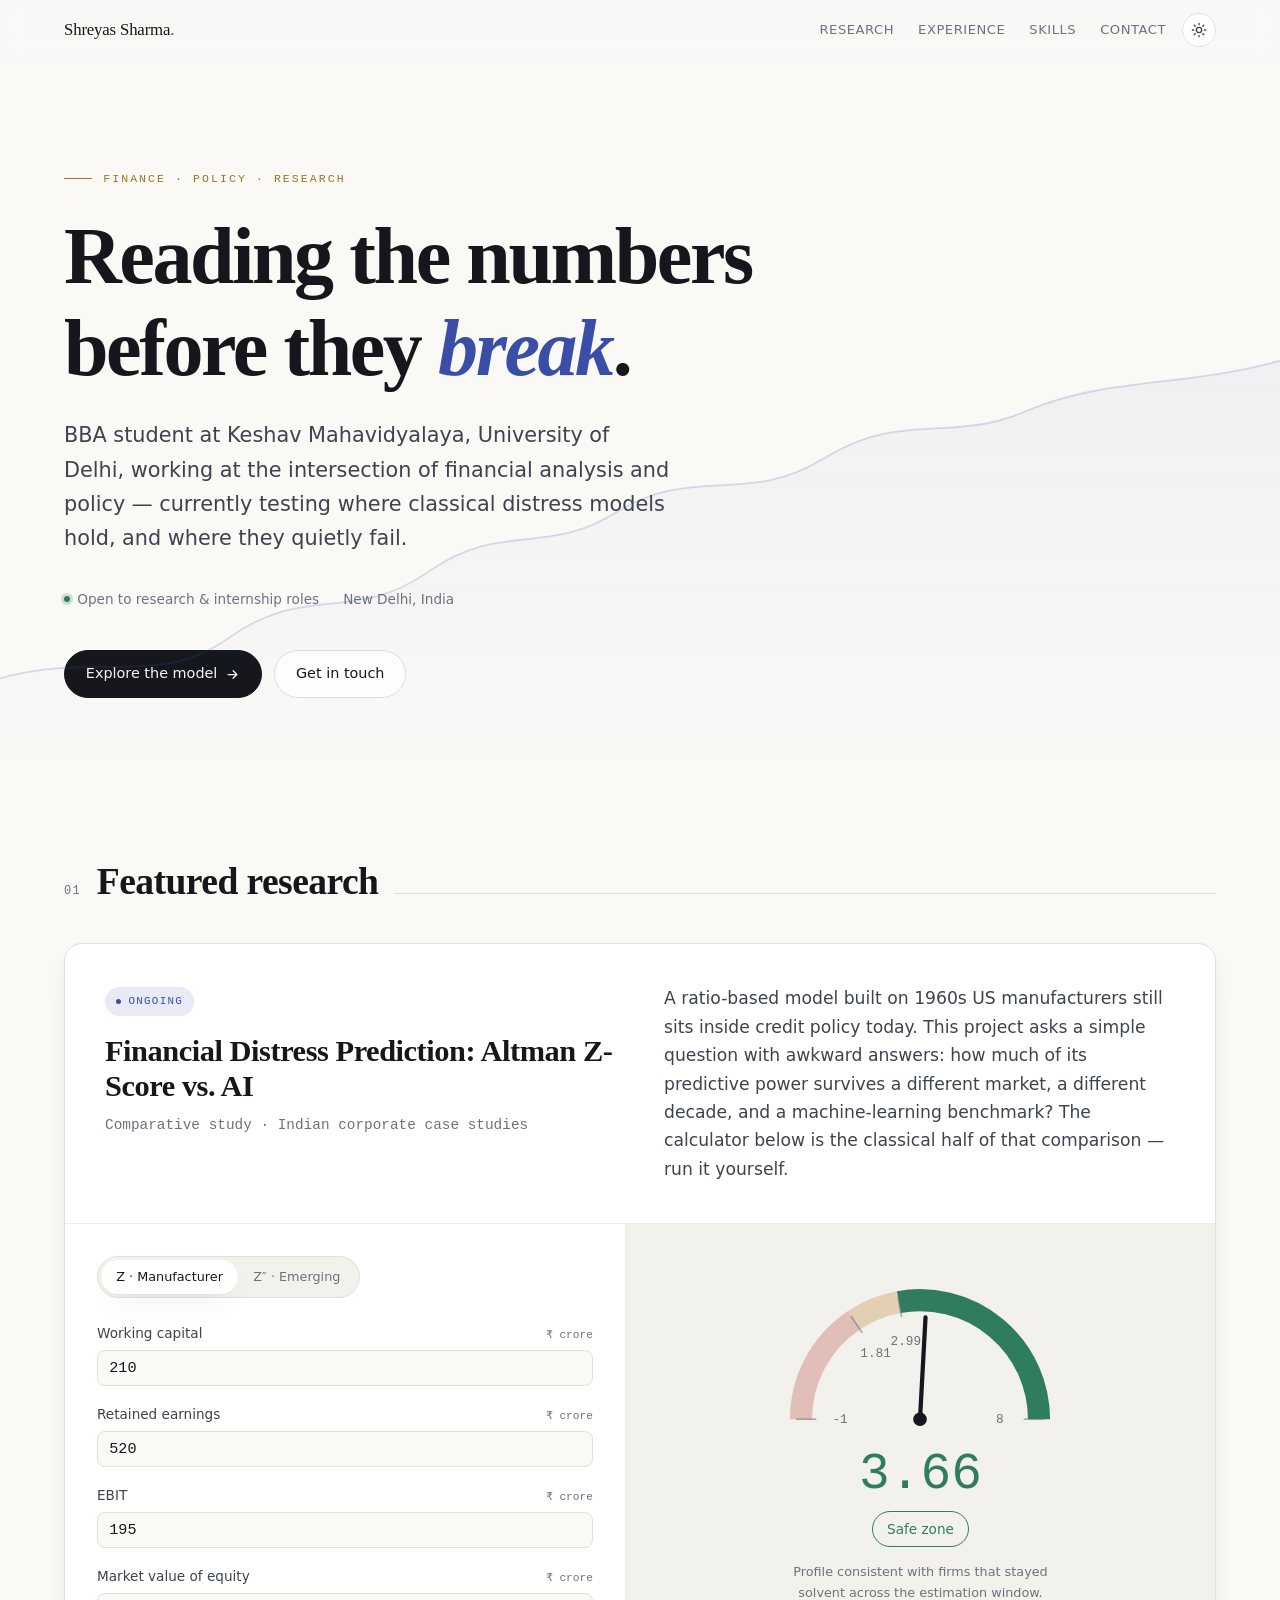
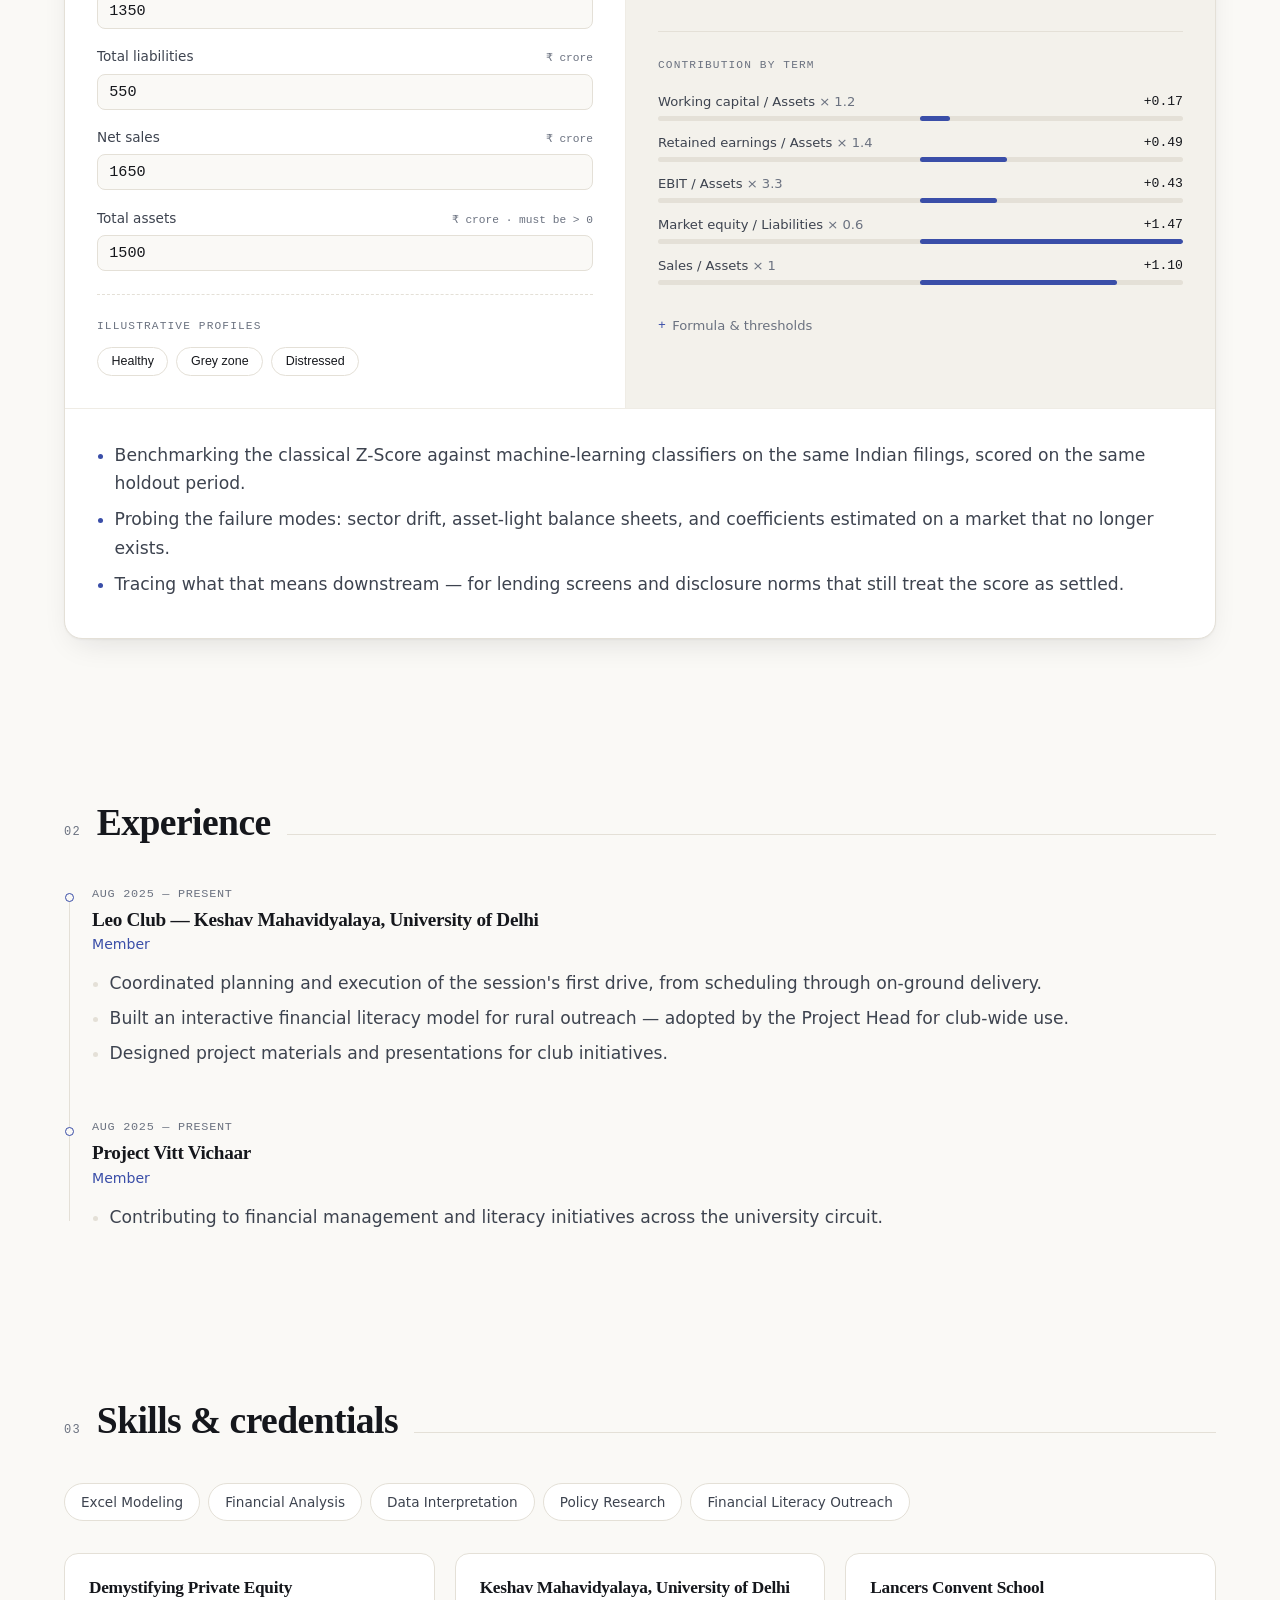
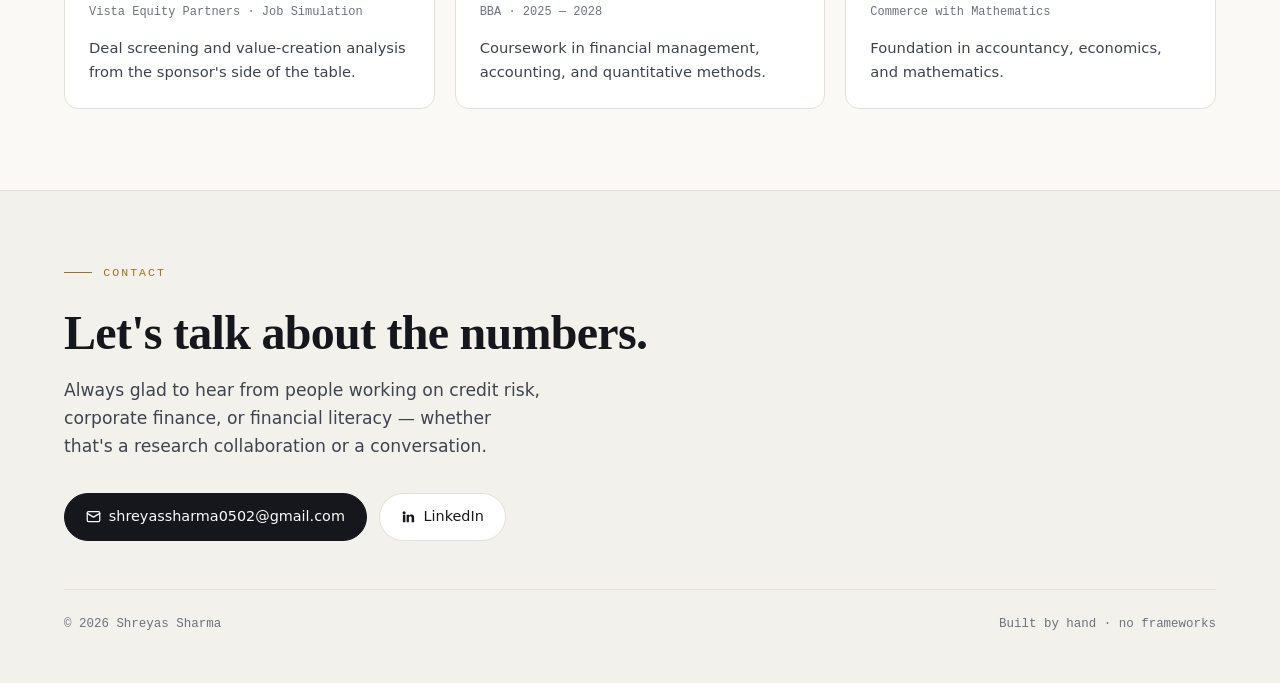
<file: index.html>
<!DOCTYPE html>
<html lang="en" data-theme="auto">
<head>
<meta charset="UTF-8">
<meta name="viewport" content="width=device-width, initial-scale=1">
<title>Shreyas Sharma — Finance &amp; Policy Research</title>
<meta name="description" content="Portfolio of Shreyas Sharma, BBA student at Keshav Mahavidyalaya, University of Delhi. Financial analysis, distress prediction research, and Excel modeling.">
<meta name="color-scheme" content="light dark">
<link rel="icon" href="data:image/svg+xml,<svg xmlns='http://www.w3.org/2000/svg' viewBox='0 0 100 100'><text y='.9em' font-size='90'>📈</text></svg>">
<style>
/* ─────────────────────────────────────────────────────────────
   Tokens
   ───────────────────────────────────────────────────────────── */
:root {
  --bg:        #faf9f6;
  --bg-tint:   #f3f1eb;
  --surface:   #ffffff;
  --ink:       #15171c;
  --ink-soft:  #3d434f;
  --muted:     #6b7280;
  --line:      #e4e0d7;
  --line-soft: #efece5;
  --accent:    #3a4ea8;
  --accent-dim:#e8eaf6;
  --gold:      #9a7524;
  --safe:      #2f7d5d;
  --grey-zone: #b7791f;
  --distress:  #b23b32;
  --shadow:    0 1px 2px rgba(21,23,28,.04), 0 12px 32px -12px rgba(21,23,28,.14);

  --serif: ui-serif, "Iowan Old Style", "Palatino Linotype", Palatino, Georgia, "Times New Roman", serif;
  --sans:  ui-sans-serif, system-ui, -apple-system, "Segoe UI", Roboto, "Helvetica Neue", Arial, sans-serif;
  --mono:  ui-monospace, "SF Mono", "Cascadia Mono", "Roboto Mono", Menlo, Consolas, monospace;

  --measure: 68ch;
  --gut: clamp(1.25rem, 4vw, 2.5rem);
  --ease: cubic-bezier(.22,.61,.36,1);
}

@media (prefers-color-scheme: dark) {
  :root:not([data-theme="light"]) {
    --bg:        #101215;
    --bg-tint:   #16191e;
    --surface:   #171a1f;
    --ink:       #eceef2;
    --ink-soft:  #c3c8d2;
    --muted:     #8d94a1;
    --line:      #272c34;
    --line-soft: #1f242b;
    --accent:    #96a6ff;
    --accent-dim:#1c2136;
    --gold:      #d8b263;
    --safe:      #5fbd92;
    --grey-zone: #dcae5a;
    --distress:  #e5776c;
    --shadow:    0 1px 2px rgba(0,0,0,.4), 0 18px 40px -18px rgba(0,0,0,.7);
  }
}
:root[data-theme="dark"] {
  --bg:        #101215;
  --bg-tint:   #16191e;
  --surface:   #171a1f;
  --ink:       #eceef2;
  --ink-soft:  #c3c8d2;
  --muted:     #8d94a1;
  --line:      #272c34;
  --line-soft: #1f242b;
  --accent:    #96a6ff;
  --accent-dim:#1c2136;
  --gold:      #d8b263;
  --safe:      #5fbd92;
  --grey-zone: #dcae5a;
  --distress:  #e5776c;
  --shadow:    0 1px 2px rgba(0,0,0,.4), 0 18px 40px -18px rgba(0,0,0,.7);
}

/* ─────────────────────────────────────────────────────────────
   Base
   ───────────────────────────────────────────────────────────── */
*, *::before, *::after { box-sizing: border-box; }
html { -webkit-text-size-adjust: 100%; scroll-behavior: smooth; }
@media (prefers-reduced-motion: reduce) { html { scroll-behavior: auto; } }

body {
  margin: 0;
  background: var(--bg);
  color: var(--ink-soft);
  font-family: var(--sans);
  font-size: clamp(1rem, .97rem + .18vw, 1.075rem);
  line-height: 1.65;
  -webkit-font-smoothing: antialiased;
  text-rendering: optimizeLegibility;
}

h1, h2, h3 { font-family: var(--serif); color: var(--ink); font-weight: 600; line-height: 1.15; letter-spacing: -.015em; margin: 0; }
p { margin: 0 0 1em; max-width: var(--measure); }
a { color: inherit; }

::selection { background: var(--accent); color: var(--bg); }

:focus-visible {
  outline: 2px solid var(--accent);
  outline-offset: 3px;
  border-radius: 3px;
}

.wrap { width: min(72rem, 100% - 2 * var(--gut)); margin-inline: auto; }
.rule { height: 1px; background: var(--line); border: 0; margin: 0; }

.skip {
  position: absolute; left: -9999px; top: 0; z-index: 99;
  background: var(--ink); color: var(--bg); padding: .7rem 1.1rem; border-radius: 0 0 8px 0;
}
.skip:focus { left: 0; }

/* ─────────────────────────────────────────────────────────────
   Nav
   ───────────────────────────────────────────────────────────── */
.nav {
  position: sticky; top: 0; z-index: 20;
  background: color-mix(in srgb, var(--bg) 86%, transparent);
  backdrop-filter: saturate(180%) blur(14px);
  border-bottom: 1px solid transparent;
  transition: border-color .3s var(--ease);
}
.nav[data-stuck="true"] { border-bottom-color: var(--line); }
.nav__inner { display: flex; align-items: center; gap: 1rem; height: 60px; }
.nav__mark {
  font-family: var(--serif); font-size: 1.05rem; color: var(--ink);
  text-decoration: none; letter-spacing: -.01em; margin-right: auto;
}
.nav__mark span { color: var(--accent); }
.nav__links { display: flex; gap: 1.5rem; }
.nav__links a {
  font-size: .82rem; letter-spacing: .04em; text-transform: uppercase;
  color: var(--muted); text-decoration: none; position: relative; padding: .25rem 0;
  transition: color .2s var(--ease);
}
.nav__links a::after {
  content: ""; position: absolute; left: 0; right: 0; bottom: -2px; height: 1px;
  background: var(--accent); transform: scaleX(0); transform-origin: left;
  transition: transform .3s var(--ease);
}
.nav__links a:hover { color: var(--ink); }
.nav__links a:hover::after, .nav__links a[aria-current="true"]::after { transform: scaleX(1); }
.nav__links a[aria-current="true"] { color: var(--ink); }
@media (max-width: 720px) { .nav__links { display: none; } }

.theme-btn {
  display: grid; place-items: center; width: 34px; height: 34px;
  border: 1px solid var(--line); border-radius: 50%;
  background: var(--surface); color: var(--ink-soft); cursor: pointer;
  transition: border-color .2s var(--ease), transform .2s var(--ease);
}
.theme-btn:hover { border-color: var(--accent); transform: rotate(-18deg); }
.theme-btn svg { width: 16px; height: 16px; }
:root[data-theme="dark"] .theme-btn .i-sun,
:root:not([data-theme="light"]) .theme-btn .i-sun { display: none; }
:root[data-theme="dark"] .theme-btn .i-moon,
:root:not([data-theme="light"]) .theme-btn .i-moon { display: block; }
.theme-btn .i-moon { display: none; }
@media (prefers-color-scheme: light) {
  :root:not([data-theme="dark"]) .theme-btn .i-sun { display: block; }
  :root:not([data-theme="dark"]) .theme-btn .i-moon { display: none; }
}
:root[data-theme="light"] .theme-btn .i-sun { display: block; }
:root[data-theme="light"] .theme-btn .i-moon { display: none; }

.progress {
  position: absolute; left: 0; bottom: -1px; height: 2px; width: 100%;
  background: var(--accent); transform: scaleX(var(--p, 0)); transform-origin: left;
}

/* ─────────────────────────────────────────────────────────────
   Hero
   ───────────────────────────────────────────────────────────── */
.hero { position: relative; padding: clamp(4.5rem, 12vh, 8rem) 0 clamp(3.5rem, 9vh, 6rem); overflow: hidden; }
.hero__curve { position: absolute; inset: auto 0 0 0; height: 62%; width: 100%; opacity: .5; pointer-events: none; }
.hero__curve path { fill: none; stroke: var(--accent); stroke-width: 1.25; opacity: .38; }
.hero__curve .fill { fill: url(#curveFade); stroke: none; opacity: .18; }

.eyebrow {
  font-family: var(--mono); font-size: .72rem; letter-spacing: .18em; text-transform: uppercase;
  color: var(--gold); display: flex; align-items: center; gap: .7rem; margin-bottom: 1.4rem;
}
.eyebrow::before { content: ""; width: 28px; height: 1px; background: currentColor; }

.hero h1 { font-size: clamp(2.6rem, 7.5vw, 5rem); letter-spacing: -.03em; }
.hero h1 em { font-style: italic; color: var(--accent); }
.hero__lede { font-size: clamp(1.05rem, .98rem + .5vw, 1.3rem); color: var(--ink-soft); margin-top: 1.5rem; max-width: 46ch; }

.hero__meta { display: flex; flex-wrap: wrap; gap: .5rem 1.5rem; margin-top: 2rem; font-size: .85rem; color: var(--muted); }
.hero__meta span { display: inline-flex; align-items: center; gap: .45rem; }
.dot { width: 6px; height: 6px; border-radius: 50%; background: var(--safe); box-shadow: 0 0 0 3px color-mix(in srgb, var(--safe) 22%, transparent); }

.cta-row { display: flex; flex-wrap: wrap; gap: .75rem; margin-top: 2.5rem; }
.btn {
  display: inline-flex; align-items: center; gap: .5rem;
  padding: .7rem 1.3rem; border-radius: 999px; font-size: .9rem; font-weight: 500;
  text-decoration: none; border: 1px solid var(--line); background: var(--surface); color: var(--ink);
  transition: transform .2s var(--ease), border-color .2s var(--ease), box-shadow .2s var(--ease);
}
.btn:hover { transform: translateY(-2px); border-color: var(--accent); box-shadow: var(--shadow); }
.btn--solid { background: var(--ink); color: var(--bg); border-color: var(--ink); }
.btn--solid:hover { border-color: var(--ink); }
.btn svg { width: 15px; height: 15px; }

/* ─────────────────────────────────────────────────────────────
   Sections
   ───────────────────────────────────────────────────────────── */
section { padding: clamp(3.5rem, 9vh, 6rem) 0; }
.sec-head { display: flex; align-items: baseline; gap: 1rem; margin-bottom: 2.5rem; }
.sec-head__num { font-family: var(--mono); font-size: .75rem; color: var(--muted); letter-spacing: .1em; }
.sec-head h2 { font-size: clamp(1.6rem, 3.6vw, 2.35rem); }
.sec-head__line { flex: 1; height: 1px; background: var(--line); }

/* ─────────────────────────────────────────────────────────────
   Research + model
   ───────────────────────────────────────────────────────────── */
.research {
  background: var(--surface); border: 1px solid var(--line); border-radius: 18px;
  box-shadow: var(--shadow); overflow: hidden;
}
.research__head {
  padding: clamp(1.5rem, 4vw, 2.5rem); border-bottom: 1px solid var(--line-soft);
  display: grid; gap: 1rem clamp(1.5rem, 4vw, 3rem); align-items: start;
}
@media (min-width: 900px) {
  .research__head { grid-template-columns: minmax(0, 1fr) minmax(0, 1fr); }
}
.research__head p:last-child { margin-bottom: 0; }
.badge {
  display: inline-flex; align-items: center; gap: .45rem;
  font-family: var(--mono); font-size: .68rem; letter-spacing: .12em; text-transform: uppercase;
  color: var(--accent); background: var(--accent-dim); padding: .35rem .7rem; border-radius: 999px;
  margin-bottom: 1.1rem;
}
.badge::before { content: ""; width: 5px; height: 5px; border-radius: 50%; background: currentColor; }
.research h3 { font-size: clamp(1.35rem, 3vw, 1.9rem); margin-bottom: .6rem; }
.research__sub { color: var(--muted); font-size: .9rem; font-family: var(--mono); margin-bottom: 0; }

.model { display: grid; grid-template-columns: minmax(0, 1fr) minmax(0, 1.05fr); }
@media (max-width: 860px) { .model { grid-template-columns: 1fr; } }

.model__inputs { padding: clamp(1.25rem, 3.5vw, 2rem); border-right: 1px solid var(--line-soft); }
@media (max-width: 860px) { .model__inputs { border-right: 0; border-bottom: 1px solid var(--line-soft); } }
.model__output { padding: clamp(1.25rem, 3.5vw, 2rem); background: var(--bg-tint); }

.seg { display: inline-flex; padding: 3px; background: var(--bg-tint); border: 1px solid var(--line); border-radius: 999px; margin-bottom: 1.5rem; }
.model__output .seg { background: var(--surface); }
.seg button {
  border: 0; background: transparent; cursor: pointer; color: var(--muted);
  font: inherit; font-size: .8rem; padding: .4rem .95rem; border-radius: 999px;
  transition: color .2s var(--ease), background .2s var(--ease);
}
.seg button[aria-pressed="true"] { background: var(--surface); color: var(--ink); box-shadow: var(--shadow); }
.model__output .seg button[aria-pressed="true"] { background: var(--bg-tint); }

.field { margin-bottom: 1.05rem; }
.field__row { display: flex; align-items: baseline; justify-content: space-between; gap: 1rem; margin-bottom: .35rem; }
.field label { font-size: .85rem; color: var(--ink-soft); }
.field__hint { font-family: var(--mono); font-size: .7rem; color: var(--muted); }
.field input[type="number"] {
  width: 100%; font-family: var(--mono); font-size: .95rem;
  padding: .5rem .7rem; border: 1px solid var(--line); border-radius: 8px;
  background: var(--bg); color: var(--ink);
  transition: border-color .2s var(--ease);
}
.field input[type="number"]:focus { border-color: var(--accent); }
.field input:invalid { border-color: var(--distress); }

.presets { display: flex; flex-wrap: wrap; gap: .5rem; margin-top: 1.4rem; padding-top: 1.4rem; border-top: 1px dashed var(--line); }
.presets .btn { padding: .4rem .85rem; font-size: .78rem; }
.presets__label { width: 100%; font-family: var(--mono); font-size: .7rem; letter-spacing: .1em; text-transform: uppercase; color: var(--muted); margin-bottom: .2rem; }

/* Gauge */
.gauge { width: 100%; max-width: 340px; margin: 0 auto; display: block; }
.gauge .band { fill: none; stroke-linecap: butt; stroke-width: 13; opacity: .28; }
.gauge .band--active { opacity: 1; }
.gauge .needle { stroke: var(--ink); stroke-width: 2.5; stroke-linecap: round; transition: transform .7s var(--ease); transform-origin: 100px 96px; }
.gauge .hub { fill: var(--ink); }
.gauge .tick { stroke: var(--muted); stroke-width: 1; opacity: .55; }
.gauge .tick-label { fill: var(--muted); font-family: var(--mono); font-size: 7.5px; text-anchor: middle; }

.readout { text-align: center; margin-top: -.5rem; }
.readout__score { font-family: var(--mono); font-size: clamp(2.4rem, 8vw, 3.2rem); color: var(--ink); line-height: 1; font-variant-numeric: tabular-nums; }
.readout__zone { display: inline-flex; align-items: center; gap: .5rem; margin-top: .7rem; font-size: .85rem; font-weight: 500; padding: .35rem .9rem; border-radius: 999px; border: 1px solid currentColor; }
.readout__note { font-size: .8rem; color: var(--muted); margin: .9rem auto 0; max-width: 34ch; }

.terms { margin-top: 1.75rem; padding-top: 1.5rem; border-top: 1px solid var(--line); }
.terms__title { font-family: var(--mono); font-size: .7rem; letter-spacing: .1em; text-transform: uppercase; color: var(--muted); margin-bottom: 1rem; }
.term { display: grid; grid-template-columns: 1fr auto; gap: .2rem .8rem; align-items: center; margin-bottom: .7rem; }
.term__name { font-size: .82rem; color: var(--ink-soft); }
.term__val { font-family: var(--mono); font-size: .82rem; color: var(--ink); font-variant-numeric: tabular-nums; }
.term__bar { grid-column: 1 / -1; height: 5px; border-radius: 3px; background: var(--line); overflow: hidden; position: relative; }
.term__bar i {
  position: absolute; top: 0; bottom: 0; left: 50%; display: block; border-radius: 3px;
  background: var(--accent); transition: width .6s var(--ease), left .6s var(--ease), background .3s var(--ease);
}
.term__bar i[data-neg="true"] { background: var(--distress); }

.disclosure { margin-top: 1.5rem; }
.disclosure summary { cursor: pointer; font-size: .82rem; color: var(--muted); list-style: none; display: inline-flex; align-items: center; gap: .4rem; }
.disclosure summary::-webkit-details-marker { display: none; }
.disclosure summary::before { content: "+"; font-family: var(--mono); color: var(--accent); }
.disclosure[open] summary::before { content: "−"; }
.disclosure__body { margin-top: .9rem; font-size: .85rem; color: var(--muted); }
.disclosure__body code { font-family: var(--mono); font-size: .82em; background: var(--bg-tint); padding: .1rem .35rem; border-radius: 4px; color: var(--ink-soft); }

.research__notes { padding: clamp(1.25rem, 3.5vw, 2rem); border-top: 1px solid var(--line-soft); }
.research__notes ul { margin: 0; padding-left: 1.1rem; }
.research__notes li { margin-bottom: .5rem; }
.research__notes li::marker { color: var(--accent); }

/* ─────────────────────────────────────────────────────────────
   Timeline
   ───────────────────────────────────────────────────────────── */
.timeline { position: relative; padding-left: 1.75rem; }
.timeline::before { content: ""; position: absolute; left: 5px; top: .6rem; bottom: .6rem; width: 1px; background: var(--line); }
.entry { position: relative; padding-bottom: 2.75rem; }
.entry:last-child { padding-bottom: 0; }
.entry::before {
  content: ""; position: absolute; left: calc(-1.75rem + 1px); top: .55rem;
  width: 9px; height: 9px; border-radius: 50%; background: var(--bg); border: 1.5px solid var(--accent);
}
.entry__when { font-family: var(--mono); font-size: .74rem; letter-spacing: .06em; color: var(--muted); text-transform: uppercase; }
.entry h3 { font-size: 1.2rem; margin: .3rem 0 .15rem; }
.entry__role { font-size: .88rem; color: var(--accent); margin-bottom: .8rem; }
.entry ul { margin: 0; padding-left: 1.1rem; }
.entry li { margin-bottom: .4rem; }
.entry li::marker { color: var(--line); }

/* ─────────────────────────────────────────────────────────────
   Skills / education
   ───────────────────────────────────────────────────────────── */
.grid-2 { display: grid; gap: 1.25rem; grid-template-columns: repeat(auto-fit, minmax(min(100%, 17rem), 1fr)); }
.card {
  background: var(--surface); border: 1px solid var(--line); border-radius: 14px;
  padding: 1.5rem; transition: transform .3s var(--ease), border-color .3s var(--ease), box-shadow .3s var(--ease);
}
.card:hover { transform: translateY(-3px); border-color: color-mix(in srgb, var(--accent) 45%, var(--line)); box-shadow: var(--shadow); }
.card h3 { font-size: 1.08rem; margin-bottom: .3rem; }
.card__meta { font-family: var(--mono); font-size: .75rem; color: var(--muted); }
.card p { margin-top: .8rem; margin-bottom: 0; font-size: .92rem; }

.pills { display: flex; flex-wrap: wrap; gap: .5rem; margin-bottom: 2rem; }
.pill {
  font-size: .85rem; padding: .45rem 1rem; border-radius: 999px;
  border: 1px solid var(--line); background: var(--surface); color: var(--ink-soft);
  transition: color .2s var(--ease), border-color .2s var(--ease), background .2s var(--ease);
}
.pill:hover { color: var(--accent); border-color: var(--accent); background: var(--accent-dim); }

/* ─────────────────────────────────────────────────────────────
   Footer
   ───────────────────────────────────────────────────────────── */
.foot { padding: clamp(3.5rem, 8vh, 5.5rem) 0 3rem; border-top: 1px solid var(--line); background: var(--bg-tint); }
.foot h2 { font-size: clamp(1.8rem, 5vw, 3rem); margin-bottom: 1rem; }
.foot__links { display: flex; flex-wrap: wrap; gap: .75rem; margin: 2rem 0 3rem; }
.foot__base { display: flex; flex-wrap: wrap; gap: .5rem 1.5rem; justify-content: space-between; font-size: .78rem; color: var(--muted); font-family: var(--mono); }

/* ─────────────────────────────────────────────────────────────
   Reveal
   ───────────────────────────────────────────────────────────── */
.reveal { opacity: 0; transform: translateY(14px); transition: opacity .7s var(--ease), transform .7s var(--ease); }
.reveal.is-in { opacity: 1; transform: none; }
.reveal[data-d="1"] { transition-delay: .08s; }
.reveal[data-d="2"] { transition-delay: .16s; }
.reveal[data-d="3"] { transition-delay: .24s; }
.reveal[data-d="4"] { transition-delay: .32s; }

@media (prefers-reduced-motion: reduce) {
  .reveal { opacity: 1; transform: none; transition: none; }
  *, *::before, *::after { animation-duration: .001ms !important; transition-duration: .001ms !important; }
}
</style>
</head>
<body>

<a class="skip" href="#main">Skip to content</a>

<nav class="nav" id="nav">
  <div class="wrap nav__inner">
    <a class="nav__mark" href="#top">Shreyas Sharma<span>.</span></a>
    <div class="nav__links">
      <a href="#research">Research</a>
      <a href="#experience">Experience</a>
      <a href="#skills">Skills</a>
      <a href="#contact">Contact</a>
    </div>
    <button class="theme-btn" id="themeBtn" type="button" aria-label="Switch colour theme">
      <svg class="i-sun" viewBox="0 0 24 24" fill="none" stroke="currentColor" stroke-width="2" stroke-linecap="round" aria-hidden="true">
        <circle cx="12" cy="12" r="4"/><path d="M12 2v2M12 20v2M4.9 4.9l1.4 1.4M17.7 17.7l1.4 1.4M2 12h2M20 12h2M4.9 19.1l1.4-1.4M17.7 6.3l1.4-1.4"/>
      </svg>
      <svg class="i-moon" viewBox="0 0 24 24" fill="none" stroke="currentColor" stroke-width="2" stroke-linecap="round" stroke-linejoin="round" aria-hidden="true">
        <path d="M21 12.8A9 9 0 1 1 11.2 3a7 7 0 0 0 9.8 9.8z"/>
      </svg>
    </button>
  </div>
  <div class="progress" id="progress"></div>
</nav>

<main id="main">
<span id="top"></span>

<!-- ── Hero ─────────────────────────────────────────────────── -->
<header class="hero">
  <svg class="hero__curve" viewBox="0 0 1200 300" preserveAspectRatio="none" aria-hidden="true">
    <defs>
      <linearGradient id="curveFade" x1="0" y1="0" x2="0" y2="1">
        <stop offset="0%" stop-color="var(--accent)" stop-opacity=".55"/>
        <stop offset="100%" stop-color="var(--accent)" stop-opacity="0"/>
      </linearGradient>
    </defs>
    <path class="fill" d="M0,232 C90,214 150,238 214,205 C288,167 330,196 402,160 C470,126 512,150 578,120 C650,88 700,116 772,84 C846,51 890,74 962,52 C1036,29 1110,36 1200,18 L1200,300 L0,300 Z"/>
    <path id="curveLine" d="M0,232 C90,214 150,238 214,205 C288,167 330,196 402,160 C470,126 512,150 578,120 C650,88 700,116 772,84 C846,51 890,74 962,52 C1036,29 1110,36 1200,18"/>
  </svg>

  <div class="wrap">
    <p class="eyebrow reveal">Finance &middot; Policy &middot; Research</p>
    <h1 class="reveal" data-d="1">Reading the numbers<br>before they <em>break</em>.</h1>
    <p class="hero__lede reveal" data-d="2">
      BBA student at Keshav Mahavidyalaya, University of Delhi, working at the intersection of
      financial analysis and policy — currently testing where classical distress models hold,
      and where they quietly fail.
    </p>
    <div class="hero__meta reveal" data-d="3">
      <span><i class="dot"></i> Open to research &amp; internship roles</span>
      <span>New Delhi, India</span>
    </div>
    <div class="cta-row reveal" data-d="4">
      <a class="btn btn--solid" href="#research">
        Explore the model
        <svg viewBox="0 0 24 24" fill="none" stroke="currentColor" stroke-width="2" stroke-linecap="round" stroke-linejoin="round" aria-hidden="true"><path d="M5 12h14M13 6l6 6-6 6"/></svg>
      </a>
      <a class="btn" href="#contact">Get in touch</a>
    </div>
  </div>
</header>

<!-- ── Research ─────────────────────────────────────────────── -->
<section id="research" class="wrap">
  <div class="sec-head reveal">
    <span class="sec-head__num">01</span>
    <h2>Featured research</h2>
    <span class="sec-head__line"></span>
  </div>

  <article class="research reveal" data-d="1">
    <div class="research__head">
      <div>
        <span class="badge">Ongoing</span>
        <h3>Financial Distress Prediction: Altman Z-Score vs. AI</h3>
        <p class="research__sub">Comparative study &middot; Indian corporate case studies</p>
      </div>
      <p>
        A ratio-based model built on 1960s US manufacturers still sits inside credit policy today.
        This project asks a simple question with awkward answers: how much of its predictive power
        survives a different market, a different decade, and a machine-learning benchmark?
        The calculator below is the classical half of that comparison — run it yourself.
      </p>
    </div>

    <div class="model">
      <!-- Inputs -->
      <form class="model__inputs" id="zForm" novalidate>
        <div class="seg" role="group" aria-label="Choose model variant">
          <button type="button" id="btnZ" aria-pressed="true">Z &middot; Manufacturer</button>
          <button type="button" id="btnZ2" aria-pressed="false">Z″ &middot; Emerging</button>
        </div>

        <div class="field">
          <div class="field__row"><label for="wc">Working capital</label><span class="field__hint">₹ crore</span></div>
          <input type="number" id="wc" value="210" step="any" inputmode="decimal">
        </div>
        <div class="field">
          <div class="field__row"><label for="re">Retained earnings</label><span class="field__hint">₹ crore</span></div>
          <input type="number" id="re" value="520" step="any" inputmode="decimal">
        </div>
        <div class="field">
          <div class="field__row"><label for="ebit">EBIT</label><span class="field__hint">₹ crore</span></div>
          <input type="number" id="ebit" value="195" step="any" inputmode="decimal">
        </div>
        <div class="field">
          <div class="field__row">
            <label for="eq" id="eqLabel">Market value of equity</label><span class="field__hint">₹ crore</span>
          </div>
          <input type="number" id="eq" value="1350" step="any" inputmode="decimal">
        </div>
        <div class="field">
          <div class="field__row"><label for="tl">Total liabilities</label><span class="field__hint">₹ crore</span></div>
          <input type="number" id="tl" value="550" step="any" inputmode="decimal">
        </div>
        <div class="field" id="salesField">
          <div class="field__row"><label for="sales">Net sales</label><span class="field__hint">₹ crore</span></div>
          <input type="number" id="sales" value="1650" step="any" inputmode="decimal">
        </div>
        <div class="field">
          <div class="field__row"><label for="ta">Total assets</label><span class="field__hint">₹ crore &middot; must be &gt; 0</span></div>
          <input type="number" id="ta" value="1500" step="any" min="0.0001" inputmode="decimal">
        </div>

        <div class="presets">
          <span class="presets__label">Illustrative profiles</span>
          <button class="btn" type="button" data-preset="healthy">Healthy</button>
          <button class="btn" type="button" data-preset="grey">Grey zone</button>
          <button class="btn" type="button" data-preset="distress">Distressed</button>
        </div>
      </form>

      <!-- Output -->
      <div class="model__output">
        <svg class="gauge" viewBox="0 0 200 118" role="img" aria-labelledby="gaugeTitle">
          <title id="gaugeTitle">Distress zone gauge</title>
          <g id="bands"></g>
          <g id="ticks"></g>
          <line class="needle" id="needle" x1="100" y1="96" x2="100" y2="36"/>
          <circle class="hub" cx="100" cy="96" r="4"/>
        </svg>

        <div class="readout">
          <div class="readout__score" id="score" aria-live="polite">3.66</div>
          <div class="readout__zone" id="zone">Safe zone</div>
          <p class="readout__note" id="note"></p>
        </div>

        <div class="terms">
          <div class="terms__title">Contribution by term</div>
          <div id="termList"></div>
        </div>

        <details class="disclosure">
          <summary>Formula &amp; thresholds</summary>
          <div class="disclosure__body" id="formulaBody"></div>
        </details>
      </div>
    </div>

    <div class="research__notes">
      <ul>
        <li>Benchmarking the classical Z-Score against machine-learning classifiers on the same Indian filings, scored on the same holdout period.</li>
        <li>Probing the failure modes: sector drift, asset-light balance sheets, and coefficients estimated on a market that no longer exists.</li>
        <li>Tracing what that means downstream — for lending screens and disclosure norms that still treat the score as settled.</li>
      </ul>
    </div>
  </article>
</section>

<!-- ── Experience ───────────────────────────────────────────── -->
<section id="experience" class="wrap">
  <div class="sec-head reveal">
    <span class="sec-head__num">02</span>
    <h2>Experience</h2>
    <span class="sec-head__line"></span>
  </div>

  <div class="timeline">
    <article class="entry reveal">
      <div class="entry__when">Aug 2025 — Present</div>
      <h3>Leo Club — Keshav Mahavidyalaya, University of Delhi</h3>
      <div class="entry__role">Member</div>
      <ul>
        <li>Coordinated planning and execution of the session's first drive, from scheduling through on-ground delivery.</li>
        <li>Built an interactive financial literacy model for rural outreach — adopted by the Project Head for club-wide use.</li>
        <li>Designed project materials and presentations for club initiatives.</li>
      </ul>
    </article>

    <article class="entry reveal" data-d="1">
      <div class="entry__when">Aug 2025 — Present</div>
      <h3>Project Vitt Vichaar</h3>
      <div class="entry__role">Member</div>
      <ul>
        <li>Contributing to financial management and literacy initiatives across the university circuit.</li>
      </ul>
    </article>
  </div>
</section>

<!-- ── Skills ───────────────────────────────────────────────── -->
<section id="skills" class="wrap">
  <div class="sec-head reveal">
    <span class="sec-head__num">03</span>
    <h2>Skills &amp; credentials</h2>
    <span class="sec-head__line"></span>
  </div>

  <div class="pills reveal">
    <span class="pill">Excel Modeling</span>
    <span class="pill">Financial Analysis</span>
    <span class="pill">Data Interpretation</span>
    <span class="pill">Policy Research</span>
    <span class="pill">Financial Literacy Outreach</span>
  </div>

  <div class="grid-2">
    <div class="card reveal">
      <h3>Demystifying Private Equity</h3>
      <div class="card__meta">Vista Equity Partners · Job Simulation</div>
      <p>Deal screening and value-creation analysis from the sponsor's side of the table.</p>
    </div>
    <div class="card reveal" data-d="1">
      <h3>Keshav Mahavidyalaya, University of Delhi</h3>
      <div class="card__meta">BBA · 2025 — 2028</div>
      <p>Coursework in financial management, accounting, and quantitative methods.</p>
    </div>
    <div class="card reveal" data-d="2">
      <h3>Lancers Convent School</h3>
      <div class="card__meta">Commerce with Mathematics</div>
      <p>Foundation in accountancy, economics, and mathematics.</p>
    </div>
  </div>
</section>
</main>

<!-- ── Footer ───────────────────────────────────────────────── -->
<footer class="foot" id="contact">
  <div class="wrap">
    <p class="eyebrow reveal">Contact</p>
    <h2 class="reveal" data-d="1">Let's talk about the numbers.</h2>
    <p class="reveal" data-d="2" style="max-width:44ch;color:var(--ink-soft)">
      Always glad to hear from people working on credit risk, corporate finance, or financial
      literacy — whether that's a research collaboration or a conversation.
    </p>
    <div class="foot__links reveal" data-d="3">
      <a class="btn btn--solid" href="mailto:shreyassharma0502@gmail.com">
        <svg viewBox="0 0 24 24" fill="none" stroke="currentColor" stroke-width="2" stroke-linecap="round" stroke-linejoin="round" aria-hidden="true"><rect x="2" y="4" width="20" height="16" rx="2"/><path d="m2 7 10 6 10-6"/></svg>
        shreyassharma0502@gmail.com
      </a>
      <a class="btn" href="https://www.linkedin.com/in/shreyas-sharma-43b577383" target="_blank" rel="noopener noreferrer">
        <svg viewBox="0 0 24 24" fill="currentColor" aria-hidden="true"><path d="M4.98 3.5a2.5 2.5 0 1 1 0 5 2.5 2.5 0 0 1 0-5zM3 9h4v12H3zM9 9h3.8v1.7h.05c.53-.95 1.83-1.95 3.77-1.95C20.5 8.75 21 11.1 21 14.1V21h-4v-6.1c0-1.45-.03-3.3-2.02-3.3-2.02 0-2.33 1.57-2.33 3.2V21H9z"/></svg>
        LinkedIn
      </a>
    </div>
    <hr class="rule">
    <div class="foot__base" style="padding-top:1.5rem">
      <span>© 2026 Shreyas Sharma</span>
      <span>Built by hand · no frameworks</span>
    </div>
  </div>
</footer>

<script>
(() => {
  'use strict';

  /* ── Theme ──────────────────────────────────────────────── */
  const root = document.documentElement;

  /* Storage is unavailable in private modes and sandboxed frames — a bare
     access throws and would take the rest of this script down with it. */
  const store = {
    get(k)    { try { return localStorage.getItem(k); } catch { return null; } },
    set(k, v) { try { localStorage.setItem(k, v); } catch { /* not fatal */ } }
  };

  const saved = store.get('theme');
  if (saved === 'light' || saved === 'dark') root.setAttribute('data-theme', saved);

  document.getElementById('themeBtn').addEventListener('click', () => {
    const prefersDark = matchMedia('(prefers-color-scheme: dark)').matches;
    const current = root.getAttribute('data-theme');
    const isDark = current === 'dark' || (current !== 'light' && prefersDark);
    const next = isDark ? 'light' : 'dark';
    root.setAttribute('data-theme', next);
    store.set('theme', next);
  });

  /* ── Nav: scroll progress, stuck state, active link ──────── */
  const nav = document.getElementById('nav');
  const progress = document.getElementById('progress');
  const links = [...document.querySelectorAll('.nav__links a')];
  const sections = links
    .map(a => document.querySelector(a.getAttribute('href')))
    .filter(Boolean);

  const onScroll = () => {
    const max = document.documentElement.scrollHeight - innerHeight;
    progress.style.setProperty('--p', max > 0 ? scrollY / max : 0);
    nav.dataset.stuck = scrollY > 8;

    let active = -1;
    sections.forEach((sec, i) => {
      if (sec.getBoundingClientRect().top <= innerHeight * 0.35) active = i;
    });
    links.forEach((a, i) => a.setAttribute('aria-current', String(i === active)));
  };
  addEventListener('scroll', onScroll, { passive: true });
  addEventListener('resize', onScroll);
  onScroll();

  /* ── Reveal on enter ────────────────────────────────────── */
  const items = document.querySelectorAll('.reveal');
  if (!matchMedia('(prefers-reduced-motion: reduce)').matches && 'IntersectionObserver' in window) {
    const io = new IntersectionObserver((entries, obs) => {
      entries.forEach(e => {
        if (e.isIntersecting) { e.target.classList.add('is-in'); obs.unobserve(e.target); }
      });
    }, { rootMargin: '0px 0px -8% 0px', threshold: 0.05 });
    items.forEach(el => io.observe(el));
  } else {
    items.forEach(el => el.classList.add('is-in'));
  }

  /* ── Hero curve: draw-on ────────────────────────────────── */
  const curve = document.getElementById('curveLine');
  if (curve && !matchMedia('(prefers-reduced-motion: reduce)').matches) {
    const len = curve.getTotalLength();
    curve.style.strokeDasharray = len;
    curve.style.strokeDashoffset = len;
    curve.animate(
      [{ strokeDashoffset: len }, { strokeDashoffset: 0 }],
      { duration: 2200, easing: 'cubic-bezier(.22,.61,.36,1)', fill: 'forwards' }
    );
  }

  /* ── Altman Z-Score model ───────────────────────────────────
     Z   (listed manufacturers, Altman 1968)
       1.2·X1 + 1.4·X2 + 3.3·X3 + 0.6·X4 + 1.0·X5
     Z'' (non-manufacturing / emerging markets, Altman 1995)
       6.56·X1 + 3.26·X2 + 6.72·X3 + 1.05·X4′   (EM score = Z'' + 3.25)
     ─────────────────────────────────────────────────────────── */
  const MODELS = {
    z: {
      label: 'Z',
      equityLabel: 'Market value of equity',
      usesSales: true,
      domain: [-1, 8],
      cuts: [1.81, 2.99],
      terms: [
        { key: 'x1', w: 1.2, name: 'Working capital / Assets' },
        { key: 'x2', w: 1.4, name: 'Retained earnings / Assets' },
        { key: 'x3', w: 3.3, name: 'EBIT / Assets' },
        { key: 'x4', w: 0.6, name: 'Market equity / Liabilities' },
        { key: 'x5', w: 1.0, name: 'Sales / Assets' }
      ],
      formula:
        '<code>Z = 1.2·X₁ + 1.4·X₂ + 3.3·X₃ + 0.6·X₄ + 1.0·X₅</code>' +
        '<p style="margin:.7rem 0 0">Altman (1968), estimated on listed US manufacturers. ' +
        'Distress below <strong>1.81</strong>, safe above <strong>2.99</strong>, grey in between.</p>'
    },
    z2: {
      label: 'Z″',
      equityLabel: 'Book value of equity',
      usesSales: false,
      domain: [-2, 10],
      cuts: [1.1, 2.6],
      terms: [
        { key: 'x1', w: 6.56, name: 'Working capital / Assets' },
        { key: 'x2', w: 3.26, name: 'Retained earnings / Assets' },
        { key: 'x3', w: 6.72, name: 'EBIT / Assets' },
        { key: 'x4', w: 1.05, name: 'Book equity / Liabilities' }
      ],
      formula:
        '<code>Z″ = 6.56·X₁ + 3.26·X₂ + 6.72·X₃ + 1.05·X₄</code>' +
        '<p style="margin:.7rem 0 0">Altman (1995) for non-manufacturers and emerging markets — ' +
        'asset turnover is dropped so the score stops punishing asset-light and service firms. ' +
        'Distress below <strong>1.1</strong>, safe above <strong>2.6</strong>. ' +
        'The emerging-market credit score adds a constant of 3.25.</p>'
    }
  };

  const PRESETS = {
    healthy:  { wc: 210, re: 520,  ebit: 195, eq: 1350, tl: 550,  sales: 1650, ta: 1500 },
    grey:     { wc: 120, re: 260,  ebit: 110, eq: 700,  tl: 800,  sales: 1900, ta: 1500 },
    distress: { wc: -60, re: -120, ebit: -40, eq: 210,  tl: 1350, sales: 780,  ta: 1500 }
  };

  const ids = ['wc', 're', 'ebit', 'eq', 'tl', 'sales', 'ta'];
  const el = Object.fromEntries(ids.map(id => [id, document.getElementById(id)]));
  const scoreEl = document.getElementById('score');
  const zoneEl = document.getElementById('zone');
  const noteEl = document.getElementById('note');
  const termList = document.getElementById('termList');
  const needle = document.getElementById('needle');
  const bandsG = document.getElementById('bands');
  const ticksG = document.getElementById('ticks');
  const formulaBody = document.getElementById('formulaBody');
  const eqLabel = document.getElementById('eqLabel');
  const salesField = document.getElementById('salesField');
  const btnZ = document.getElementById('btnZ');
  const btnZ2 = document.getElementById('btnZ2');

  let modelKey = 'z';

  const num = id => {
    const v = parseFloat(el[id].value);
    return Number.isFinite(v) ? v : 0;
  };
  const fmt = n => (Math.round(n * 100) / 100).toFixed(2);

  /* Gauge geometry: a 180° arc centred at (100, 96), radius 70. */
  const CX = 100, CY = 96, R = 70;
  const polar = (frac, r = R) => {
    const a = Math.PI * (1 - Math.min(1, Math.max(0, frac)));
    return [CX + r * Math.cos(a), CY - r * Math.sin(a)];
  };
  const arc = (f0, f1) => {
    const [x0, y0] = polar(f0), [x1, y1] = polar(f1);
    return `M ${x0.toFixed(2)} ${y0.toFixed(2)} A ${R} ${R} 0 0 1 ${x1.toFixed(2)} ${y1.toFixed(2)}`;
  };

  const svgEl = (tag, attrs) => {
    const node = document.createElementNS('http://www.w3.org/2000/svg', tag);
    for (const [k, v] of Object.entries(attrs)) node.setAttribute(k, v);
    return node;
  };

  function drawGauge(model) {
    const [lo, hi] = model.domain;
    const toFrac = v => (v - lo) / (hi - lo);
    const [c1, c2] = model.cuts;

    bandsG.replaceChildren();
    const zones = [
      { d: arc(0, toFrac(c1)),        color: 'var(--distress)',  id: 0 },
      { d: arc(toFrac(c1), toFrac(c2)), color: 'var(--grey-zone)', id: 1 },
      { d: arc(toFrac(c2), 1),        color: 'var(--safe)',      id: 2 }
    ];
    zones.forEach(z => bandsG.appendChild(
      svgEl('path', { class: 'band', d: z.d, stroke: z.color, 'data-zone': z.id })
    ));

    ticksG.replaceChildren();
    [lo, c1, c2, hi].forEach(v => {
      const f = toFrac(v);
      const [ix, iy] = polar(f, R - 9);
      const [ox, oy] = polar(f, R + 3);
      ticksG.appendChild(svgEl('line', { class: 'tick', x1: ix, y1: iy, x2: ox, y2: oy }));
      const [lx, ly] = polar(f, R - 23);
      const label = svgEl('text', { class: 'tick-label', x: lx, y: ly + 2.5 });
      label.textContent = String(v);
      ticksG.appendChild(label);
    });
  }

  function render() {
    const model = MODELS[modelKey];
    const ta = num('ta');
    const tl = num('tl');

    if (!(ta > 0)) {
      scoreEl.textContent = '—';
      zoneEl.textContent = 'Total assets must be positive';
      zoneEl.style.color = 'var(--muted)';
      noteEl.textContent = 'Every ratio in the model is scaled by total assets.';
      termList.replaceChildren();
      needle.style.transform = 'rotate(-90deg)';
      return;
    }

    const ratios = {
      x1: num('wc') / ta,
      x2: num('re') / ta,
      x3: num('ebit') / ta,
      x4: tl !== 0 ? num('eq') / tl : 0,
      x5: num('sales') / ta
    };

    const parts = model.terms.map(t => ({ ...t, ratio: ratios[t.key], value: t.w * ratios[t.key] }));
    const score = parts.reduce((s, p) => s + p.value, 0);
    const [c1, c2] = model.cuts;
    const zoneIdx = score < c1 ? 0 : score < c2 ? 1 : 2;

    const ZONES = [
      { name: 'Distress zone', color: 'var(--distress)',  note: 'Balance-sheet profile resembling firms that failed within two years in the original samples.' },
      { name: 'Grey zone',     color: 'var(--grey-zone)', note: 'Ambiguous. The model declines to call it — exactly where a second, learned model earns its keep.' },
      { name: 'Safe zone',     color: 'var(--safe)',      note: 'Profile consistent with firms that stayed solvent across the estimation window.' }
    ];
    const zone = ZONES[zoneIdx];

    scoreEl.textContent = fmt(score);
    scoreEl.style.color = zone.color;
    zoneEl.textContent = zone.name;
    zoneEl.style.color = zone.color;
    noteEl.textContent = modelKey === 'z2'
      ? `${zone.note} EM credit score: ${fmt(score + 3.25)}.`
      : zone.note;

    if (tl === 0) noteEl.textContent += ' With zero liabilities, X₄ is treated as 0.';

    bandsG.querySelectorAll('.band').forEach(b =>
      b.classList.toggle('band--active', Number(b.dataset.zone) === zoneIdx));

    const [lo, hi] = model.domain;
    const frac = Math.min(1, Math.max(0, (score - lo) / (hi - lo)));
    needle.style.transform = `rotate(${(frac * 180 - 90).toFixed(2)}deg)`;

    /* Term decomposition — bars diverge from a zero line at centre. */
    const span = Math.max(1, ...parts.map(p => Math.abs(p.value)));
    termList.replaceChildren();
    parts.forEach(p => {
      const row = document.createElement('div');
      row.className = 'term';
      const pct = (Math.abs(p.value) / span) * 50;
      row.innerHTML =
        `<span class="term__name">${p.name} <span style="color:var(--muted)">× ${p.w}</span></span>` +
        `<span class="term__val">${p.value >= 0 ? '+' : '−'}${fmt(Math.abs(p.value))}</span>` +
        `<span class="term__bar"><i data-neg="${p.value < 0}" style="width:${pct.toFixed(2)}%;` +
        `left:${(p.value < 0 ? 50 - pct : 50).toFixed(2)}%"></i></span>`;
      termList.appendChild(row);
    });
  }

  function setModel(key) {
    modelKey = key;
    const model = MODELS[key];
    btnZ.setAttribute('aria-pressed', String(key === 'z'));
    btnZ2.setAttribute('aria-pressed', String(key === 'z2'));
    eqLabel.textContent = model.equityLabel;
    salesField.hidden = !model.usesSales;
    salesField.style.display = model.usesSales ? '' : 'none';
    formulaBody.innerHTML = model.formula;
    drawGauge(model);
    render();
  }

  ids.forEach(id => el[id].addEventListener('input', render));
  btnZ.addEventListener('click', () => setModel('z'));
  btnZ2.addEventListener('click', () => setModel('z2'));

  document.querySelectorAll('[data-preset]').forEach(btn => {
    btn.addEventListener('click', () => {
      const p = PRESETS[btn.dataset.preset];
      ids.forEach(id => { el[id].value = p[id]; });
      render();
    });
  });

  setModel('z');
})();
</script>
</body>
</html>
</file>
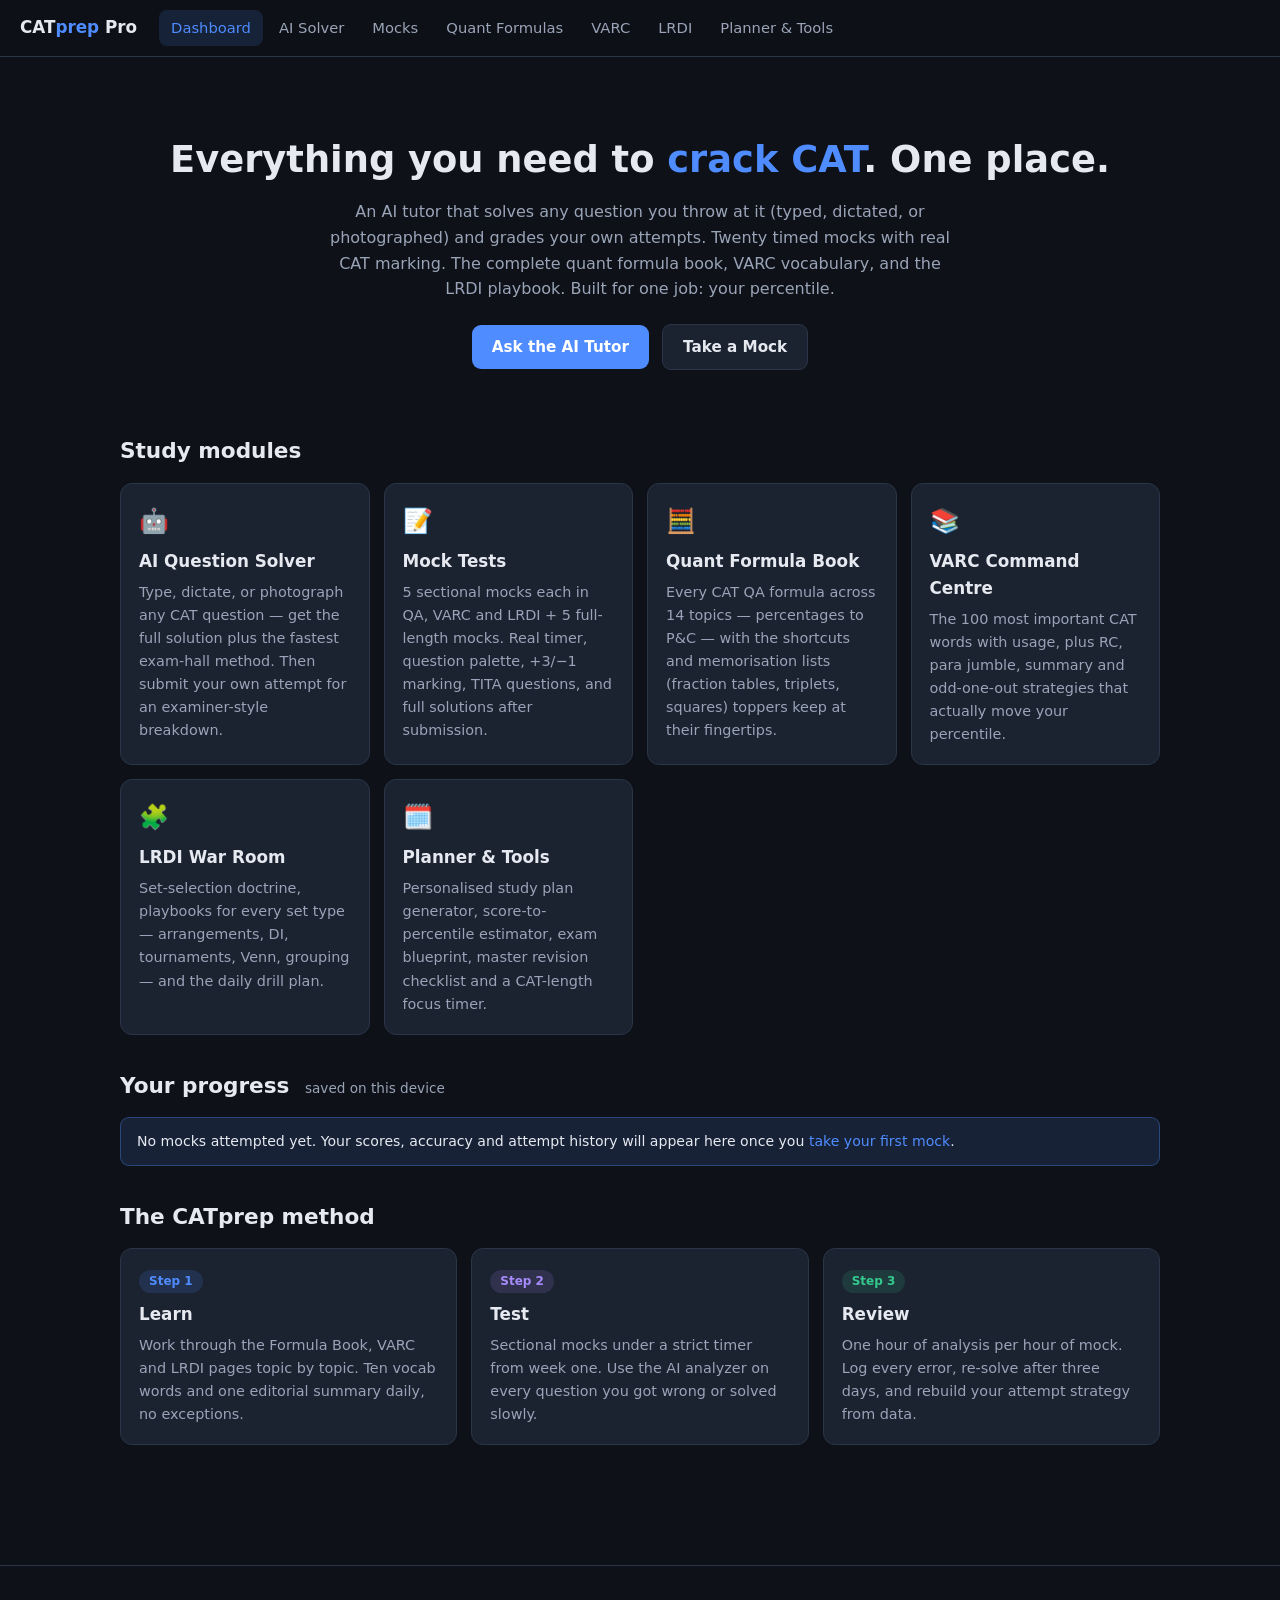
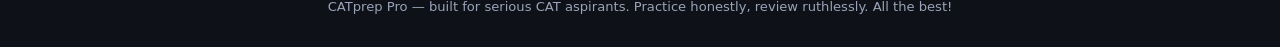
<file: cat-prep/index.html>
<!DOCTYPE html>
<html lang="en">
<head>
  <meta charset="UTF-8">
  <meta name="viewport" content="width=device-width, initial-scale=1.0">
  <title>CATprep Pro — Your complete CAT preparation hub</title>
  <meta name="description" content="AI question solver, 20 mocks with CAT marking, quant formula book, VARC vocabulary & strategies, LRDI playbook, study planner and percentile estimator — everything for CAT prep in one place.">
  <link rel="stylesheet" href="css/style.css">
</head>
<body>
  <div class="wrap">
    <div class="hero">
      <h1>Everything you need to <em>crack CAT</em>. One place.</h1>
      <p>An AI tutor that solves any question you throw at it (typed, dictated, or photographed) and grades your own attempts. Twenty timed mocks with real CAT marking. The complete quant formula book, VARC vocabulary, and the LRDI playbook. Built for one job: your percentile.</p>
      <div style="margin-top:22px;">
        <a class="btn" href="solver.html">Ask the AI Tutor</a>
        <a class="btn secondary" href="mocks.html" style="margin-left:8px;">Take a Mock</a>
      </div>
    </div>

    <h2 class="section-title">Study modules</h2>
    <div class="grid cols-3">
      <a class="card" href="solver.html">
        <span class="icon">🤖</span>
        <h3>AI Question Solver</h3>
        <p>Type, dictate, or photograph any CAT question — get the full solution plus the fastest exam-hall method. Then submit your own attempt for an examiner-style breakdown.</p>
      </a>
      <a class="card" href="mocks.html">
        <span class="icon">📝</span>
        <h3>Mock Tests</h3>
        <p>5 sectional mocks each in QA, VARC and LRDI + 5 full-length mocks. Real timer, question palette, +3/−1 marking, TITA questions, and full solutions after submission.</p>
      </a>
      <a class="card" href="formulas.html">
        <span class="icon">🧮</span>
        <h3>Quant Formula Book</h3>
        <p>Every CAT QA formula across 14 topics — percentages to P&C — with the shortcuts and memorisation lists (fraction tables, triplets, squares) toppers keep at their fingertips.</p>
      </a>
      <a class="card" href="varc.html">
        <span class="icon">📚</span>
        <h3>VARC Command Centre</h3>
        <p>The 100 most important CAT words with usage, plus RC, para jumble, summary and odd-one-out strategies that actually move your percentile.</p>
      </a>
      <a class="card" href="lrdi.html">
        <span class="icon">🧩</span>
        <h3>LRDI War Room</h3>
        <p>Set-selection doctrine, playbooks for every set type — arrangements, DI, tournaments, Venn, grouping — and the daily drill plan.</p>
      </a>
      <a class="card" href="planner.html">
        <span class="icon">🗓️</span>
        <h3>Planner & Tools</h3>
        <p>Personalised study plan generator, score-to-percentile estimator, exam blueprint, master revision checklist and a CAT-length focus timer.</p>
      </a>
    </div>

    <h2 class="section-title">Your progress <small>saved on this device</small></h2>
    <div id="progress-area"></div>

    <h2 class="section-title">The CATprep method</h2>
    <div class="grid cols-3">
      <div class="card">
        <span class="badge">Step 1</span>
        <h3>Learn</h3>
        <p>Work through the Formula Book, VARC and LRDI pages topic by topic. Ten vocab words and one editorial summary daily, no exceptions.</p>
      </div>
      <div class="card">
        <span class="badge purple">Step 2</span>
        <h3>Test</h3>
        <p>Sectional mocks under a strict timer from week one. Use the AI analyzer on every question you got wrong or solved slowly.</p>
      </div>
      <div class="card">
        <span class="badge green">Step 3</span>
        <h3>Review</h3>
        <p>One hour of analysis per hour of mock. Log every error, re-solve after three days, and rebuild your attempt strategy from data.</p>
      </div>
    </div>
  </div>

  <script src="js/data/qa.js"></script>
  <script src="js/data/varc.js"></script>
  <script src="js/data/lrdi.js"></script>
  <script src="js/data/mocks.js"></script>
  <script src="js/app.js"></script>
  <script>
    document.addEventListener("DOMContentLoaded", () => {
      const results = store.get("results", {});
      const attempted = Object.keys(results).length;
      const el = document.getElementById("progress-area");
      if (attempted === 0) {
        el.innerHTML = `<div class="notice">No mocks attempted yet. Your scores, accuracy and attempt history will appear here once you <a href="mocks.html">take your first mock</a>.</div>`;
        return;
      }
      let rows = "";
      for (const m of MOCKS) {
        const r = results[m.id];
        if (!r) continue;
        const att = r.correct + r.wrong;
        const acc = att ? Math.round((r.correct / att) * 100) : 0;
        rows += `<tr>
          <td><a href="mock.html?id=${m.id}">${m.title}</a></td>
          <td><strong>${r.score}/${r.max}</strong></td>
          <td>${r.correct}✓ ${r.wrong}✗ ${r.skipped}–</td>
          <td>${acc}%</td>
          <td>${r.date}</td>
        </tr>`;
      }
      el.innerHTML = `
        <p style="color:var(--text-dim); font-size:0.92rem;">${attempted} of ${MOCKS.length} mocks attempted.</p>
        <div class="table-scroll"><table class="data">
          <tr><th>Mock</th><th>Score</th><th>C / W / Skipped</th><th>Accuracy</th><th>Date</th></tr>
          ${rows}
        </table></div>`;
    });
  </script>
</body>
</html>
</file>
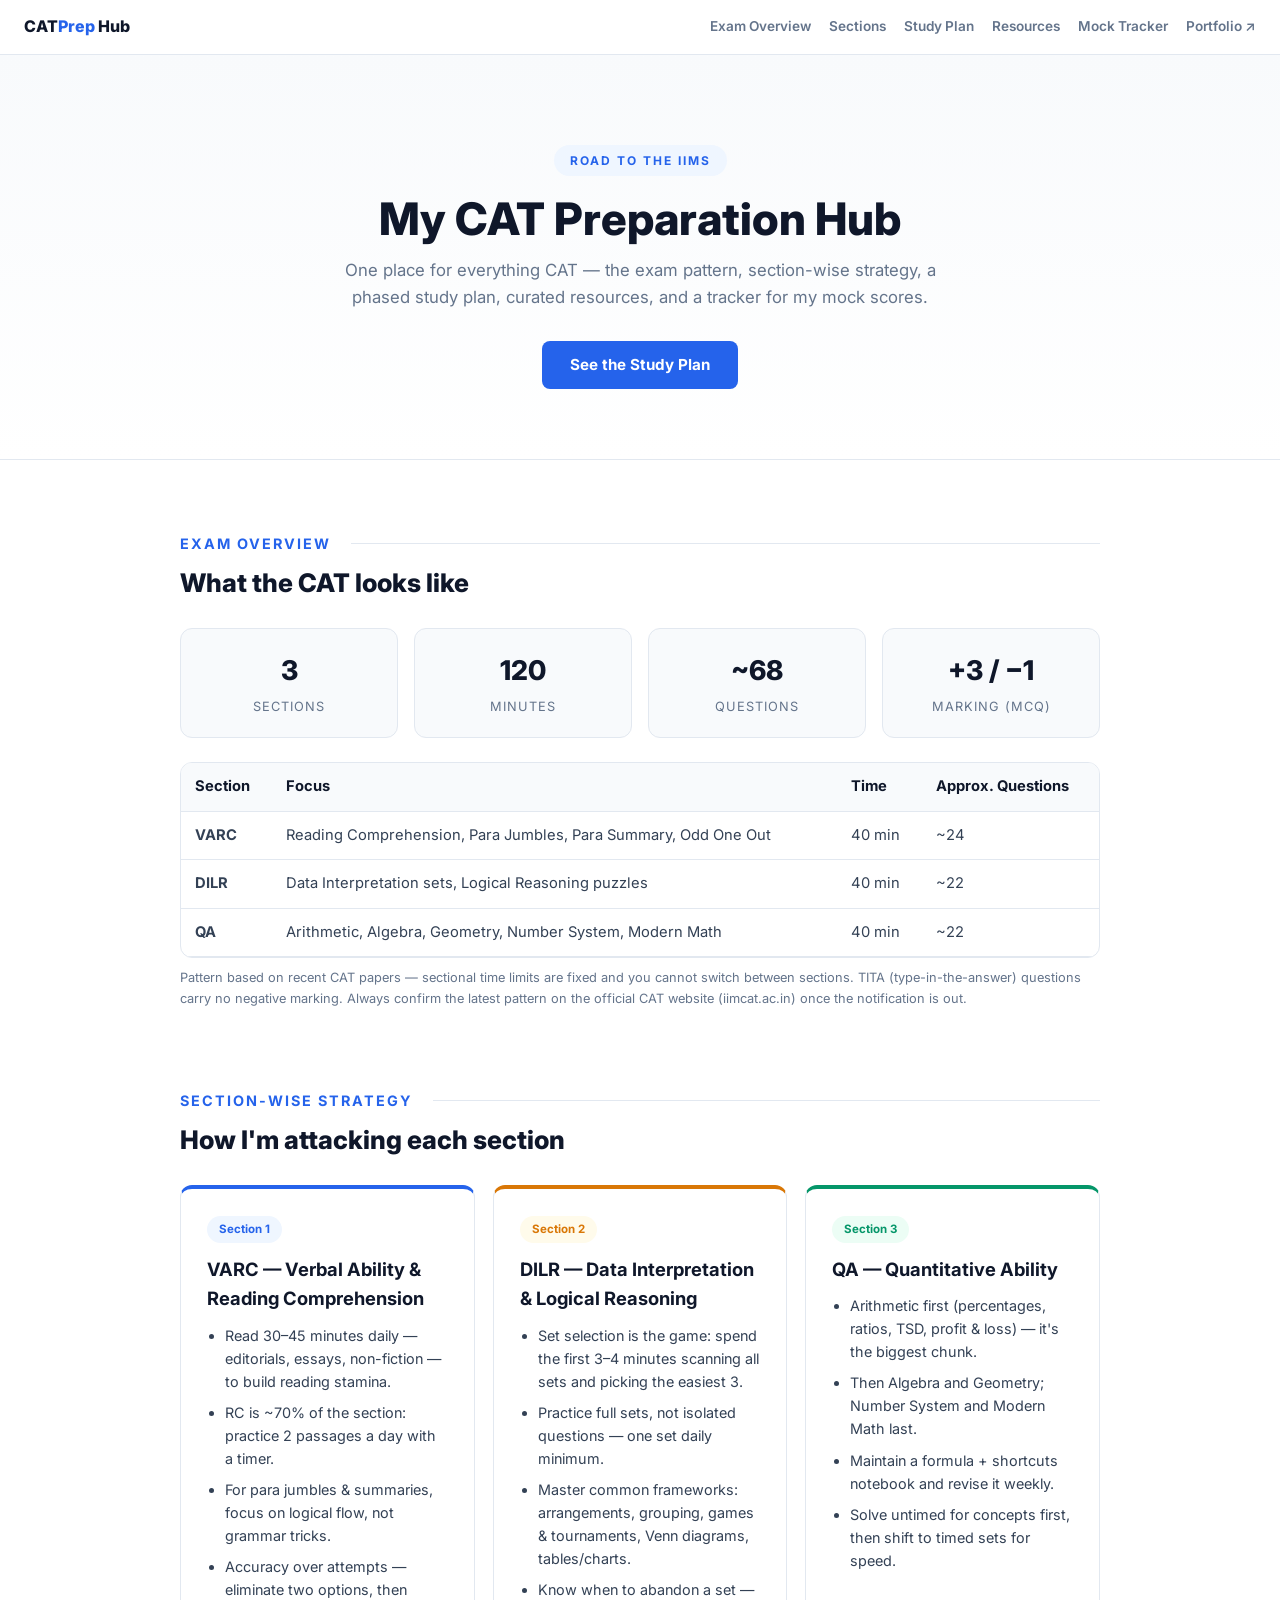
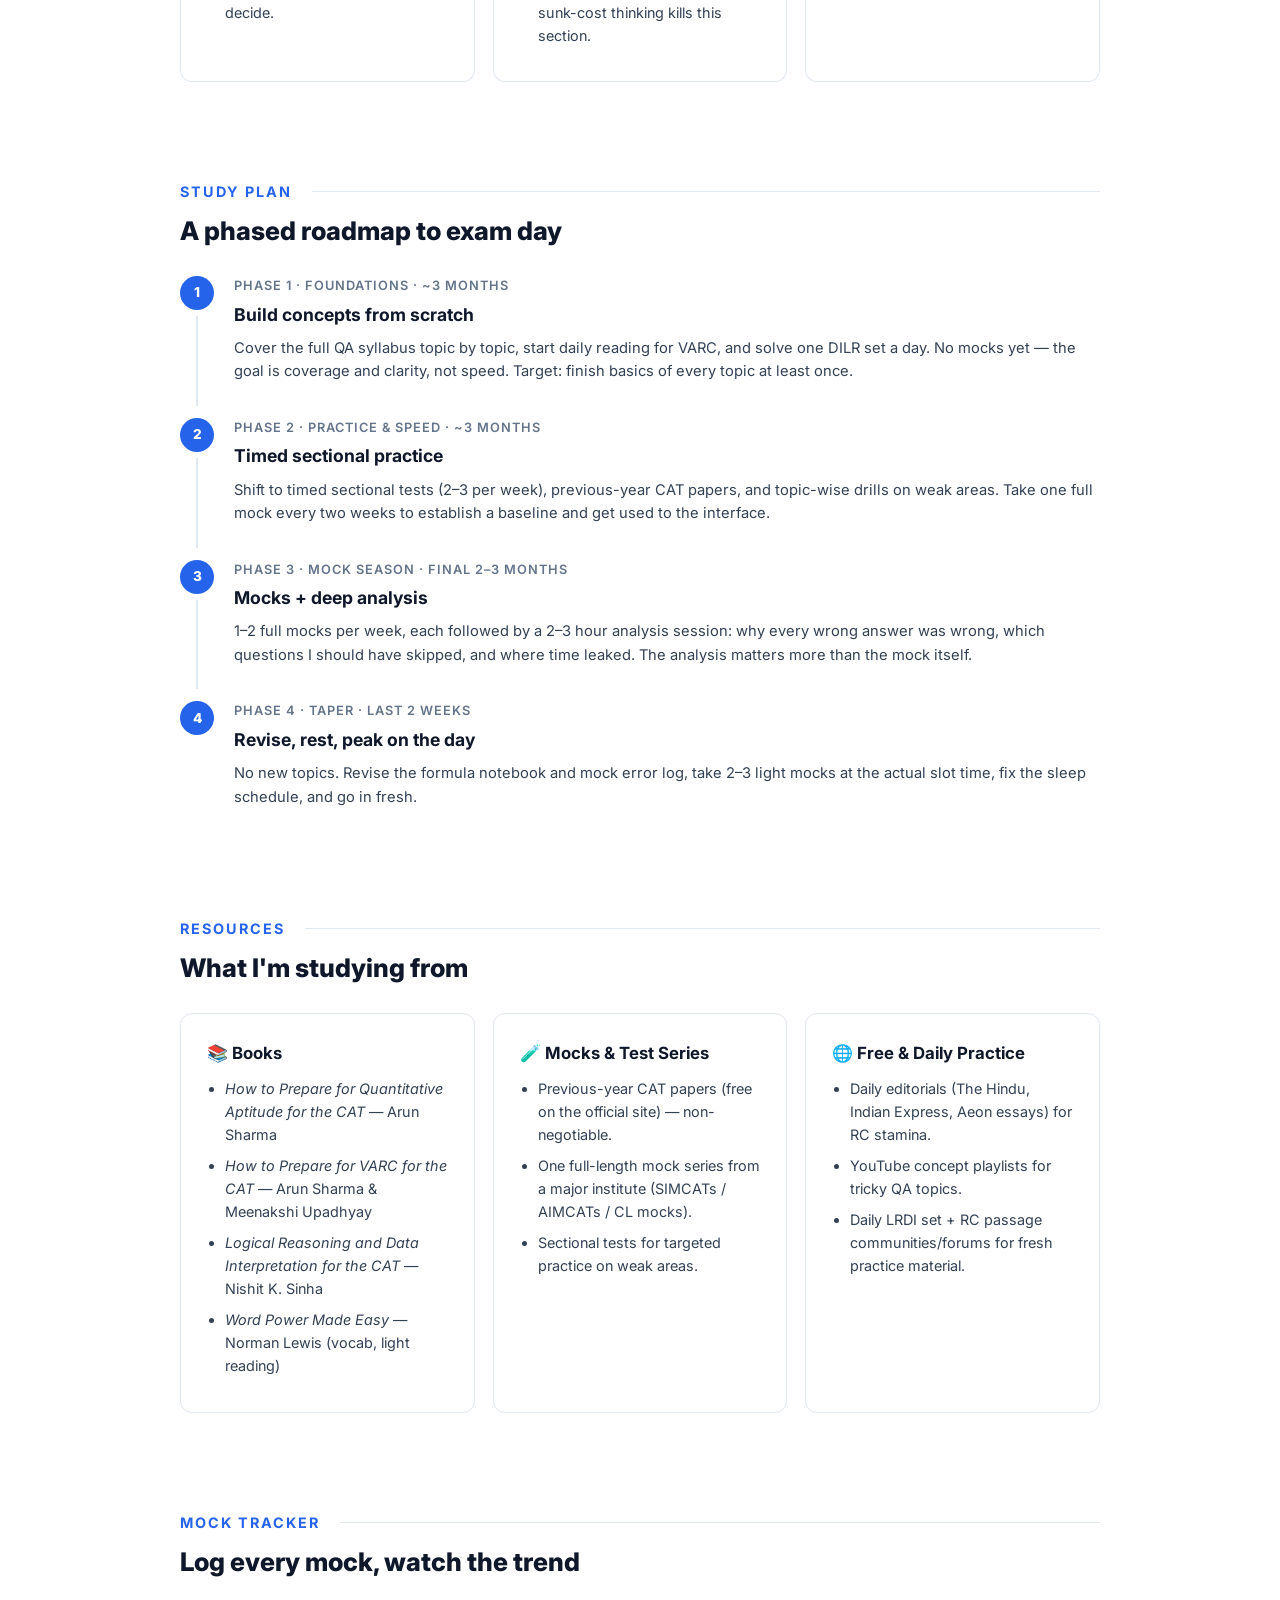
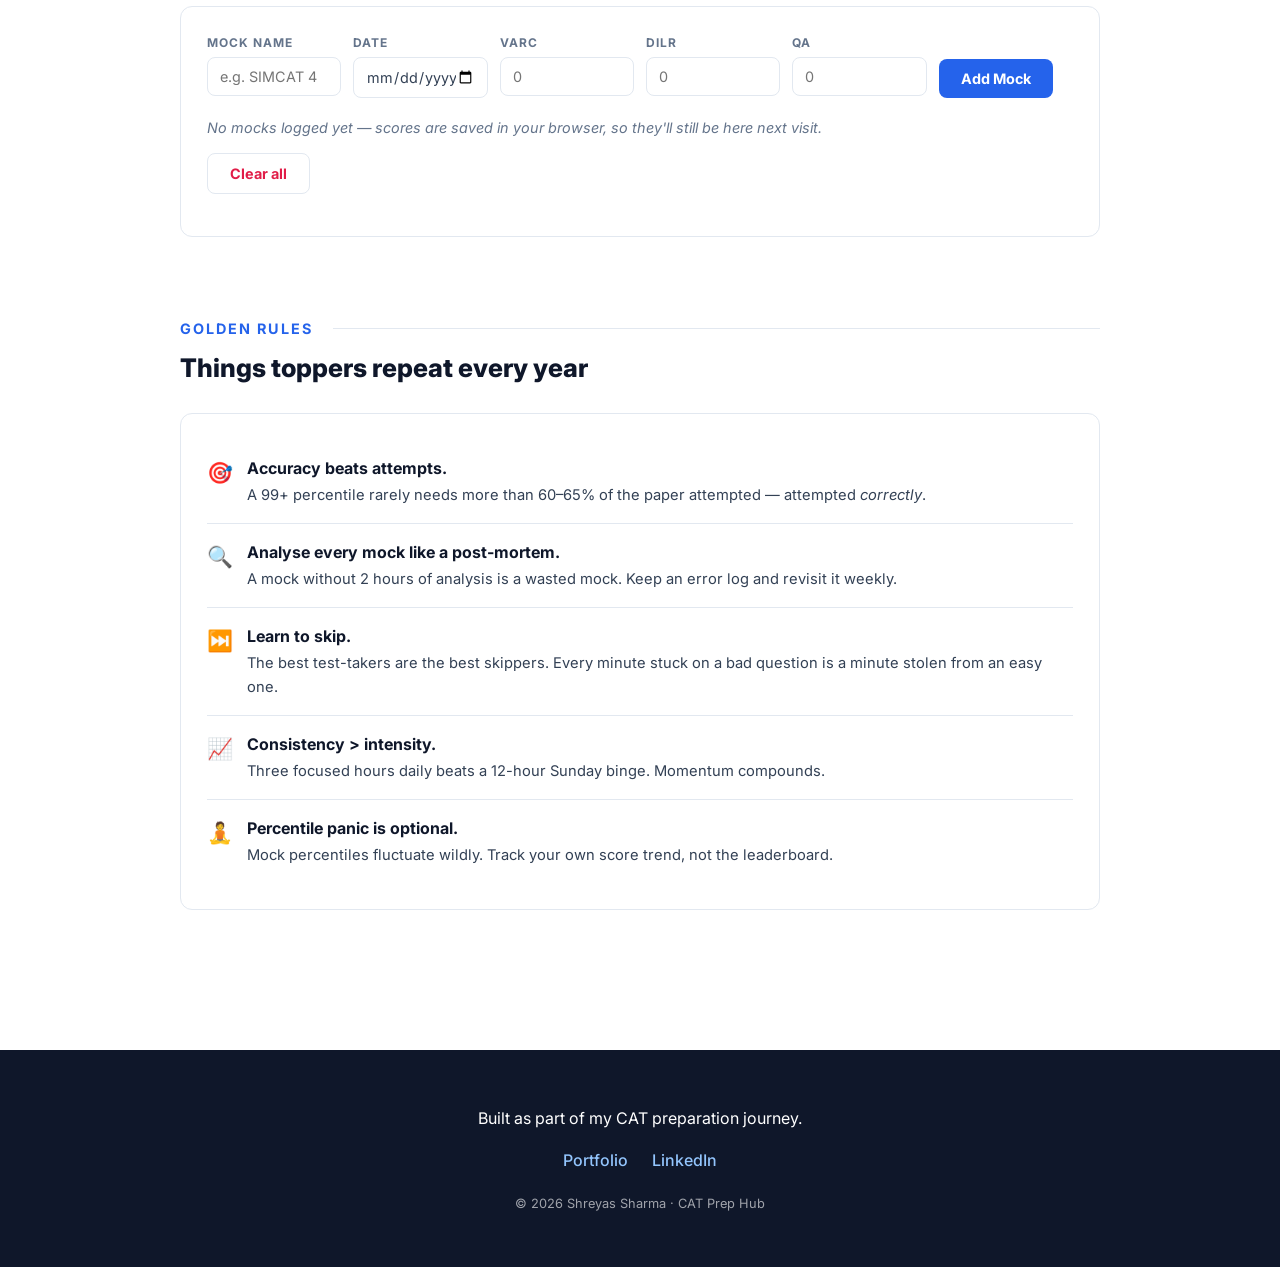
<file: cat-prep.html>
<!DOCTYPE html>
<html lang="en">
<head>
    <meta charset="UTF-8">
    <meta name="viewport" content="width=device-width, initial-scale=1.0">
    <title>CAT Prep Hub | Shreyas Sharma</title>
    <meta name="description" content="A general CAT preparation hub — exam pattern, section-wise strategy, study plan, resources and a mock score tracker.">
    <link href="https://fonts.googleapis.com/css2?family=Inter:wght@300;400;600;700;800&display=swap" rel="stylesheet">
    <style>
        :root {
            --primary: #0f172a;
            --accent: #2563eb;
            --accent-soft: #eff6ff;
            --green: #059669;
            --green-soft: #ecfdf5;
            --amber: #d97706;
            --amber-soft: #fffbeb;
            --rose: #e11d48;
            --rose-soft: #fff1f2;
            --text-main: #334155;
            --text-light: #64748b;
            --bg-soft: #f8fafc;
            --border: #e2e8f0;
            --white: #ffffff;
        }

        * { box-sizing: border-box; }
        html { scroll-behavior: smooth; }
        body {
            font-family: 'Inter', sans-serif;
            margin: 0;
            color: var(--text-main);
            background: var(--white);
            line-height: 1.6;
        }

        /* ── Nav ───────────────────────────── */
        nav {
            position: sticky; top: 0; z-index: 50;
            background: rgba(255,255,255,0.92);
            backdrop-filter: blur(8px);
            border-bottom: 1px solid var(--border);
            display: flex; align-items: center; justify-content: space-between;
            padding: 14px 24px;
        }
        .nav-brand { font-weight: 800; color: var(--primary); text-decoration: none; font-size: 1rem; }
        .nav-brand span { color: var(--accent); }
        .nav-links { display: flex; gap: 18px; flex-wrap: wrap; }
        .nav-links a { color: var(--text-light); text-decoration: none; font-size: 0.85rem; font-weight: 600; }
        .nav-links a:hover { color: var(--accent); }

        /* ── Hero ───────────────────────────── */
        header {
            padding: 90px 20px 70px;
            background: linear-gradient(180deg, var(--bg-soft) 0%, var(--white) 100%);
            text-align: center;
            border-bottom: 1px solid var(--border);
        }
        .hero-kicker {
            display: inline-block; background: var(--accent-soft); color: var(--accent);
            font-size: 0.75rem; font-weight: 700; letter-spacing: 2px; text-transform: uppercase;
            padding: 6px 16px; border-radius: 50px; margin-bottom: 18px;
        }
        h1 { font-size: 2.8rem; font-weight: 800; color: var(--primary); margin: 0 0 12px; line-height: 1.15; }
        .hero-sub { color: var(--text-light); max-width: 620px; margin: 0 auto 30px; font-size: 1.05rem; }
        .hero-cta {
            display: inline-block; background: var(--accent); color: #fff; text-decoration: none;
            font-weight: 700; padding: 12px 28px; border-radius: 8px; font-size: 0.95rem;
            transition: background 0.2s ease;
        }
        .hero-cta:hover { background: #1d4ed8; }

        .container { max-width: 960px; margin: 0 auto; padding: 60px 20px; }
        section { margin-bottom: 80px; }
        h2 {
            font-size: 0.9rem; text-transform: uppercase; letter-spacing: 2px;
            color: var(--accent); margin-bottom: 8px;
            display: flex; align-items: center;
        }
        h2::after { content: ""; flex: 1; height: 1px; background: var(--border); margin-left: 20px; }
        .section-title { font-size: 1.6rem; font-weight: 800; color: var(--primary); margin: 0 0 24px; }

        .card {
            padding: 26px; border-radius: 12px; background: var(--white);
            border: 1px solid var(--border); transition: all 0.3s ease; margin-bottom: 18px;
        }
        .card:hover { border-color: var(--accent); box-shadow: 0 10px 30px rgba(0,0,0,0.05); }

        /* ── Exam overview grid ─────────────── */
        .stat-grid { display: grid; grid-template-columns: repeat(auto-fit, minmax(180px, 1fr)); gap: 16px; margin-bottom: 24px; }
        .stat { background: var(--bg-soft); border: 1px solid var(--border); border-radius: 12px; padding: 20px; text-align: center; }
        .stat-num { font-size: 1.7rem; font-weight: 800; color: var(--primary); }
        .stat-label { font-size: 0.8rem; color: var(--text-light); text-transform: uppercase; letter-spacing: 1px; margin-top: 4px; }

        table { width: 100%; border-collapse: collapse; font-size: 0.92rem; }
        th, td { text-align: left; padding: 12px 14px; border-bottom: 1px solid var(--border); }
        th { color: var(--primary); font-weight: 700; background: var(--bg-soft); }
        .table-wrap { overflow-x: auto; border: 1px solid var(--border); border-radius: 12px; }
        .note { font-size: 0.8rem; color: var(--text-light); margin-top: 10px; }

        /* ── Section strategy cards ─────────── */
        .sec-grid { display: grid; grid-template-columns: repeat(auto-fit, minmax(270px, 1fr)); gap: 18px; }
        .sec-card { border-top: 4px solid var(--accent); }
        .sec-card.varc { border-top-color: var(--accent); }
        .sec-card.dilr { border-top-color: var(--amber); }
        .sec-card.qa   { border-top-color: var(--green); }
        .sec-tag { font-size: 0.72rem; font-weight: 700; padding: 4px 12px; border-radius: 50px; display: inline-block; margin-bottom: 12px; }
        .sec-card.varc .sec-tag { background: var(--accent-soft); color: var(--accent); }
        .sec-card.dilr .sec-tag { background: var(--amber-soft); color: var(--amber); }
        .sec-card.qa   .sec-tag { background: var(--green-soft); color: var(--green); }
        .sec-card h3 { margin: 0 0 8px; color: var(--primary); font-size: 1.15rem; }
        .sec-card ul { padding-left: 18px; margin: 10px 0 0; font-size: 0.9rem; }
        .sec-card li { margin-bottom: 8px; }

        /* ── Study plan timeline ────────────── */
        .phase { display: flex; gap: 20px; margin-bottom: 6px; }
        .phase-marker { display: flex; flex-direction: column; align-items: center; }
        .phase-dot {
            width: 34px; height: 34px; border-radius: 50%; background: var(--accent);
            color: #fff; font-weight: 800; font-size: 0.85rem;
            display: flex; align-items: center; justify-content: center; flex-shrink: 0;
        }
        .phase-line { width: 2px; flex: 1; background: var(--border); margin: 6px 0; }
        .phase:last-child .phase-line { display: none; }
        .phase-body { padding-bottom: 28px; }
        .phase-body h3 { margin: 4px 0 4px; color: var(--primary); font-size: 1.1rem; }
        .phase-meta { font-size: 0.8rem; color: var(--text-light); font-weight: 600; text-transform: uppercase; letter-spacing: 1px; }
        .phase-body p { margin: 8px 0 0; font-size: 0.92rem; }

        /* ── Resources ──────────────────────── */
        .res-grid { display: grid; grid-template-columns: repeat(auto-fit, minmax(270px, 1fr)); gap: 18px; }
        .res-card h3 { margin: 0 0 10px; color: var(--primary); font-size: 1.05rem; }
        .res-card ul { padding-left: 18px; margin: 0; font-size: 0.9rem; }
        .res-card li { margin-bottom: 8px; }

        /* ── Mock tracker ───────────────────── */
        .tracker-form { display: grid; grid-template-columns: repeat(auto-fit, minmax(130px, 1fr)); gap: 12px; margin-bottom: 18px; }
        .tracker-form label { font-size: 0.75rem; font-weight: 700; color: var(--text-light); text-transform: uppercase; letter-spacing: 1px; display: block; margin-bottom: 4px; }
        .tracker-form input {
            width: 100%; padding: 10px 12px; border: 1px solid var(--border); border-radius: 8px;
            font-family: inherit; font-size: 0.9rem; color: var(--text-main);
        }
        .tracker-form input:focus { outline: 2px solid var(--accent); border-color: var(--accent); }
        .btn {
            background: var(--accent); color: #fff; border: none; border-radius: 8px;
            padding: 11px 22px; font-family: inherit; font-weight: 700; font-size: 0.9rem; cursor: pointer;
        }
        .btn:hover { background: #1d4ed8; }
        .btn-ghost { background: transparent; color: var(--rose); border: 1px solid var(--border); }
        .btn-ghost:hover { background: var(--rose-soft); border-color: var(--rose); }
        .btn-row { display: flex; gap: 10px; align-items: end; }
        .empty-msg { color: var(--text-light); font-size: 0.9rem; font-style: italic; }
        td .del { background: none; border: none; color: var(--rose); cursor: pointer; font-weight: 700; font-size: 0.85rem; padding: 2px 6px; }

        /* ── Tips ───────────────────────────── */
        .tip { display: flex; gap: 14px; align-items: flex-start; padding: 16px 0; border-bottom: 1px solid var(--border); }
        .tip:last-child { border-bottom: none; }
        .tip-icon { font-size: 1.3rem; flex-shrink: 0; }
        .tip strong { color: var(--primary); }
        .tip p { margin: 2px 0 0; font-size: 0.92rem; }

        footer { text-align: center; padding: 40px 20px; background: var(--primary); color: white; }
        .contact-link { color: #93c5fd; text-decoration: none; margin: 0 10px; font-weight: 500; }

        @media (max-width: 600px) {
            h1 { font-size: 2rem; }
            .nav-links { display: none; }
        }
    </style>
</head>
<body>

<nav>
    <a class="nav-brand" href="#top">CAT<span>Prep</span> Hub</a>
    <div class="nav-links">
        <a href="#overview">Exam Overview</a>
        <a href="#sections">Sections</a>
        <a href="#plan">Study Plan</a>
        <a href="#resources">Resources</a>
        <a href="#tracker">Mock Tracker</a>
        <a href="INDEX.html">Portfolio ↗</a>
    </div>
</nav>

<header id="top">
    <div class="hero-kicker">Road to the IIMs</div>
    <h1>My CAT Preparation Hub</h1>
    <p class="hero-sub">One place for everything CAT — the exam pattern, section-wise strategy, a phased study plan, curated resources, and a tracker for my mock scores.</p>
    <a class="hero-cta" href="#plan">See the Study Plan</a>
</header>

<div class="container">

    <!-- ── Exam Overview ─────────────────── -->
    <section id="overview">
        <h2>Exam Overview</h2>
        <p class="section-title">What the CAT looks like</p>

        <div class="stat-grid">
            <div class="stat"><div class="stat-num">3</div><div class="stat-label">Sections</div></div>
            <div class="stat"><div class="stat-num">120</div><div class="stat-label">Minutes</div></div>
            <div class="stat"><div class="stat-num">~68</div><div class="stat-label">Questions</div></div>
            <div class="stat"><div class="stat-num">+3 / −1</div><div class="stat-label">Marking (MCQ)</div></div>
        </div>

        <div class="table-wrap">
            <table>
                <thead>
                    <tr><th>Section</th><th>Focus</th><th>Time</th><th>Approx. Questions</th></tr>
                </thead>
                <tbody>
                    <tr><td><strong>VARC</strong></td><td>Reading Comprehension, Para Jumbles, Para Summary, Odd One Out</td><td>40 min</td><td>~24</td></tr>
                    <tr><td><strong>DILR</strong></td><td>Data Interpretation sets, Logical Reasoning puzzles</td><td>40 min</td><td>~22</td></tr>
                    <tr><td><strong>QA</strong></td><td>Arithmetic, Algebra, Geometry, Number System, Modern Math</td><td>40 min</td><td>~22</td></tr>
                </tbody>
            </table>
        </div>
        <p class="note">Pattern based on recent CAT papers — sectional time limits are fixed and you cannot switch between sections. TITA (type-in-the-answer) questions carry no negative marking. Always confirm the latest pattern on the official CAT website (iimcat.ac.in) once the notification is out.</p>
    </section>

    <!-- ── Section Strategy ──────────────── -->
    <section id="sections">
        <h2>Section-wise Strategy</h2>
        <p class="section-title">How I'm attacking each section</p>

        <div class="sec-grid">
            <div class="card sec-card varc">
                <span class="sec-tag">Section 1</span>
                <h3>VARC — Verbal Ability &amp; Reading Comprehension</h3>
                <ul>
                    <li>Read 30–45 minutes daily — editorials, essays, non-fiction — to build reading stamina.</li>
                    <li>RC is ~70% of the section: practice 2 passages a day with a timer.</li>
                    <li>For para jumbles &amp; summaries, focus on logical flow, not grammar tricks.</li>
                    <li>Accuracy over attempts — eliminate two options, then decide.</li>
                </ul>
            </div>

            <div class="card sec-card dilr">
                <span class="sec-tag">Section 2</span>
                <h3>DILR — Data Interpretation &amp; Logical Reasoning</h3>
                <ul>
                    <li>Set selection is the game: spend the first 3–4 minutes scanning all sets and picking the easiest 3.</li>
                    <li>Practice full sets, not isolated questions — one set daily minimum.</li>
                    <li>Master common frameworks: arrangements, grouping, games &amp; tournaments, Venn diagrams, tables/charts.</li>
                    <li>Know when to abandon a set — sunk-cost thinking kills this section.</li>
                </ul>
            </div>

            <div class="card sec-card qa">
                <span class="sec-tag">Section 3</span>
                <h3>QA — Quantitative Ability</h3>
                <ul>
                    <li>Arithmetic first (percentages, ratios, TSD, profit &amp; loss) — it's the biggest chunk.</li>
                    <li>Then Algebra and Geometry; Number System and Modern Math last.</li>
                    <li>Maintain a formula + shortcuts notebook and revise it weekly.</li>
                    <li>Solve untimed for concepts first, then shift to timed sets for speed.</li>
                </ul>
            </div>
        </div>
    </section>

    <!-- ── Study Plan ────────────────────── -->
    <section id="plan">
        <h2>Study Plan</h2>
        <p class="section-title">A phased roadmap to exam day</p>

        <div class="phase">
            <div class="phase-marker"><div class="phase-dot">1</div><div class="phase-line"></div></div>
            <div class="phase-body">
                <div class="phase-meta">Phase 1 · Foundations · ~3 months</div>
                <h3>Build concepts from scratch</h3>
                <p>Cover the full QA syllabus topic by topic, start daily reading for VARC, and solve one DILR set a day. No mocks yet — the goal is coverage and clarity, not speed. Target: finish basics of every topic at least once.</p>
            </div>
        </div>

        <div class="phase">
            <div class="phase-marker"><div class="phase-dot">2</div><div class="phase-line"></div></div>
            <div class="phase-body">
                <div class="phase-meta">Phase 2 · Practice &amp; Speed · ~3 months</div>
                <h3>Timed sectional practice</h3>
                <p>Shift to timed sectional tests (2–3 per week), previous-year CAT papers, and topic-wise drills on weak areas. Take one full mock every two weeks to establish a baseline and get used to the interface.</p>
            </div>
        </div>

        <div class="phase">
            <div class="phase-marker"><div class="phase-dot">3</div><div class="phase-line"></div></div>
            <div class="phase-body">
                <div class="phase-meta">Phase 3 · Mock Season · final 2–3 months</div>
                <h3>Mocks + deep analysis</h3>
                <p>1–2 full mocks per week, each followed by a 2–3 hour analysis session: why every wrong answer was wrong, which questions I should have skipped, and where time leaked. The analysis matters more than the mock itself.</p>
            </div>
        </div>

        <div class="phase">
            <div class="phase-marker"><div class="phase-dot">4</div><div class="phase-line"></div></div>
            <div class="phase-body">
                <div class="phase-meta">Phase 4 · Taper · last 2 weeks</div>
                <h3>Revise, rest, peak on the day</h3>
                <p>No new topics. Revise the formula notebook and mock error log, take 2–3 light mocks at the actual slot time, fix the sleep schedule, and go in fresh.</p>
            </div>
        </div>
    </section>

    <!-- ── Resources ─────────────────────── -->
    <section id="resources">
        <h2>Resources</h2>
        <p class="section-title">What I'm studying from</p>

        <div class="res-grid">
            <div class="card res-card">
                <h3>📚 Books</h3>
                <ul>
                    <li><em>How to Prepare for Quantitative Aptitude for the CAT</em> — Arun Sharma</li>
                    <li><em>How to Prepare for VARC for the CAT</em> — Arun Sharma &amp; Meenakshi Upadhyay</li>
                    <li><em>Logical Reasoning and Data Interpretation for the CAT</em> — Nishit K. Sinha</li>
                    <li><em>Word Power Made Easy</em> — Norman Lewis (vocab, light reading)</li>
                </ul>
            </div>

            <div class="card res-card">
                <h3>🧪 Mocks &amp; Test Series</h3>
                <ul>
                    <li>Previous-year CAT papers (free on the official site) — non-negotiable.</li>
                    <li>One full-length mock series from a major institute (SIMCATs / AIMCATs / CL mocks).</li>
                    <li>Sectional tests for targeted practice on weak areas.</li>
                </ul>
            </div>

            <div class="card res-card">
                <h3>🌐 Free &amp; Daily Practice</h3>
                <ul>
                    <li>Daily editorials (The Hindu, Indian Express, Aeon essays) for RC stamina.</li>
                    <li>YouTube concept playlists for tricky QA topics.</li>
                    <li>Daily LRDI set + RC passage communities/forums for fresh practice material.</li>
                </ul>
            </div>
        </div>
    </section>

    <!-- ── Mock Tracker ──────────────────── -->
    <section id="tracker">
        <h2>Mock Tracker</h2>
        <p class="section-title">Log every mock, watch the trend</p>

        <div class="card">
            <div class="tracker-form">
                <div><label for="m-name">Mock Name</label><input id="m-name" type="text" placeholder="e.g. SIMCAT 4"></div>
                <div><label for="m-date">Date</label><input id="m-date" type="date"></div>
                <div><label for="m-varc">VARC</label><input id="m-varc" type="number" placeholder="0"></div>
                <div><label for="m-dilr">DILR</label><input id="m-dilr" type="number" placeholder="0"></div>
                <div><label for="m-qa">QA</label><input id="m-qa" type="number" placeholder="0"></div>
                <div class="btn-row"><button class="btn" onclick="addMock()">Add Mock</button></div>
            </div>

            <div class="table-wrap" id="mock-table-wrap" style="display:none;">
                <table>
                    <thead>
                        <tr><th>Mock</th><th>Date</th><th>VARC</th><th>DILR</th><th>QA</th><th>Total</th><th></th></tr>
                    </thead>
                    <tbody id="mock-rows"></tbody>
                </table>
            </div>
            <p class="empty-msg" id="mock-empty">No mocks logged yet — scores are saved in your browser, so they'll still be here next visit.</p>
            <p style="margin-top:14px;"><button class="btn btn-ghost" onclick="clearMocks()">Clear all</button></p>
        </div>
    </section>

    <!-- ── Tips ──────────────────────────── -->
    <section id="tips">
        <h2>Golden Rules</h2>
        <p class="section-title">Things toppers repeat every year</p>

        <div class="card">
            <div class="tip"><div class="tip-icon">🎯</div><div><strong>Accuracy beats attempts.</strong><p>A 99+ percentile rarely needs more than 60–65% of the paper attempted — attempted <em>correctly</em>.</p></div></div>
            <div class="tip"><div class="tip-icon">🔍</div><div><strong>Analyse every mock like a post-mortem.</strong><p>A mock without 2 hours of analysis is a wasted mock. Keep an error log and revisit it weekly.</p></div></div>
            <div class="tip"><div class="tip-icon">⏭️</div><div><strong>Learn to skip.</strong><p>The best test-takers are the best skippers. Every minute stuck on a bad question is a minute stolen from an easy one.</p></div></div>
            <div class="tip"><div class="tip-icon">📈</div><div><strong>Consistency &gt; intensity.</strong><p>Three focused hours daily beats a 12-hour Sunday binge. Momentum compounds.</p></div></div>
            <div class="tip"><div class="tip-icon">🧘</div><div><strong>Percentile panic is optional.</strong><p>Mock percentiles fluctuate wildly. Track your own score trend, not the leaderboard.</p></div></div>
        </div>
    </section>

</div>

<footer>
    <p>Built as part of my CAT preparation journey.</p>
    <a href="INDEX.html" class="contact-link">Portfolio</a>
    <a href="https://www.linkedin.com/in/shreyas-sharma-43b577383" class="contact-link" target="_blank">LinkedIn</a>
    <p style="font-size: 0.8rem; margin-top: 20px; opacity: 0.6;">© 2026 Shreyas Sharma · CAT Prep Hub</p>
</footer>

<script>
    const KEY = 'catprep-mocks';

    function getMocks() {
        try { return JSON.parse(localStorage.getItem(KEY)) || []; }
        catch { return []; }
    }
    function saveMocks(mocks) { localStorage.setItem(KEY, JSON.stringify(mocks)); }

    function addMock() {
        const name = document.getElementById('m-name').value.trim();
        const date = document.getElementById('m-date').value;
        const varc = Number(document.getElementById('m-varc').value) || 0;
        const dilr = Number(document.getElementById('m-dilr').value) || 0;
        const qa   = Number(document.getElementById('m-qa').value) || 0;
        if (!name) { alert('Give the mock a name (e.g. "SIMCAT 4").'); return; }

        const mocks = getMocks();
        mocks.push({ name, date, varc, dilr, qa });
        saveMocks(mocks);
        ['m-name','m-date','m-varc','m-dilr','m-qa'].forEach(id => document.getElementById(id).value = '');
        render();
    }

    function deleteMock(i) {
        const mocks = getMocks();
        mocks.splice(i, 1);
        saveMocks(mocks);
        render();
    }

    function clearMocks() {
        if (getMocks().length && confirm('Delete all logged mocks?')) {
            localStorage.removeItem(KEY);
            render();
        }
    }

    function render() {
        const mocks = getMocks();
        const wrap = document.getElementById('mock-table-wrap');
        const empty = document.getElementById('mock-empty');
        const rows = document.getElementById('mock-rows');

        if (!mocks.length) { wrap.style.display = 'none'; empty.style.display = 'block'; return; }
        wrap.style.display = 'block';
        empty.style.display = 'none';

        rows.innerHTML = mocks.map((m, i) => {
            const total = m.varc + m.dilr + m.qa;
            const esc = s => String(s).replace(/[&<>"']/g, c => ({'&':'&amp;','<':'&lt;','>':'&gt;','"':'&quot;',"'":'&#39;'}[c]));
            return `<tr>
                <td><strong>${esc(m.name)}</strong></td>
                <td>${esc(m.date || '—')}</td>
                <td>${m.varc}</td>
                <td>${m.dilr}</td>
                <td>${m.qa}</td>
                <td><strong>${total}</strong></td>
                <td><button class="del" onclick="deleteMock(${i})" title="Delete">✕</button></td>
            </tr>`;
        }).join('');
    }

    render();
</script>

</body>
</html>
</file>
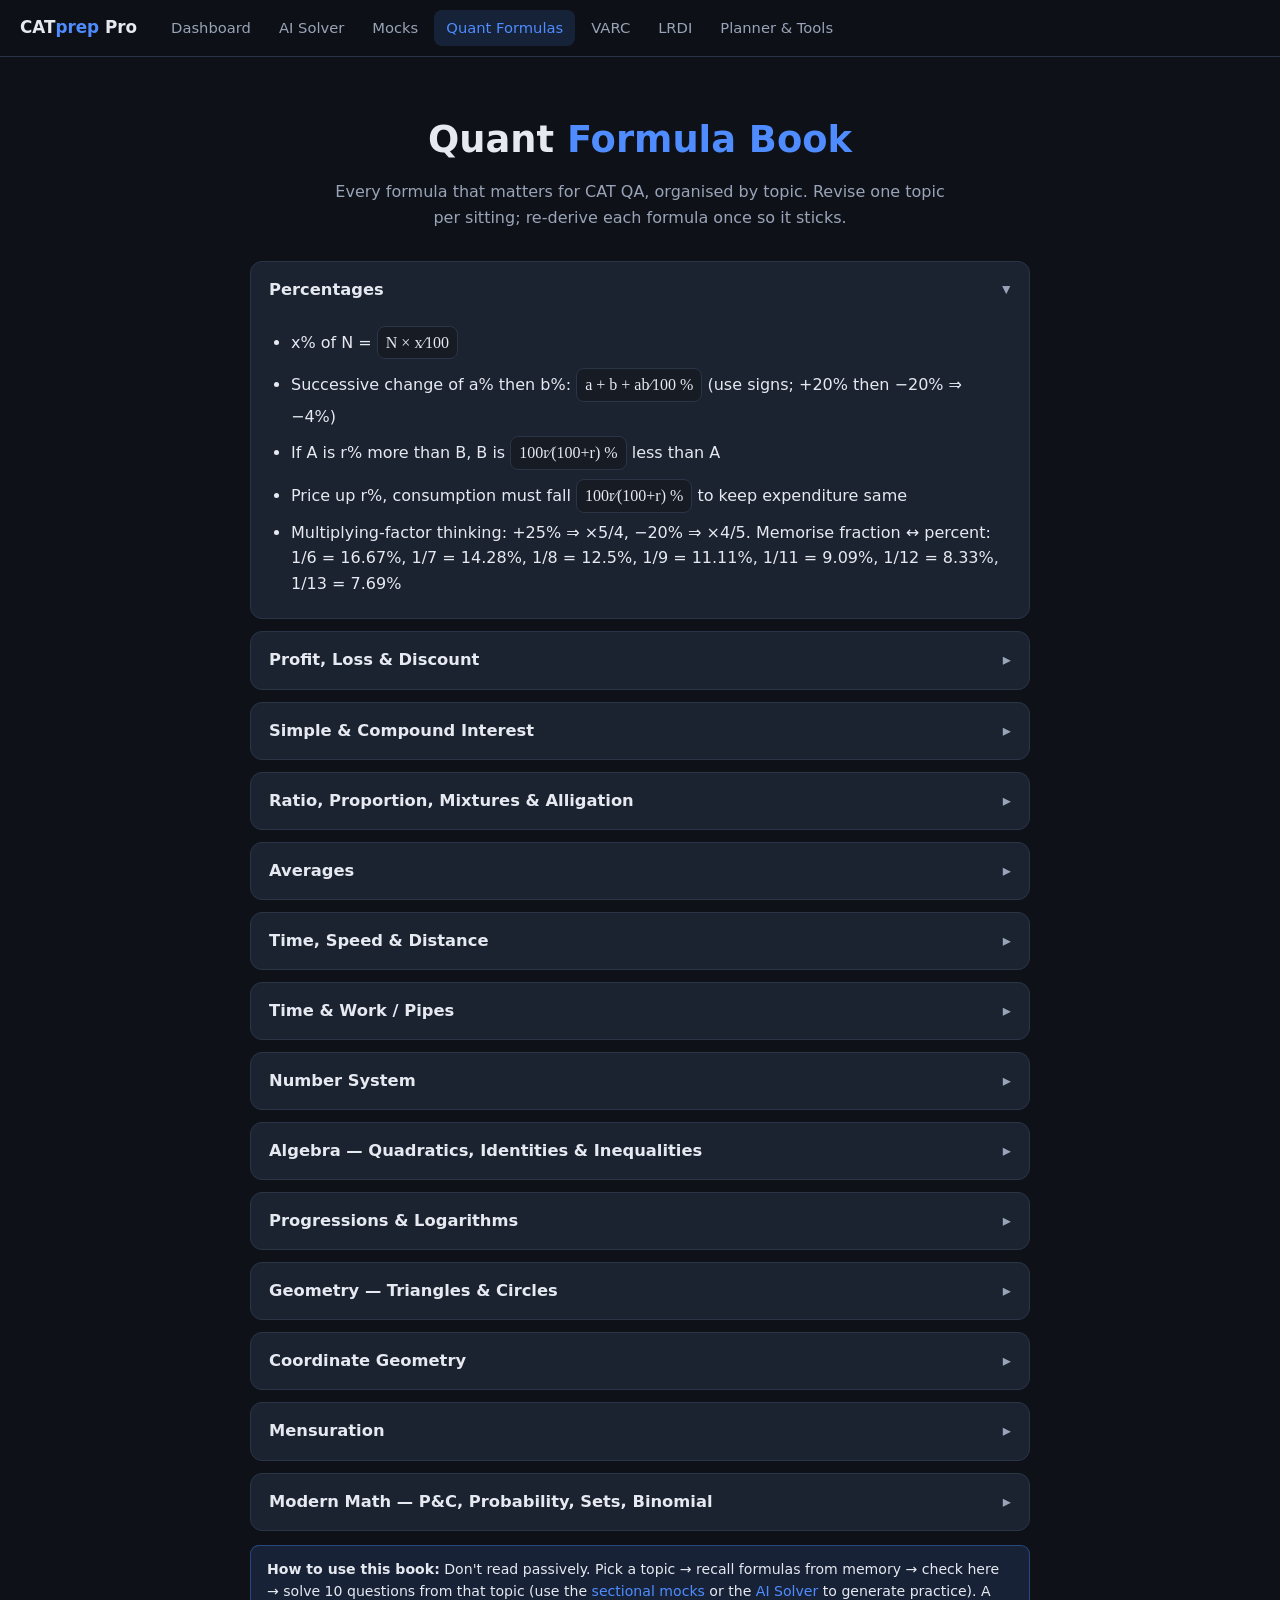
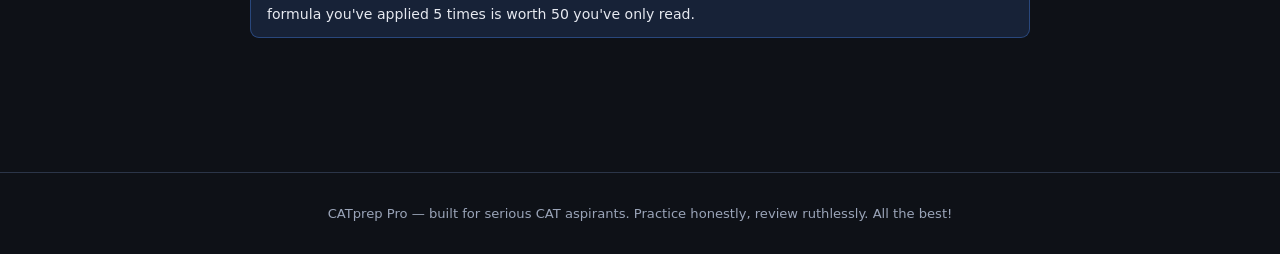
<file: cat-prep/formulas.html>
<!DOCTYPE html>
<html lang="en">
<head>
  <meta charset="UTF-8">
  <meta name="viewport" content="width=device-width, initial-scale=1.0">
  <title>Quant Formulas — CATprep Pro</title>
  <link rel="stylesheet" href="css/style.css">
</head>
<body>
  <div class="wrap wrap-narrow">
    <div class="hero" style="padding-top:26px;">
      <h1>Quant <em>Formula Book</em></h1>
      <p>Every formula that matters for CAT QA, organised by topic. Revise one topic per sitting; re-derive each formula once so it sticks.</p>
    </div>

    <details class="topic" open>
      <summary>Percentages</summary>
      <div class="body"><ul>
        <li>x% of N = <span class="formula">N × x⁄100</span></li>
        <li>Successive change of a% then b%: <span class="formula">a + b + ab⁄100 %</span> (use signs; +20% then −20% ⇒ −4%)</li>
        <li>If A is r% more than B, B is <span class="formula">100r⁄(100+r) %</span> less than A</li>
        <li>Price up r%, consumption must fall <span class="formula">100r⁄(100+r) %</span> to keep expenditure same</li>
        <li>Multiplying-factor thinking: +25% ⇒ ×5/4, −20% ⇒ ×4/5. Memorise fraction ↔ percent: 1/6 = 16.67%, 1/7 = 14.28%, 1/8 = 12.5%, 1/9 = 11.11%, 1/11 = 9.09%, 1/12 = 8.33%, 1/13 = 7.69%</li>
      </ul></div>
    </details>

    <details class="topic">
      <summary>Profit, Loss & Discount</summary>
      <div class="body"><ul>
        <li><span class="formula">Profit% = (SP − CP)⁄CP × 100</span>; <span class="formula">SP = CP × (1 + P%⁄100)</span></li>
        <li>Markup m% then discount d%: <span class="formula">Profit% = m − d − md⁄100</span></li>
        <li>Two items sold at same SP, one +x% and one −x%: overall <span class="formula">loss of x²⁄100 %</span></li>
        <li>False weight: <span class="formula">Profit% = (True − False)⁄False × 100</span></li>
        <li>Successive discounts a%, b%: single discount = <span class="formula">a + b − ab⁄100 %</span></li>
      </ul></div>
    </details>

    <details class="topic">
      <summary>Simple & Compound Interest</summary>
      <div class="body"><ul>
        <li><span class="formula">SI = PRT⁄100</span> · <span class="formula">CI Amount = P(1 + r⁄100)ᵗ</span></li>
        <li>Difference CI − SI for 2 years = <span class="formula">P(r⁄100)²</span>; for 3 years = <span class="formula">P(r⁄100)²(3 + r⁄100)</span></li>
        <li>Half-yearly compounding: rate → r/2, periods → 2t. Quarterly: r/4 and 4t</li>
        <li>Rule of 72: money doubles in ≈ <span class="formula">72⁄r</span> years</li>
        <li>Instalments (CI): each instalment X satisfies <span class="formula">P = Σ X⁄(1+r/100)ᵏ</span></li>
      </ul></div>
    </details>

    <details class="topic">
      <summary>Ratio, Proportion, Mixtures & Alligation</summary>
      <div class="body"><ul>
        <li>a : b = ka : kb; combine a:b and b:c by making b equal</li>
        <li>Alligation: <span class="formula">(cheap qty)⁄(dear qty) = (dear price − mean)⁄(mean − cheap price)</span></li>
        <li>Repeated replacement: after n operations, milk left = <span class="formula">V(1 − x⁄V)ⁿ</span> (x drawn each time from volume V)</li>
        <li>Partnership: profits split in ratio of (capital × time)</li>
        <li>If a/b = c/d then (a+b)/(a−b) = (c+d)/(c−d) (componendo–dividendo)</li>
      </ul></div>
    </details>

    <details class="topic">
      <summary>Averages</summary>
      <div class="body"><ul>
        <li><span class="formula">Average = Sum ⁄ Count</span>; a new member changes average by (member − old avg)/(n+1)</li>
        <li>Weighted average: <span class="formula">(n₁x₁ + n₂x₂)⁄(n₁ + n₂)</span></li>
        <li>Average of first n naturals = <span class="formula">(n+1)⁄2</span>; of consecutive numbers = middle term</li>
        <li>If average of a group increases by k when a person of weight w is replaced by W: <span class="formula">W = w + nk</span></li>
      </ul></div>
    </details>

    <details class="topic">
      <summary>Time, Speed & Distance</summary>
      <div class="body"><ul>
        <li><span class="formula">km/h → m/s: × 5⁄18</span> · <span class="formula">m/s → km/h: × 18⁄5</span></li>
        <li>Equal distances at speeds a and b: average speed = <span class="formula">2ab⁄(a+b)</span> (harmonic mean)</li>
        <li>Trains: crossing a pole → distance = train length; crossing a platform → train + platform length. Opposite directions → add speeds; same direction → subtract</li>
        <li>Boats: downstream = b + s, upstream = b − s; <span class="formula">b = (D + U)⁄2, s = (D − U)⁄2</span></li>
        <li>Circular tracks (same start): first meeting in <span class="formula">L⁄(relative speed)</span>; meeting at start in LCM of lap times</li>
        <li>Races: A beats B by x m in a race of L ⇒ speeds ratio L : (L − x)</li>
      </ul></div>
    </details>

    <details class="topic">
      <summary>Time & Work / Pipes</summary>
      <div class="body"><ul>
        <li>Rates add: A in a days, B in b days ⇒ together <span class="formula">ab⁄(a+b)</span> days</li>
        <li>LCM method: take work = LCM of days, convert to units/day — fastest in the exam</li>
        <li>M men, D days, H hrs for work W: <span class="formula">M₁D₁H₁⁄W₁ = M₂D₂H₂⁄W₂</span></li>
        <li>Efficiency ∝ 1/time. A is twice as efficient as B ⇒ A takes half the time</li>
        <li>Inlet fills in a hrs, outlet empties in b hrs: net rate = 1/a − 1/b</li>
      </ul></div>
    </details>

    <details class="topic">
      <summary>Number System</summary>
      <div class="body"><ul>
        <li><span class="formula">HCF × LCM = product of two numbers</span></li>
        <li>N = p^a · q^b · r^c ⇒ number of factors = <span class="formula">(a+1)(b+1)(c+1)</span>; sum of factors = Π (pᵃ⁺¹−1)/(p−1)</li>
        <li>Trailing zeroes of n! = <span class="formula">⌊n/5⌋ + ⌊n/25⌋ + ⌊n/125⌋ + …</span></li>
        <li>Unit digits cycle with period 1, 2 or 4 — reduce the exponent mod 4</li>
        <li>Remainders: (a×b) mod m = (a mod m × b mod m) mod m. Fermat: a^(p−1) ≡ 1 (mod p) if gcd(a,p)=1</li>
        <li>Euler: a^φ(n) ≡ 1 (mod n); φ(n) = n·Π(1 − 1/p)</li>
        <li>Divisibility: 3/9 → digit sum; 4 → last 2 digits; 8 → last 3; 11 → alternating digit sum; 7/13 → blocks of 3 alternating</li>
        <li>Sums: Σn = n(n+1)/2 · Σn² = n(n+1)(2n+1)/6 · Σn³ = [n(n+1)/2]²</li>
      </ul></div>
    </details>

    <details class="topic">
      <summary>Algebra — Quadratics, Identities & Inequalities</summary>
      <div class="body"><ul>
        <li>ax² + bx + c = 0: sum of roots = −b/a, product = c/a; roots = <span class="formula">(−b ± √(b²−4ac))⁄2a</span></li>
        <li>Nature of roots: D &gt; 0 real distinct, D = 0 equal, D &lt; 0 complex</li>
        <li>a³ + b³ = (a+b)(a² − ab + b²); a³ + b³ + c³ − 3abc = (a+b+c)(a²+b²+c²−ab−bc−ca)</li>
        <li>AM ≥ GM ≥ HM (equality when all equal). For fixed sum, product is max when parts are equal; for fixed product, sum is min when equal</li>
        <li>|x − a| &lt; r ⟺ a − r &lt; x &lt; a + r. (x−α)(x−β) &lt; 0 ⟺ α &lt; x &lt; β</li>
        <li>Max/min of ax² + bx + c at x = −b/2a, value = c − b²/4a</li>
      </ul></div>
    </details>

    <details class="topic">
      <summary>Progressions & Logarithms</summary>
      <div class="body"><ul>
        <li>AP: <span class="formula">Tₙ = a + (n−1)d</span>, <span class="formula">Sₙ = n⁄2 [2a + (n−1)d]</span></li>
        <li>GP: <span class="formula">Tₙ = arⁿ⁻¹</span>, <span class="formula">Sₙ = a(rⁿ−1)⁄(r−1)</span>, S∞ = <span class="formula">a⁄(1−r)</span> for |r|&lt;1</li>
        <li>AM of a,b = (a+b)/2; GM = √(ab); HM = 2ab/(a+b); GM² = AM × HM</li>
        <li>log(ab) = log a + log b · log(a/b) = log a − log b · log aⁿ = n log a</li>
        <li>Base change: <span class="formula">log_b a = log a ⁄ log b</span>; log_b a × log_a b = 1</li>
        <li>a^(log_a x) = x; log_a 1 = 0; log values: log 2 ≈ 0.301, log 3 ≈ 0.477</li>
      </ul></div>
    </details>

    <details class="topic">
      <summary>Geometry — Triangles & Circles</summary>
      <div class="body"><ul>
        <li>Triangle area: ½ × base × height = √(s(s−a)(s−b)(s−c)) = ½ ab sin C = rs = abc/4R</li>
        <li>Pythagorean triplets to memorise: (3,4,5), (5,12,13), (7,24,25), (8,15,17), (9,40,41), (20,21,29)</li>
        <li>Similar triangles: sides ratio k ⇒ areas ratio k²; volumes of similar solids ⇒ k³</li>
        <li>Angle bisector divides opposite side in ratio of adjacent sides. Apollonius: AB² + AC² = 2(AD² + BD²) for median AD</li>
        <li>Equilateral (side a): area = <span class="formula">√3⁄4 a²</span>, height = √3/2 a, R = a/√3, r = a/(2√3)</li>
        <li>Circle: angle in semicircle = 90°; angle at centre = 2 × angle at circumference; opposite angles of cyclic quadrilateral sum to 180°</li>
        <li>Tangent ⊥ radius; equal tangents from an external point; <span class="formula">PA × PB = PT²</span> (power of a point)</li>
        <li>Chord: perpendicular from centre bisects it; d² + (c/2)² = r²</li>
        <li>Regular polygon (n sides): each interior angle = <span class="formula">(n−2)×180⁄n</span>; exterior = 360/n; diagonals = n(n−3)/2</li>
      </ul></div>
    </details>

    <details class="topic">
      <summary>Coordinate Geometry</summary>
      <div class="body"><ul>
        <li>Distance = <span class="formula">√((x₂−x₁)² + (y₂−y₁)²)</span>; section formula: ((mx₂+nx₁)/(m+n), (my₂+ny₁)/(m+n))</li>
        <li>Slope m = (y₂−y₁)/(x₂−x₁); parallel ⇒ equal slopes; perpendicular ⇒ m₁m₂ = −1</li>
        <li>Line: y = mx + c; ax + by + c = 0 has slope −a/b</li>
        <li>Distance of (x₁,y₁) from ax+by+c=0: <span class="formula">|ax₁+by₁+c| ⁄ √(a²+b²)</span></li>
        <li>Triangle area with vertices: ½ |x₁(y₂−y₃) + x₂(y₃−y₁) + x₃(y₁−y₂)|</li>
      </ul></div>
    </details>

    <details class="topic">
      <summary>Mensuration</summary>
      <div class="body"><ul>
        <li>Cuboid: V = lbh, TSA = 2(lb+bh+lh), diagonal = √(l²+b²+h²). Cube: V = a³, TSA = 6a², diagonal = a√3</li>
        <li>Cylinder: V = πr²h, CSA = 2πrh, TSA = 2πr(r+h)</li>
        <li>Cone: V = ⅓πr²h, slant l = √(r²+h²), CSA = πrl, TSA = πr(l+r)</li>
        <li>Sphere: V = 4⁄3 πr³, SA = 4πr². Hemisphere: V = ⅔πr³, TSA = 3πr²</li>
        <li>Sector (angle θ): area = θ/360 × πr², arc = θ/360 × 2πr</li>
        <li>Melting/recasting: volume is conserved — equate volumes</li>
      </ul></div>
    </details>

    <details class="topic">
      <summary>Modern Math — P&C, Probability, Sets, Binomial</summary>
      <div class="body"><ul>
        <li><span class="formula">nPr = n!⁄(n−r)!</span> · <span class="formula">nCr = n!⁄(r!(n−r)!)</span>; nCr = nC(n−r); nC0+nC1+…+nCn = 2ⁿ</li>
        <li>Arrangements with repeats: n!/(p!·q!·…). Circular arrangements: (n−1)!; necklace: (n−1)!/2</li>
        <li>k people together: glue them — (n−k+1)! × k!. No two together: arrange others, insert in gaps</li>
        <li>Distribution: identical items into r distinct boxes = <span class="formula">C(n+r−1, r−1)</span></li>
        <li>Derangements: D(n) = n!(1 − 1/1! + 1/2! − …); D(4)=9, D(5)=44</li>
        <li>P(A∪B) = P(A) + P(B) − P(A∩B); independent: P(A∩B) = P(A)P(B); P(A|B) = P(A∩B)/P(B)</li>
        <li>Sets: |A∪B∪C| = Σ|A| − Σ|pairwise| + |A∩B∩C|; exactly-one/exactly-two counting via Venn regions</li>
        <li>Binomial: (1+x)ⁿ term k+1 = C(n,k)xᵏ; greatest coefficient near middle</li>
      </ul></div>
    </details>

    <div class="notice">
      <strong>How to use this book:</strong> Don't read passively. Pick a topic → recall formulas from memory → check here → solve 10 questions from that topic (use the <a href="mocks.html">sectional mocks</a> or the <a href="solver.html">AI Solver</a> to generate practice). A formula you've applied 5 times is worth 50 you've only read.
    </div>
  </div>

  <script src="js/app.js"></script>
</body>
</html>
</file>
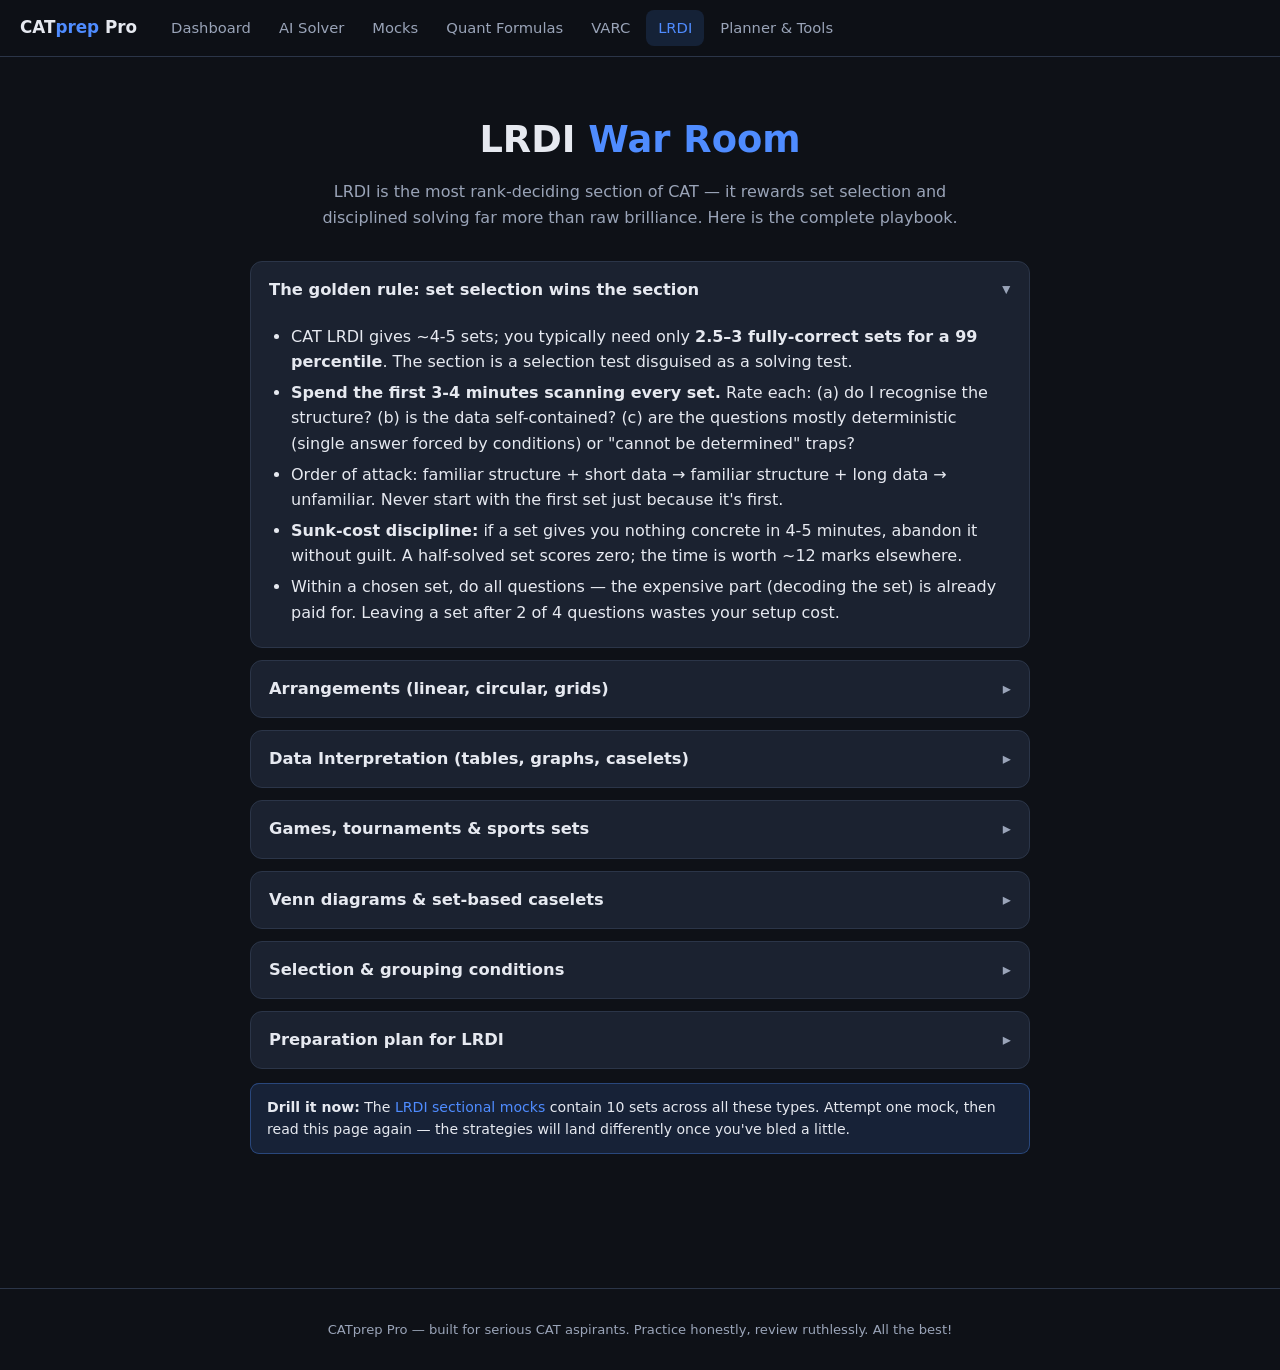
<file: cat-prep/lrdi.html>
<!DOCTYPE html>
<html lang="en">
<head>
  <meta charset="UTF-8">
  <meta name="viewport" content="width=device-width, initial-scale=1.0">
  <title>LRDI Strategies — CATprep Pro</title>
  <link rel="stylesheet" href="css/style.css">
</head>
<body>
  <div class="wrap wrap-narrow">
    <div class="hero" style="padding-top:26px;">
      <h1>LRDI <em>War Room</em></h1>
      <p>LRDI is the most rank-deciding section of CAT — it rewards set selection and disciplined solving far more than raw brilliance. Here is the complete playbook.</p>
    </div>

    <details class="topic" open>
      <summary>The golden rule: set selection wins the section</summary>
      <div class="body"><ul>
        <li>CAT LRDI gives ~4-5 sets; you typically need only <strong>2.5–3 fully-correct sets for a 99 percentile</strong>. The section is a selection test disguised as a solving test.</li>
        <li><strong>Spend the first 3-4 minutes scanning every set.</strong> Rate each: (a) do I recognise the structure? (b) is the data self-contained? (c) are the questions mostly deterministic (single answer forced by conditions) or "cannot be determined" traps?</li>
        <li>Order of attack: familiar structure + short data → familiar structure + long data → unfamiliar. Never start with the first set just because it's first.</li>
        <li><strong>Sunk-cost discipline:</strong> if a set gives you nothing concrete in 4-5 minutes, abandon it without guilt. A half-solved set scores zero; the time is worth ~12 marks elsewhere.</li>
        <li>Within a chosen set, do all questions — the expensive part (decoding the set) is already paid for. Leaving a set after 2 of 4 questions wastes your setup cost.</li>
      </ul></div>
    </details>

    <details class="topic">
      <summary>Arrangements (linear, circular, grids)</summary>
      <div class="body"><ul>
        <li><strong>Draw first, read second.</strong> Sketch the row/circle/grid skeleton before processing clues.</li>
        <li>Process clues in two passes: pass 1 places the <em>definite</em> facts (fixed positions, "extreme left", "opposite"); pass 2 applies relative clues, branching into at most 2-3 cases.</li>
        <li>Circular tables: fix one person's seat to kill rotational duplicates. Watch facing direction — for people facing the centre, "left" is clockwise; facing outward, it reverses.</li>
        <li>Keep a <strong>negative-information margin</strong>: "B not at ends", "C ≠ red" — these often finish the puzzle when positive clues run out.</li>
        <li>If two cases survive, carry both in parallel columns; often a single question clue collapses one.</li>
      </ul></div>
    </details>

    <details class="topic">
      <summary>Data Interpretation (tables, graphs, caselets)</summary>
      <div class="body"><ul>
        <li><strong>Read the fine print first:</strong> units, footnotes, whether figures are cumulative, percentages of what base. Most DI errors are base errors, not calculation errors.</li>
        <li>Approximate aggressively: options are usually far apart. 90/260 → "a bit less than 90/258 ≈ 35%". Only compute exactly when options are tight or it's TITA.</li>
        <li>Memorise: fraction↔percentage table (1/6…1/15), squares to 32, cubes to 15, and reciprocals — this is your on-paper calculator.</li>
        <li>Percentage change comparisons: compare <span class="formula">change⁄base</span> as fractions rather than computing each to decimals.</li>
        <li>For "how many years/products satisfy X" questions, scan for a counting shortcut before computing every cell.</li>
      </ul></div>
    </details>

    <details class="topic">
      <summary>Games, tournaments & sports sets</summary>
      <div class="body"><ul>
        <li>Anchor with <strong>conservation totals</strong>: total points = 2 × matches (win-loss) or matches × points-per-match; total goals scored = total conceded. Verify your grid against these before answering.</li>
        <li>Round robin of n teams: n(n−1)/2 matches. Knockout of n players: n − 1 matches total.</li>
        <li>Build the results matrix (teams × teams) and fill both symmetric cells with every clue.</li>
        <li>Extreme cases first: the team that won everything / lost everything constrains everyone else.</li>
      </ul></div>
    </details>

    <details class="topic">
      <summary>Venn diagrams & set-based caselets</summary>
      <div class="body"><ul>
        <li>Always work with the <strong>innermost region outward</strong>: fill "all three" first, then "exactly two", then "exactly one".</li>
        <li>Know both identities: |A∪B∪C| = ΣA − Σpairs + triple, and Total = exactly-one + exactly-two + exactly-three + none.</li>
        <li>Maximisation/minimisation questions: to maximise "none", maximise overlap; to minimise an intersection, spread the sets apart. Check feasibility against every constraint.</li>
        <li>4-set problems: use a table of 16 regions rather than trying to draw 4 circles.</li>
      </ul></div>
    </details>

    <details class="topic">
      <summary>Selection & grouping conditions</summary>
      <div class="body"><ul>
        <li>Translate every condition into symbols first: "A and B can't be together" → ¬(A∧B); "if C then D" → C→D (note: D can come without C!).</li>
        <li>The most-constrained element is your entry point — start casework on it.</li>
        <li>"If-then" traps: C→D forbids only (C without D). Both present, both absent, and D-alone are all legal.</li>
        <li>Count systematically by cases (by group size or by inclusion/exclusion of the pivotal member) and check totals with C(n,r) sanity bounds.</li>
      </ul></div>
    </details>

    <details class="topic">
      <summary>Preparation plan for LRDI</summary>
      <div class="body"><ul>
        <li><strong>2 sets a day, every day</strong>, alternating LR and DI — consistency beats weekend binges.</li>
        <li>After every set: log the set type, time taken, and the <em>breakthrough observation</em> you missed. Your error log becomes your personal strategy book.</li>
        <li>Redo failed sets after a week from scratch. If you fail again, the set type goes on your "recognise and skip in exam" list — knowing what NOT to attempt is a legitimate skill.</li>
        <li>Sectional mocks (<a href="mocks.html">start here</a>) under strict time > untimed practice, always, from month one.</li>
        <li>Puzzle cross-training that genuinely helps: Sudoku, Kakuro, and past CAT/XAT sets — not random riddle apps.</li>
      </ul></div>
    </details>

    <div class="notice">
      <strong>Drill it now:</strong> The <a href="mocks.html">LRDI sectional mocks</a> contain 10 sets across all these types. Attempt one mock, then read this page again — the strategies will land differently once you've bled a little.
    </div>
  </div>

  <script src="js/app.js"></script>
</body>
</html>
</file>
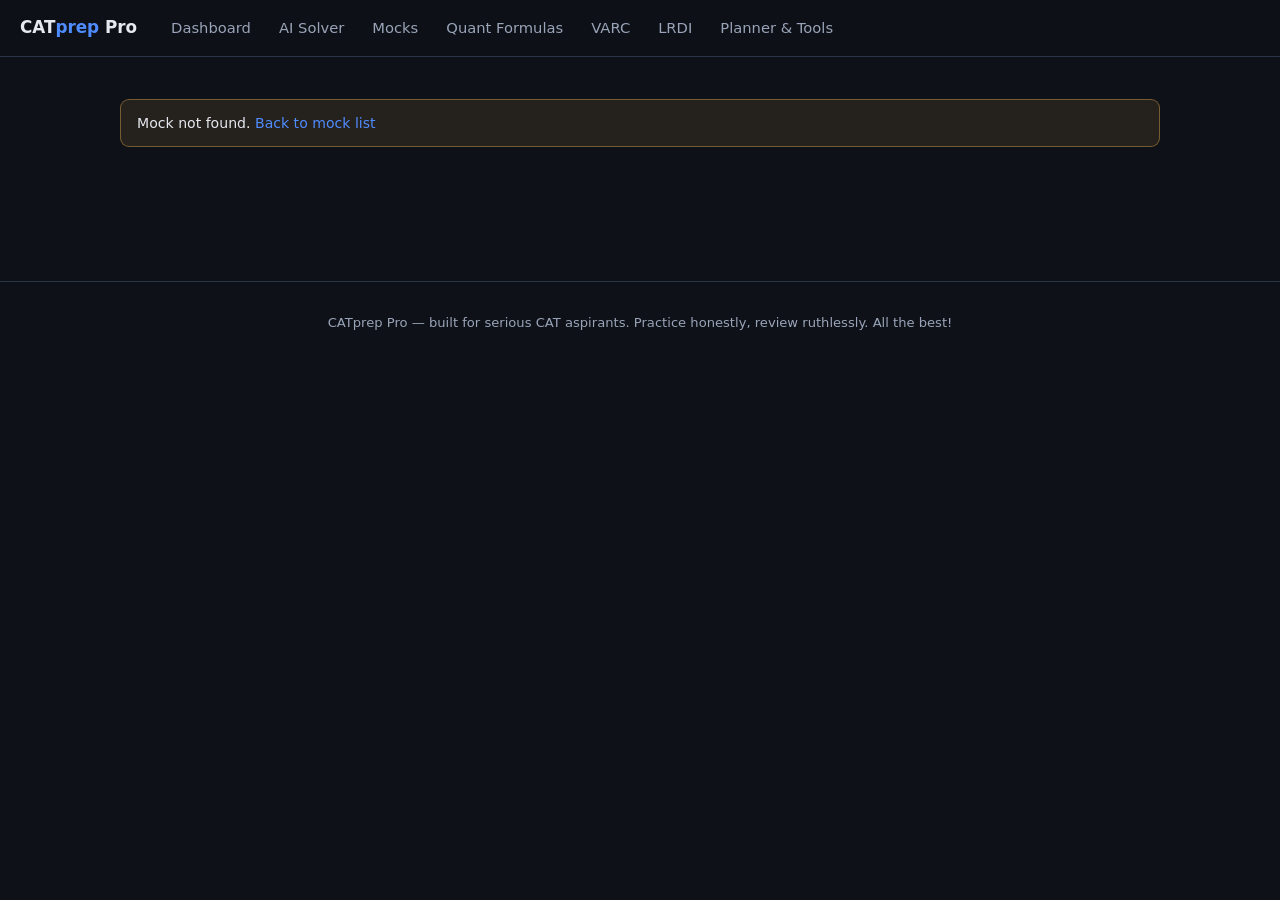
<file: cat-prep/mock.html>
<!DOCTYPE html>
<html lang="en">
<head>
  <meta charset="UTF-8">
  <meta name="viewport" content="width=device-width, initial-scale=1.0">
  <title>Mock Test — CATprep Pro</title>
  <link rel="stylesheet" href="css/style.css">
</head>
<body>
  <div class="wrap" id="player">
    <div class="mock-top">
      <h2 id="mock-title" style="margin:0;">Loading…</h2>
      <div style="display:flex; gap:12px; align-items:center;">
        <div class="timer" id="timer">--:--</div>
        <button class="btn green" onclick="submitMock()">Submit</button>
      </div>
    </div>

    <div class="mock-layout">
      <div id="qarea"></div>
      <div>
        <div class="card">
          <h3 style="font-size:0.9rem;">Question Palette</h3>
          <p id="pal-stats" style="font-size:0.8rem;"></p>
          <div class="palette" id="palette"></div>
          <div style="font-size:0.75rem; color:var(--text-dim); margin-top:12px; line-height:1.9;">
            <span class="badge green">■</span> Answered&nbsp;
            <span class="badge purple">■</span> Marked<br>
            MCQ +3/−1 · TITA +3/0
          </div>
        </div>
      </div>
    </div>
  </div>

  <script src="js/data/qa.js"></script>
  <script src="js/data/varc.js"></script>
  <script src="js/data/lrdi.js"></script>
  <script src="js/data/mocks.js"></script>
  <script src="js/app.js"></script>
  <script src="js/mock.js"></script>
</body>
</html>
</file>
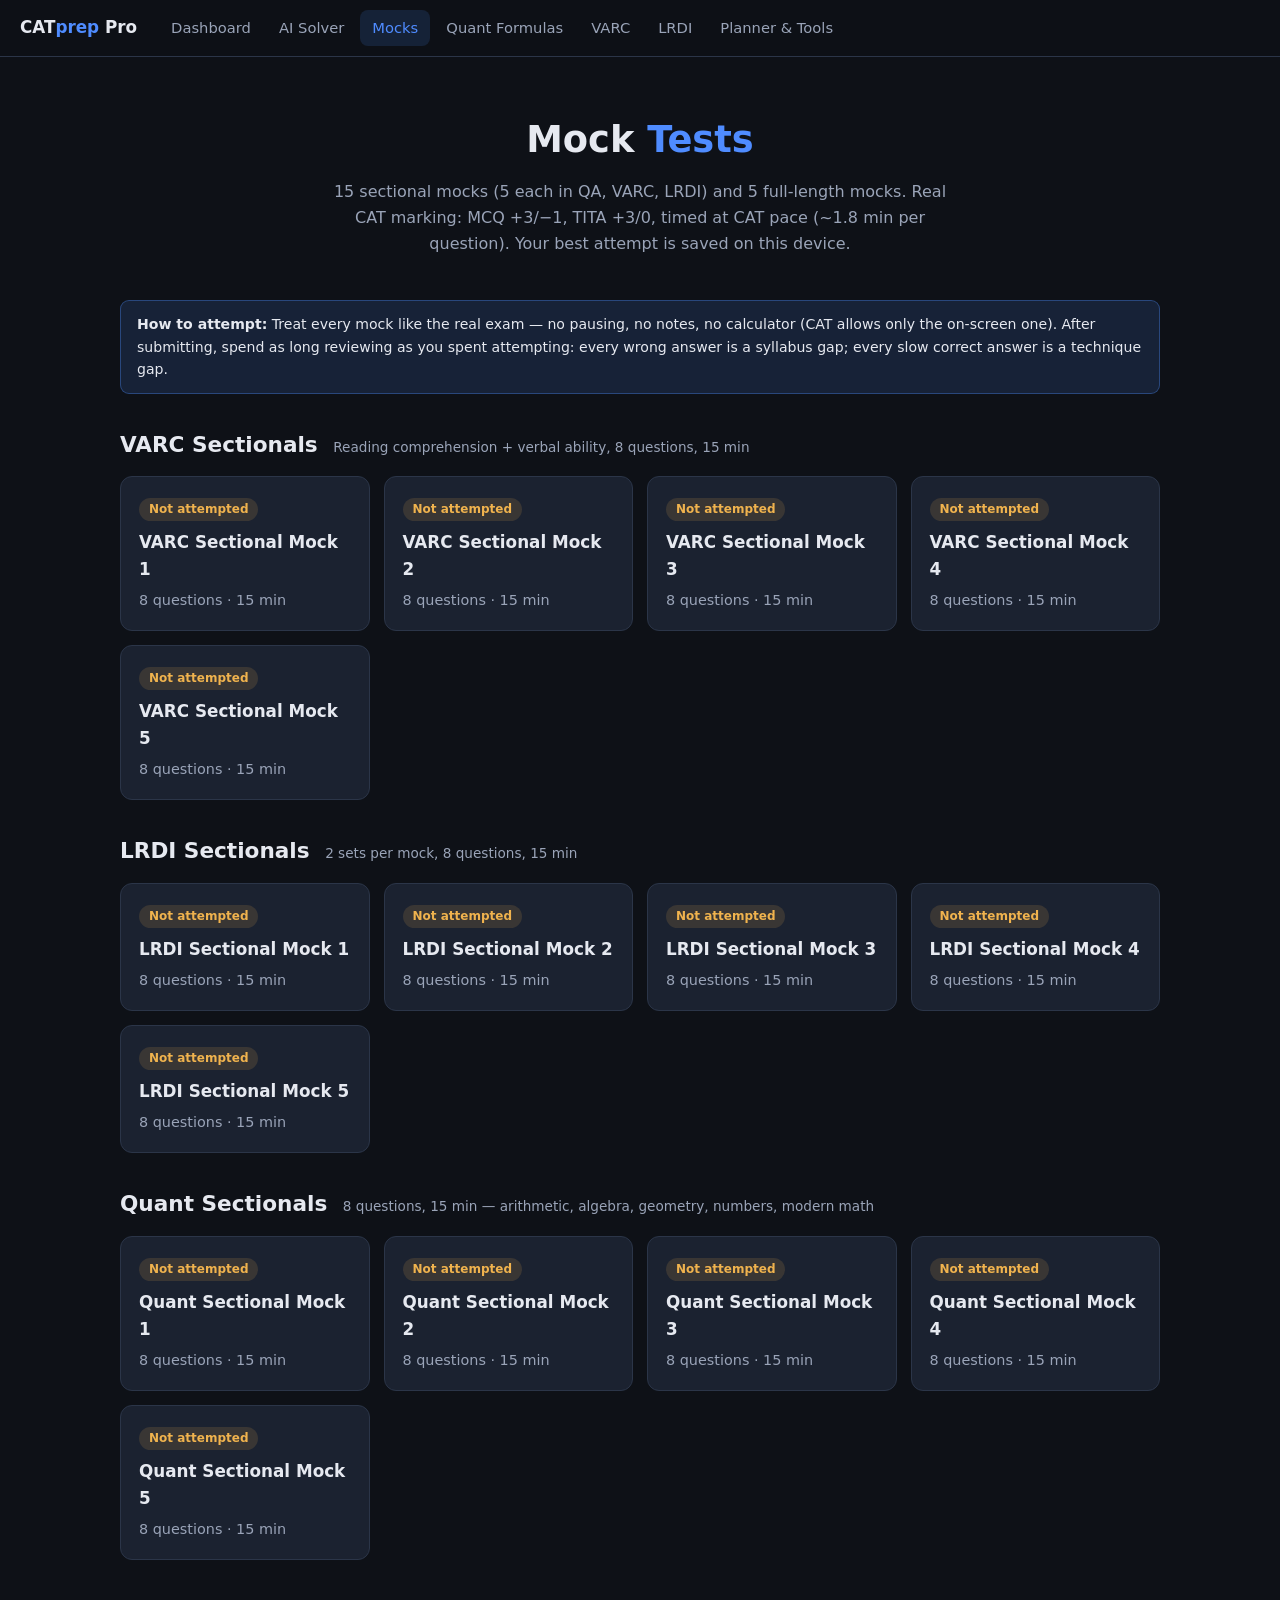
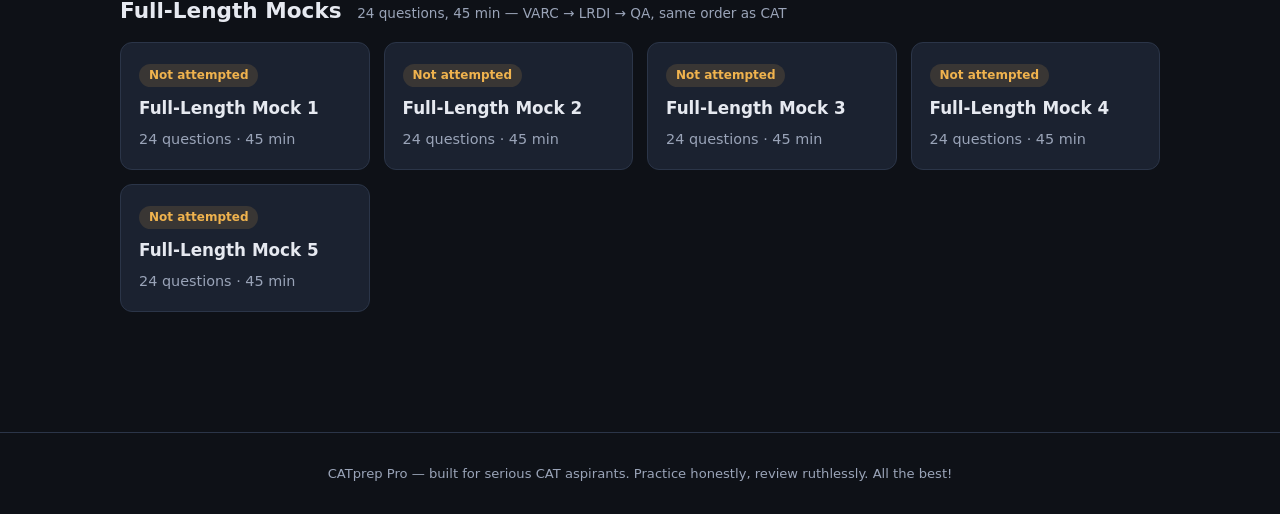
<file: cat-prep/mocks.html>
<!DOCTYPE html>
<html lang="en">
<head>
  <meta charset="UTF-8">
  <meta name="viewport" content="width=device-width, initial-scale=1.0">
  <title>Mocks — CATprep Pro</title>
  <link rel="stylesheet" href="css/style.css">
</head>
<body>
  <div class="wrap">
    <div class="hero" style="padding-top:26px;">
      <h1>Mock <em>Tests</em></h1>
      <p>15 sectional mocks (5 each in QA, VARC, LRDI) and 5 full-length mocks. Real CAT marking: MCQ +3/−1, TITA +3/0, timed at CAT pace (~1.8 min per question). Your best attempt is saved on this device.</p>
    </div>

    <div class="notice">
      <strong>How to attempt:</strong> Treat every mock like the real exam — no pausing, no notes, no calculator (CAT allows only the on-screen one). After submitting, spend as long reviewing as you spent attempting: every wrong answer is a syllabus gap; every slow correct answer is a technique gap.
    </div>

    <div id="mock-sections"></div>
  </div>

  <script src="js/data/qa.js"></script>
  <script src="js/data/varc.js"></script>
  <script src="js/data/lrdi.js"></script>
  <script src="js/data/mocks.js"></script>
  <script src="js/app.js"></script>
  <script>
    document.addEventListener("DOMContentLoaded", () => {
      const groups = [
        ["VARC Sectionals", "varc-", "Reading comprehension + verbal ability, 8 questions, 15 min"],
        ["LRDI Sectionals", "lrdi-", "2 sets per mock, 8 questions, 15 min"],
        ["Quant Sectionals", "qa-", "8 questions, 15 min — arithmetic, algebra, geometry, numbers, modern math"],
        ["Full-Length Mocks", "fl-", "24 questions, 45 min — VARC → LRDI → QA, same order as CAT"],
      ];
      const results = store.get("results", {});
      let html = "";
      for (const [title, prefix, desc] of groups) {
        html += `<h2 class="section-title">${title} <small>${desc}</small></h2><div class="grid cols-3">`;
        for (const m of MOCKS.filter((m) => m.id.startsWith(prefix))) {
          const r = results[m.id];
          const badge = r
            ? `<span class="badge green">Best: ${r.score}/${r.max} · ${r.date}</span>`
            : `<span class="badge amber">Not attempted</span>`;
          html += `<a class="card" href="mock.html?id=${m.id}">
            ${badge}
            <h3>${m.title}</h3>
            <p>${m.questions.length} questions · ${Math.round(m.duration / 60)} min</p>
          </a>`;
        }
        html += "</div>";
      }
      document.getElementById("mock-sections").innerHTML = html;
    });
  </script>
</body>
</html>
</file>
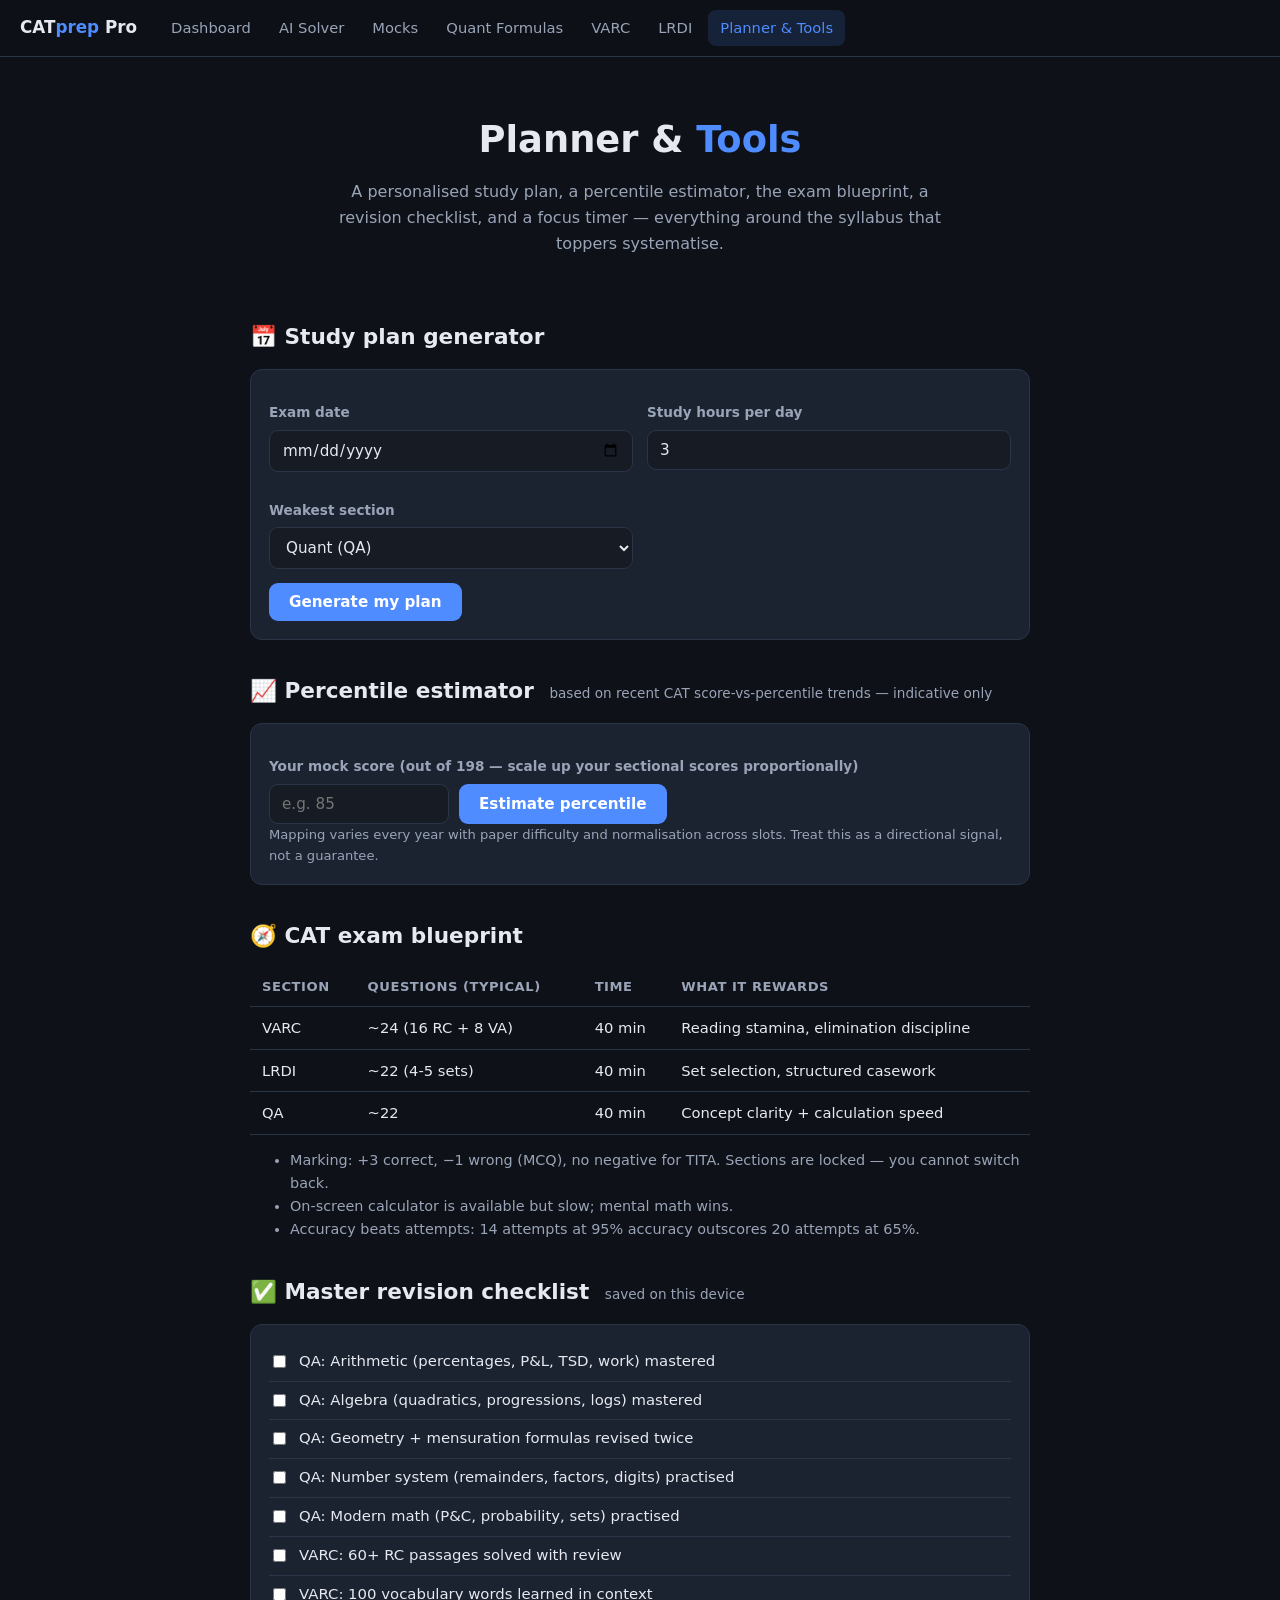
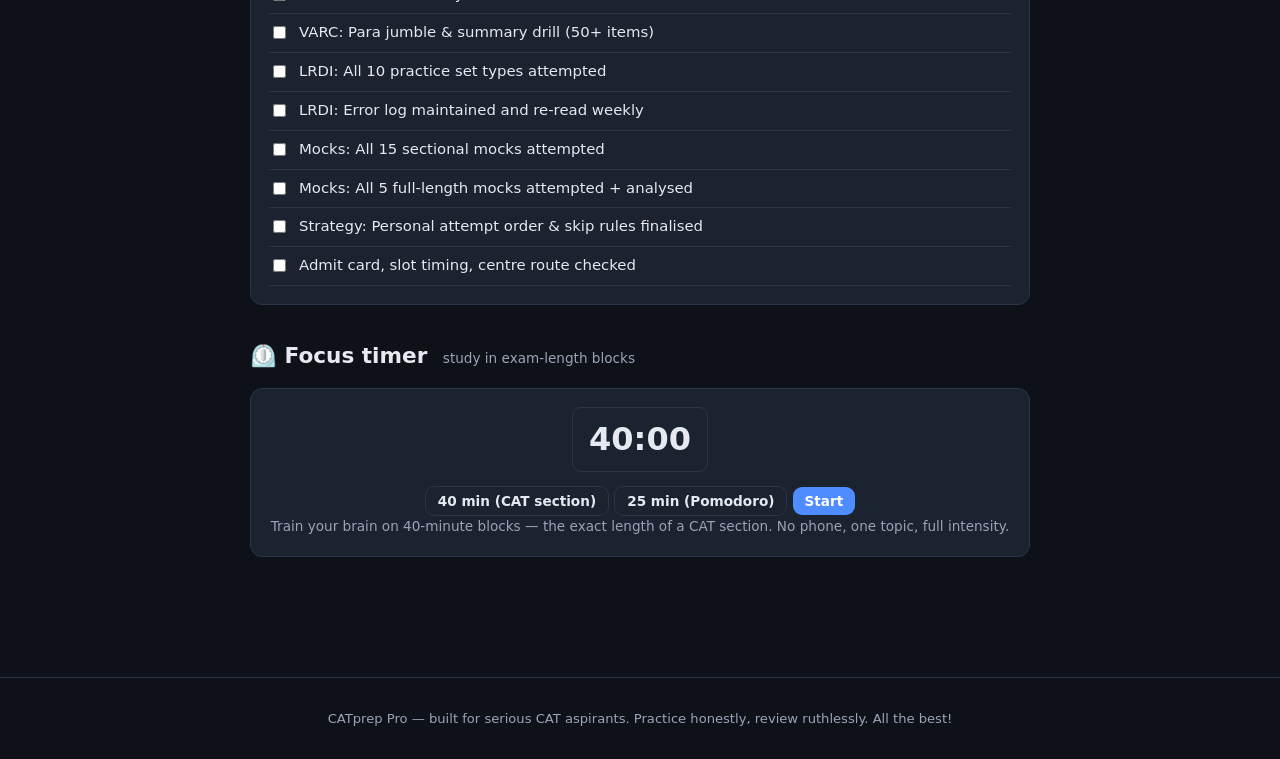
<file: cat-prep/planner.html>
<!DOCTYPE html>
<html lang="en">
<head>
  <meta charset="UTF-8">
  <meta name="viewport" content="width=device-width, initial-scale=1.0">
  <title>Planner & Tools — CATprep Pro</title>
  <link rel="stylesheet" href="css/style.css">
</head>
<body>
  <div class="wrap wrap-narrow">
    <div class="hero" style="padding-top:26px;">
      <h1>Planner & <em>Tools</em></h1>
      <p>A personalised study plan, a percentile estimator, the exam blueprint, a revision checklist, and a focus timer — everything around the syllabus that toppers systematise.</p>
    </div>

    <!-- Study plan -->
    <h2 class="section-title">📅 Study plan generator</h2>
    <div class="card">
      <div class="grid cols-3">
        <div>
          <label class="field-label">Exam date</label>
          <input type="date" id="exam-date">
        </div>
        <div>
          <label class="field-label">Study hours per day</label>
          <input type="number" id="hours" value="3" min="1" max="12">
        </div>
        <div>
          <label class="field-label">Weakest section</label>
          <select id="weak">
            <option value="QA">Quant (QA)</option>
            <option value="VARC">VARC</option>
            <option value="LRDI">LRDI</option>
          </select>
        </div>
      </div>
      <button class="btn" style="margin-top:14px;" onclick="makePlan()">Generate my plan</button>
      <div class="ai-output" id="plan-out"></div>
    </div>

    <!-- Percentile predictor -->
    <h2 class="section-title">📈 Percentile estimator <small>based on recent CAT score-vs-percentile trends — indicative only</small></h2>
    <div class="card">
      <label class="field-label">Your mock score (out of 198 — scale up your sectional scores proportionally)</label>
      <div style="display:flex; gap:10px; flex-wrap:wrap;">
        <input type="number" id="score-in" min="-40" max="198" placeholder="e.g. 85" style="max-width:180px;">
        <button class="btn" onclick="predict()">Estimate percentile</button>
      </div>
      <div class="ai-output" id="pct-out"></div>
      <p style="color:var(--text-dim); font-size:0.82rem;">Mapping varies every year with paper difficulty and normalisation across slots. Treat this as a directional signal, not a guarantee.</p>
    </div>

    <!-- Exam blueprint -->
    <h2 class="section-title">🧭 CAT exam blueprint</h2>
    <div class="table-scroll"><table class="data">
      <tr><th>Section</th><th>Questions (typical)</th><th>Time</th><th>What it rewards</th></tr>
      <tr><td>VARC</td><td>~24 (16 RC + 8 VA)</td><td>40 min</td><td>Reading stamina, elimination discipline</td></tr>
      <tr><td>LRDI</td><td>~22 (4-5 sets)</td><td>40 min</td><td>Set selection, structured casework</td></tr>
      <tr><td>QA</td><td>~22</td><td>40 min</td><td>Concept clarity + calculation speed</td></tr>
    </table></div>
    <ul style="color:var(--text-dim); font-size:0.9rem;">
      <li>Marking: +3 correct, −1 wrong (MCQ), no negative for TITA. Sections are locked — you cannot switch back.</li>
      <li>On-screen calculator is available but slow; mental math wins.</li>
      <li>Accuracy beats attempts: 14 attempts at 95% accuracy outscores 20 attempts at 65%.</li>
    </ul>

    <!-- Revision checklist -->
    <h2 class="section-title">✅ Master revision checklist <small>saved on this device</small></h2>
    <div class="card" id="checklist"></div>

    <!-- Focus timer -->
    <h2 class="section-title">⏲️ Focus timer <small>study in exam-length blocks</small></h2>
    <div class="card" style="text-align:center;">
      <div class="timer" id="focus-timer" style="font-size:2rem; display:inline-block; margin-bottom:14px;">40:00</div>
      <div>
        <button class="btn small secondary" onclick="setFocus(40)">40 min (CAT section)</button>
        <button class="btn small secondary" onclick="setFocus(25)">25 min (Pomodoro)</button>
        <button class="btn small" id="focus-btn" onclick="toggleFocus()">Start</button>
      </div>
      <p style="color:var(--text-dim); font-size:0.85rem;">Train your brain on 40-minute blocks — the exact length of a CAT section. No phone, one topic, full intensity.</p>
    </div>
  </div>

  <script src="js/app.js"></script>
  <script>
    /* ---- Study plan ---- */
    function makePlan() {
      const dateVal = document.getElementById("exam-date").value;
      const hours = +document.getElementById("hours").value || 3;
      const weak = document.getElementById("weak").value;
      const out = document.getElementById("plan-out");
      if (!dateVal) { out.textContent = "Pick your exam date first."; return; }
      const weeks = Math.max(1, Math.round((new Date(dateVal) - Date.now()) / (7 * 864e5)));
      const p1 = Math.max(1, Math.round(weeks * 0.5));
      const p2 = Math.max(1, Math.round(weeks * 0.3));
      const p3 = Math.max(1, weeks - p1 - p2);
      const weakShare = Math.round(hours * 0.4 * 10) / 10;
      const otherShare = Math.round(((hours - weakShare) / 2) * 10) / 10;
      out.innerHTML =
        `<strong>${weeks} week(s) to exam · ${hours} hrs/day · extra weight on ${weak}</strong>\n\n` +
        `<strong>Phase 1 — Concepts (${p1} wk):</strong>\n` +
        `• Daily: ${weakShare}h ${weak} concepts + practice, ${otherShare}h each on the other two sections.\n` +
        `• Finish the full syllabus topic-by-topic (use the Quant Formula Book, VARC & LRDI strategy pages here).\n` +
        `• Daily non-negotiables: 1 editorial summary, 10 vocab words, 2 LRDI sets.\n\n` +
        `<strong>Phase 2 — Sectionals (${p2} wk):</strong>\n` +
        `• 1 sectional mock daily (rotate sections; double up on ${weak}).\n` +
        `• Every mock gets a same-day review + error log entry. Re-solve every wrong question after 3 days.\n\n` +
        `<strong>Phase 3 — Full mocks & taper (${p3} wk):</strong>\n` +
        `• 2-3 full-length mocks per week at your actual slot time; full analysis the same day.\n` +
        `• Rebuild your attempt strategy from mock data: which sets to pick, when to skip, target attempts per section.\n` +
        `• Last 3 days: only formula/vocab revision and error-log reading. No new material.\n\n` +
        `Rule of thumb: <strong>every hour of mock needs an hour of analysis.</strong>`;
    }

    /* ---- Percentile estimator (piecewise linear on indicative anchor points) ---- */
    const ANCHORS = [ // [score /198, approx percentile]
      [0, 10], [20, 40], [30, 55], [40, 70], [48, 80], [58, 88], [65, 92],
      [75, 95], [85, 97], [96, 98.5], [105, 99], [117, 99.5], [135, 99.9], [198, 100],
    ];
    function predict() {
      const s = +document.getElementById("score-in").value;
      const out = document.getElementById("pct-out");
      if (isNaN(s)) { out.textContent = "Enter a score first."; return; }
      const x = Math.max(0, Math.min(198, s));
      let pct = 100;
      for (let i = 1; i < ANCHORS.length; i++) {
        if (x <= ANCHORS[i][0]) {
          const [x0, y0] = ANCHORS[i - 1], [x1, y1] = ANCHORS[i];
          pct = y0 + ((x - x0) / (x1 - x0)) * (y1 - y0);
          break;
        }
      }
      const verdict =
        pct >= 99 ? "IIM A/B/C interview zone — protect this level and polish accuracy."
        : pct >= 95 ? "Strong — new IIMs and top non-IIMs in range; push weak section for the 99 jump."
        : pct >= 85 ? "Solid base — targeted sectional work can add 8-10 percentile."
        : "Focus on concepts + accuracy before chasing attempts. Percentiles rise fastest at this stage.";
      out.innerHTML = `Estimated percentile: <strong>~${pct.toFixed(1)}</strong>\n${verdict}`;
    }

    /* ---- Checklist ---- */
    const CHECK_ITEMS = [
      "QA: Arithmetic (percentages, P&L, TSD, work) mastered",
      "QA: Algebra (quadratics, progressions, logs) mastered",
      "QA: Geometry + mensuration formulas revised twice",
      "QA: Number system (remainders, factors, digits) practised",
      "QA: Modern math (P&C, probability, sets) practised",
      "VARC: 60+ RC passages solved with review",
      "VARC: 100 vocabulary words learned in context",
      "VARC: Para jumble & summary drill (50+ items)",
      "LRDI: All 10 practice set types attempted",
      "LRDI: Error log maintained and re-read weekly",
      "Mocks: All 15 sectional mocks attempted",
      "Mocks: All 5 full-length mocks attempted + analysed",
      "Strategy: Personal attempt order & skip rules finalised",
      "Admit card, slot timing, centre route checked",
    ];
    function renderChecklist() {
      const done = store.get("checklist", {});
      document.getElementById("checklist").innerHTML = CHECK_ITEMS.map((item, i) =>
        `<label style="display:flex; gap:10px; align-items:flex-start; padding:7px 0; cursor:pointer; border-bottom:1px solid var(--border); font-size:0.93rem;">
          <input type="checkbox" ${done[i] ? "checked" : ""} onchange="toggleCheck(${i}, this.checked)" style="margin-top:5px;">
          <span style="${done[i] ? "text-decoration:line-through; color:var(--text-dim);" : ""}">${item}</span>
        </label>`).join("");
    }
    function toggleCheck(i, val) {
      const done = store.get("checklist", {});
      done[i] = val;
      store.set("checklist", done);
      renderChecklist();
    }

    /* ---- Focus timer ---- */
    let focusSecs = 40 * 60, focusRunning = false, focusInt = null;
    function setFocus(mins) {
      focusSecs = mins * 60; stopFocus(); paint();
    }
    function paint() { document.getElementById("focus-timer").textContent = fmtTime(focusSecs); }
    function stopFocus() {
      focusRunning = false; clearInterval(focusInt);
      document.getElementById("focus-btn").textContent = "Start";
    }
    function toggleFocus() {
      if (focusRunning) { stopFocus(); return; }
      focusRunning = true;
      document.getElementById("focus-btn").textContent = "Pause";
      focusInt = setInterval(() => {
        focusSecs--;
        if (focusSecs <= 0) { focusSecs = 0; stopFocus(); alert("Block done. Take a 5-minute break, then review what you solved."); }
        paint();
      }, 1000);
    }

    document.addEventListener("DOMContentLoaded", () => { renderChecklist(); paint(); });
  </script>
</body>
</html>
</file>
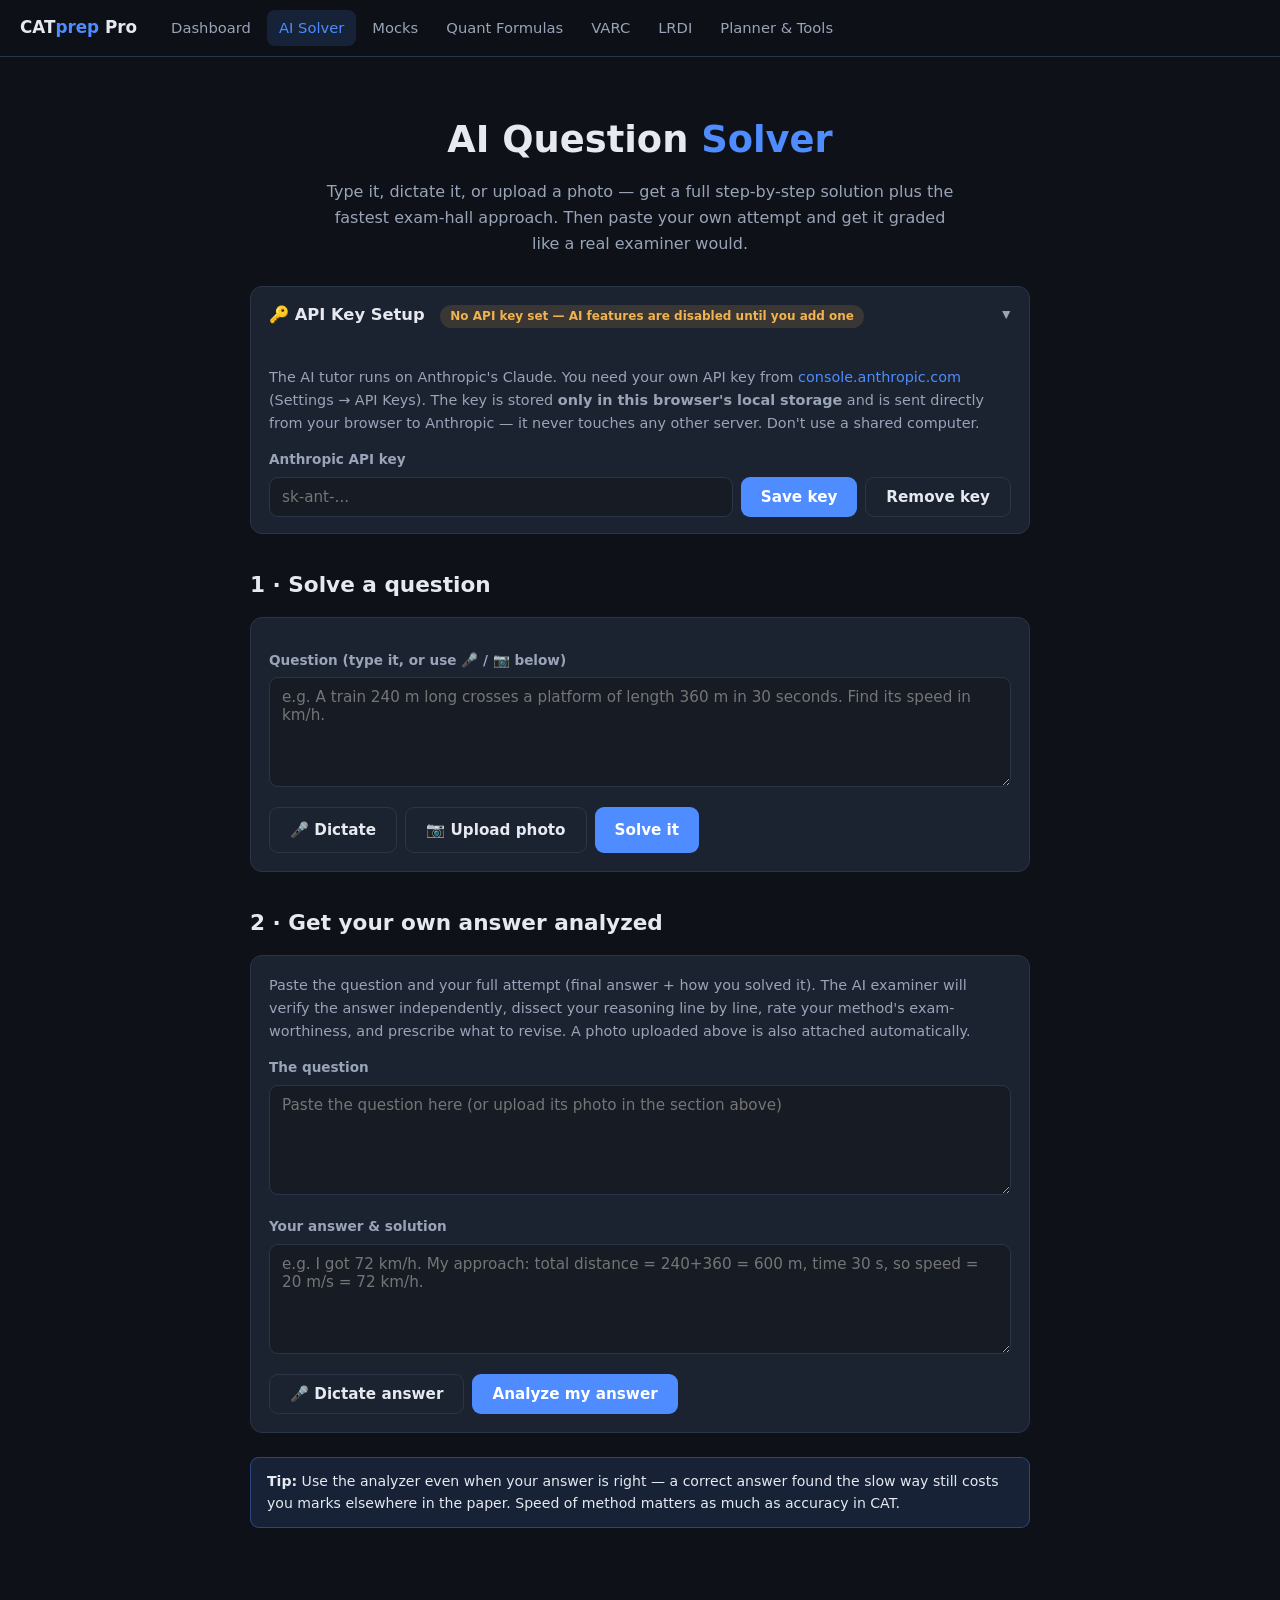
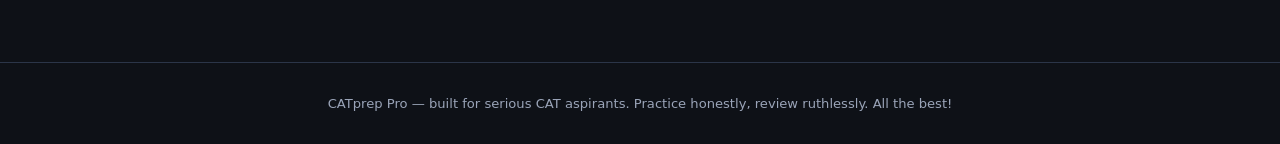
<file: cat-prep/solver.html>
<!DOCTYPE html>
<html lang="en">
<head>
  <meta charset="UTF-8">
  <meta name="viewport" content="width=device-width, initial-scale=1.0">
  <title>AI Question Solver — CATprep Pro</title>
  <link rel="stylesheet" href="css/style.css">
</head>
<body>
  <div class="wrap wrap-narrow">
    <div class="hero" style="padding-top:26px;">
      <h1>AI Question <em>Solver</em></h1>
      <p>Type it, dictate it, or upload a photo — get a full step-by-step solution plus the fastest exam-hall approach. Then paste your own attempt and get it graded like a real examiner would.</p>
    </div>

    <details class="topic" id="key-panel">
      <summary>🔑 API Key Setup <span id="key-status" style="float:none; margin-left:10px;"></span></summary>
      <div class="body">
        <p style="font-size:0.9rem; color:var(--text-dim);">
          The AI tutor runs on Anthropic's Claude. You need your own API key from
          <a href="https://console.anthropic.com/" target="_blank" rel="noopener">console.anthropic.com</a>
          (Settings → API Keys). The key is stored <strong>only in this browser's local storage</strong> and is sent
          directly from your browser to Anthropic — it never touches any other server. Don't use a shared computer.
        </p>
        <label class="field-label">Anthropic API key</label>
        <div style="display:flex; gap:8px; flex-wrap:wrap;">
          <input type="password" id="key-input" placeholder="sk-ant-..." style="flex:1; min-width:220px;">
          <button class="btn" onclick="saveKey()">Save key</button>
          <button class="btn secondary" onclick="clearKey()">Remove key</button>
        </div>
      </div>
    </details>

    <!-- ============ SOLVER ============ -->
    <h2 class="section-title">1 · Solve a question</h2>
    <div class="card">
      <label class="field-label">Question (type it, or use 🎤 / 📷 below)</label>
      <textarea id="q-text" placeholder="e.g. A train 240 m long crosses a platform of length 360 m in 30 seconds. Find its speed in km/h."></textarea>

      <div style="display:flex; gap:8px; margin-top:12px; flex-wrap:wrap;">
        <button class="btn secondary mic-btn" onclick="toggleDictation('q-text', this)">🎤 Dictate</button>
        <label class="btn secondary" style="cursor:pointer;">📷 Upload photo
          <input type="file" id="img-input" accept="image/*" capture="environment" style="display:none;">
        </label>
        <button class="btn secondary" id="img-clear" style="display:none;" onclick="clearImage()">✕ Remove photo</button>
        <button class="btn" id="solve-btn" onclick="solveQuestion()">Solve it</button>
      </div>
      <img id="img-preview" class="img-preview" alt="Question photo preview">
      <div class="ai-output" id="solve-out"></div>
    </div>

    <!-- ============ ANALYZER ============ -->
    <h2 class="section-title">2 · Get your own answer analyzed</h2>
    <div class="card">
      <p style="color:var(--text-dim); font-size:0.9rem; margin-top:0;">
        Paste the question and your full attempt (final answer + how you solved it). The AI examiner will verify the
        answer independently, dissect your reasoning line by line, rate your method's exam-worthiness, and prescribe
        what to revise. A photo uploaded above is also attached automatically.
      </p>
      <label class="field-label">The question</label>
      <textarea id="a-question" placeholder="Paste the question here (or upload its photo in the section above)"></textarea>
      <label class="field-label">Your answer & solution</label>
      <textarea id="a-answer" placeholder="e.g. I got 72 km/h. My approach: total distance = 240+360 = 600 m, time 30 s, so speed = 20 m/s = 72 km/h."></textarea>
      <div style="display:flex; gap:8px; margin-top:12px; flex-wrap:wrap;">
        <button class="btn secondary mic-btn" onclick="toggleDictation('a-answer', this)">🎤 Dictate answer</button>
        <button class="btn" id="analyze-btn" onclick="analyzeAnswer()">Analyze my answer</button>
      </div>
      <div class="ai-output" id="analyze-out"></div>
    </div>

    <div class="notice" style="margin-top:24px;">
      <strong>Tip:</strong> Use the analyzer even when your answer is right — a correct answer found the slow way still
      costs you marks elsewhere in the paper. Speed of method matters as much as accuracy in CAT.
    </div>
  </div>

  <script src="js/app.js"></script>
  <script src="js/solver.js"></script>
</body>
</html>
</file>
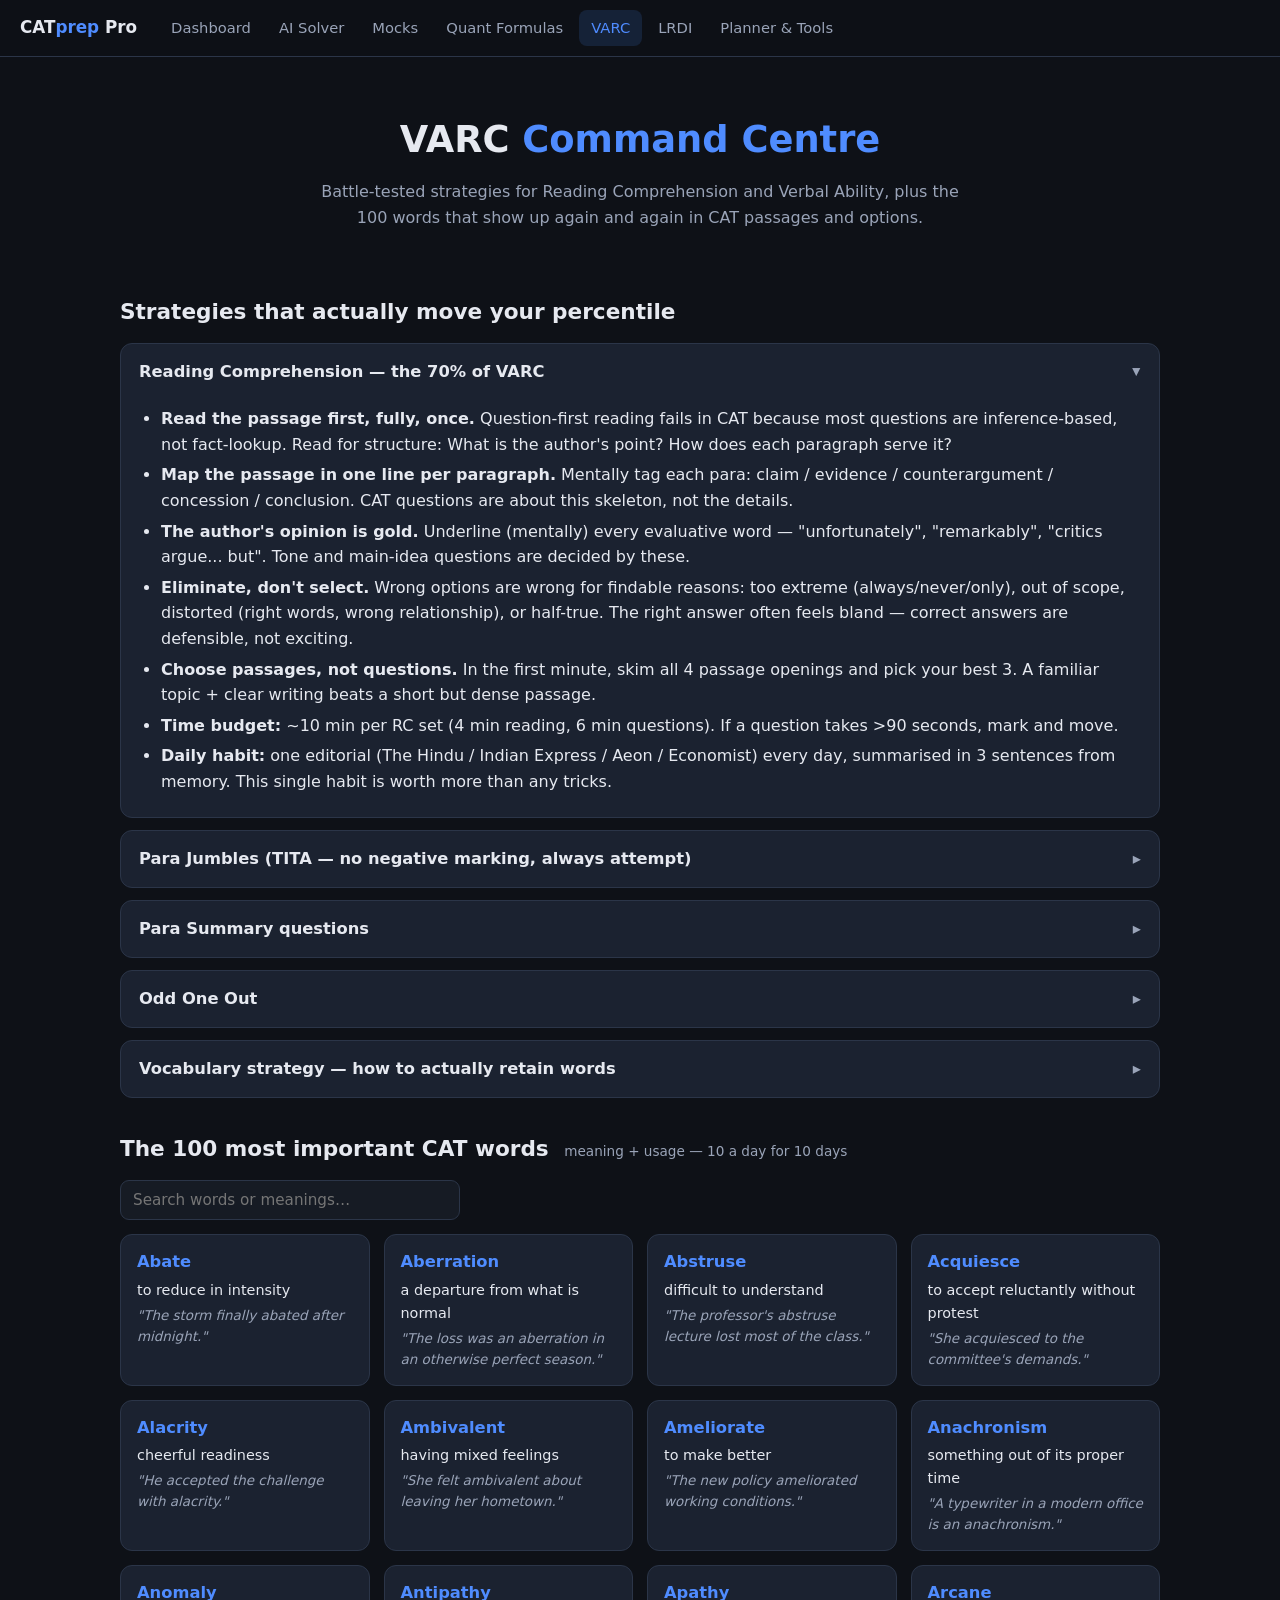
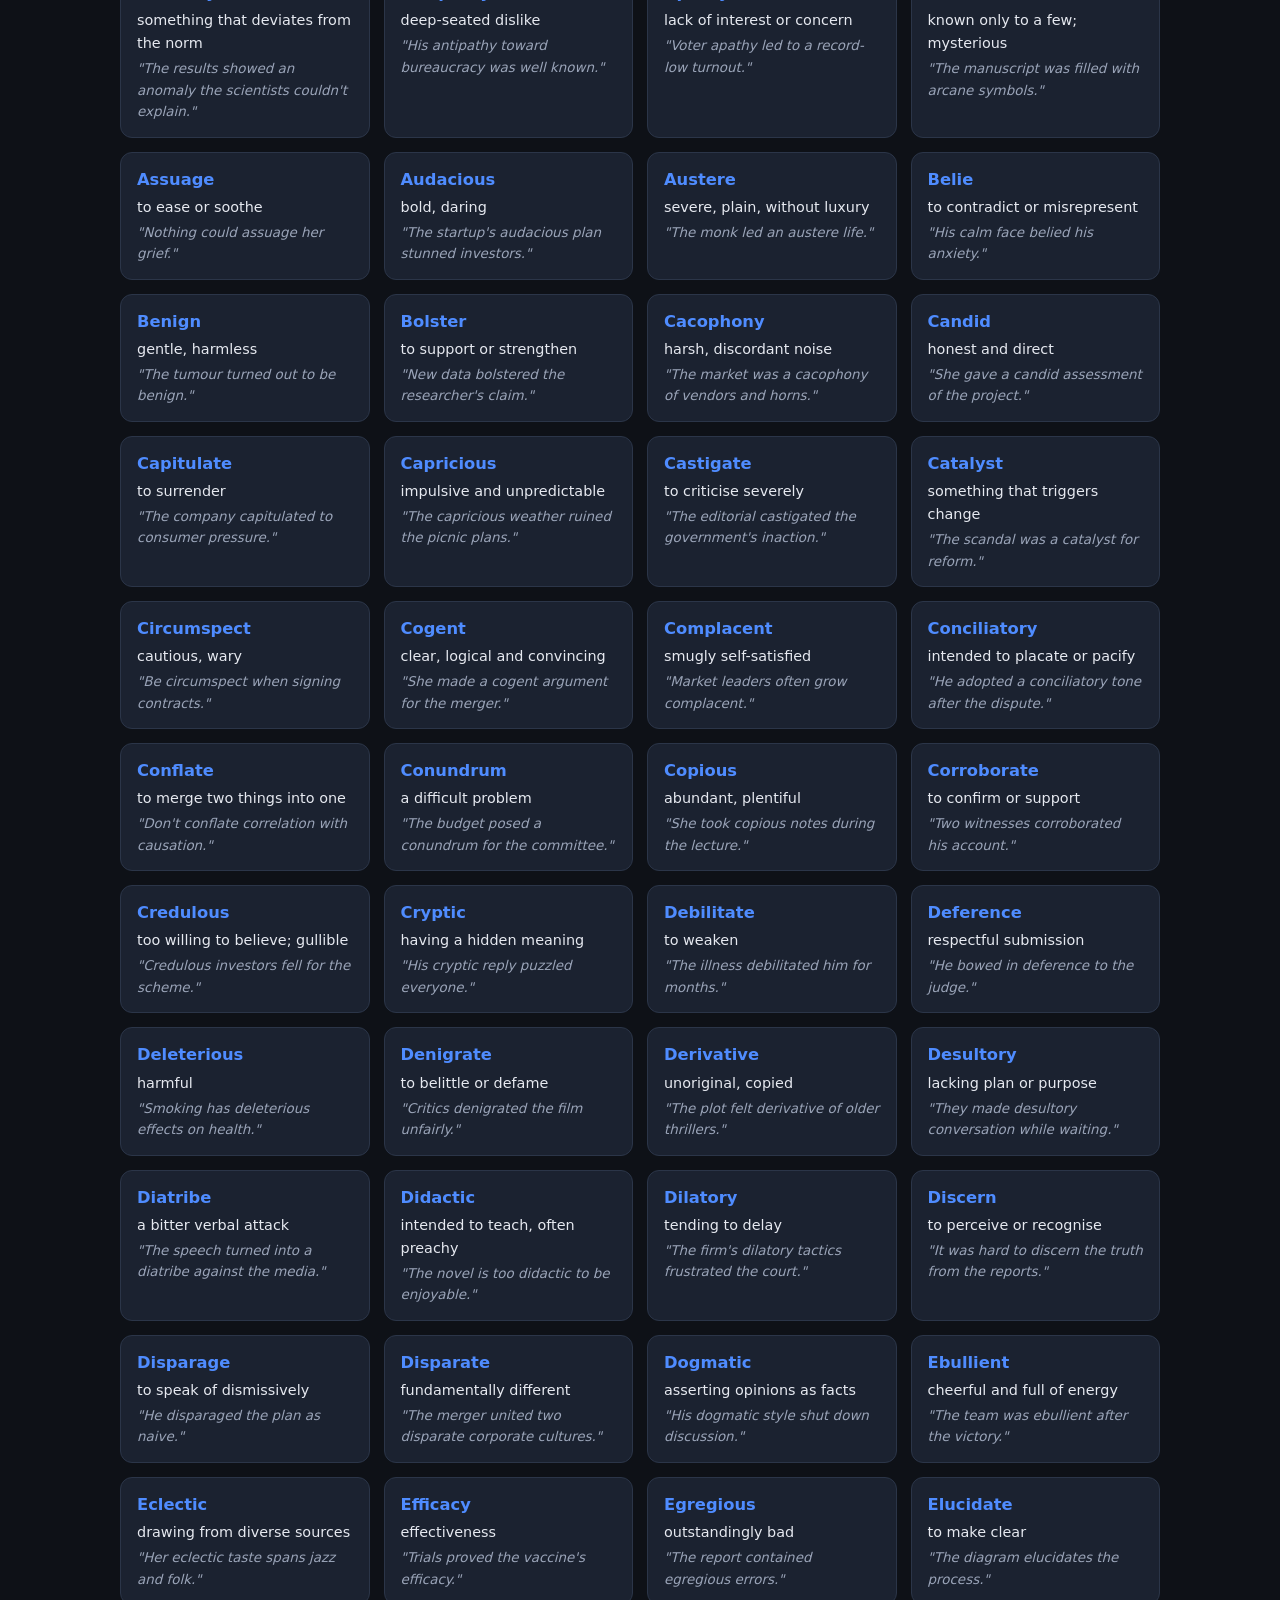
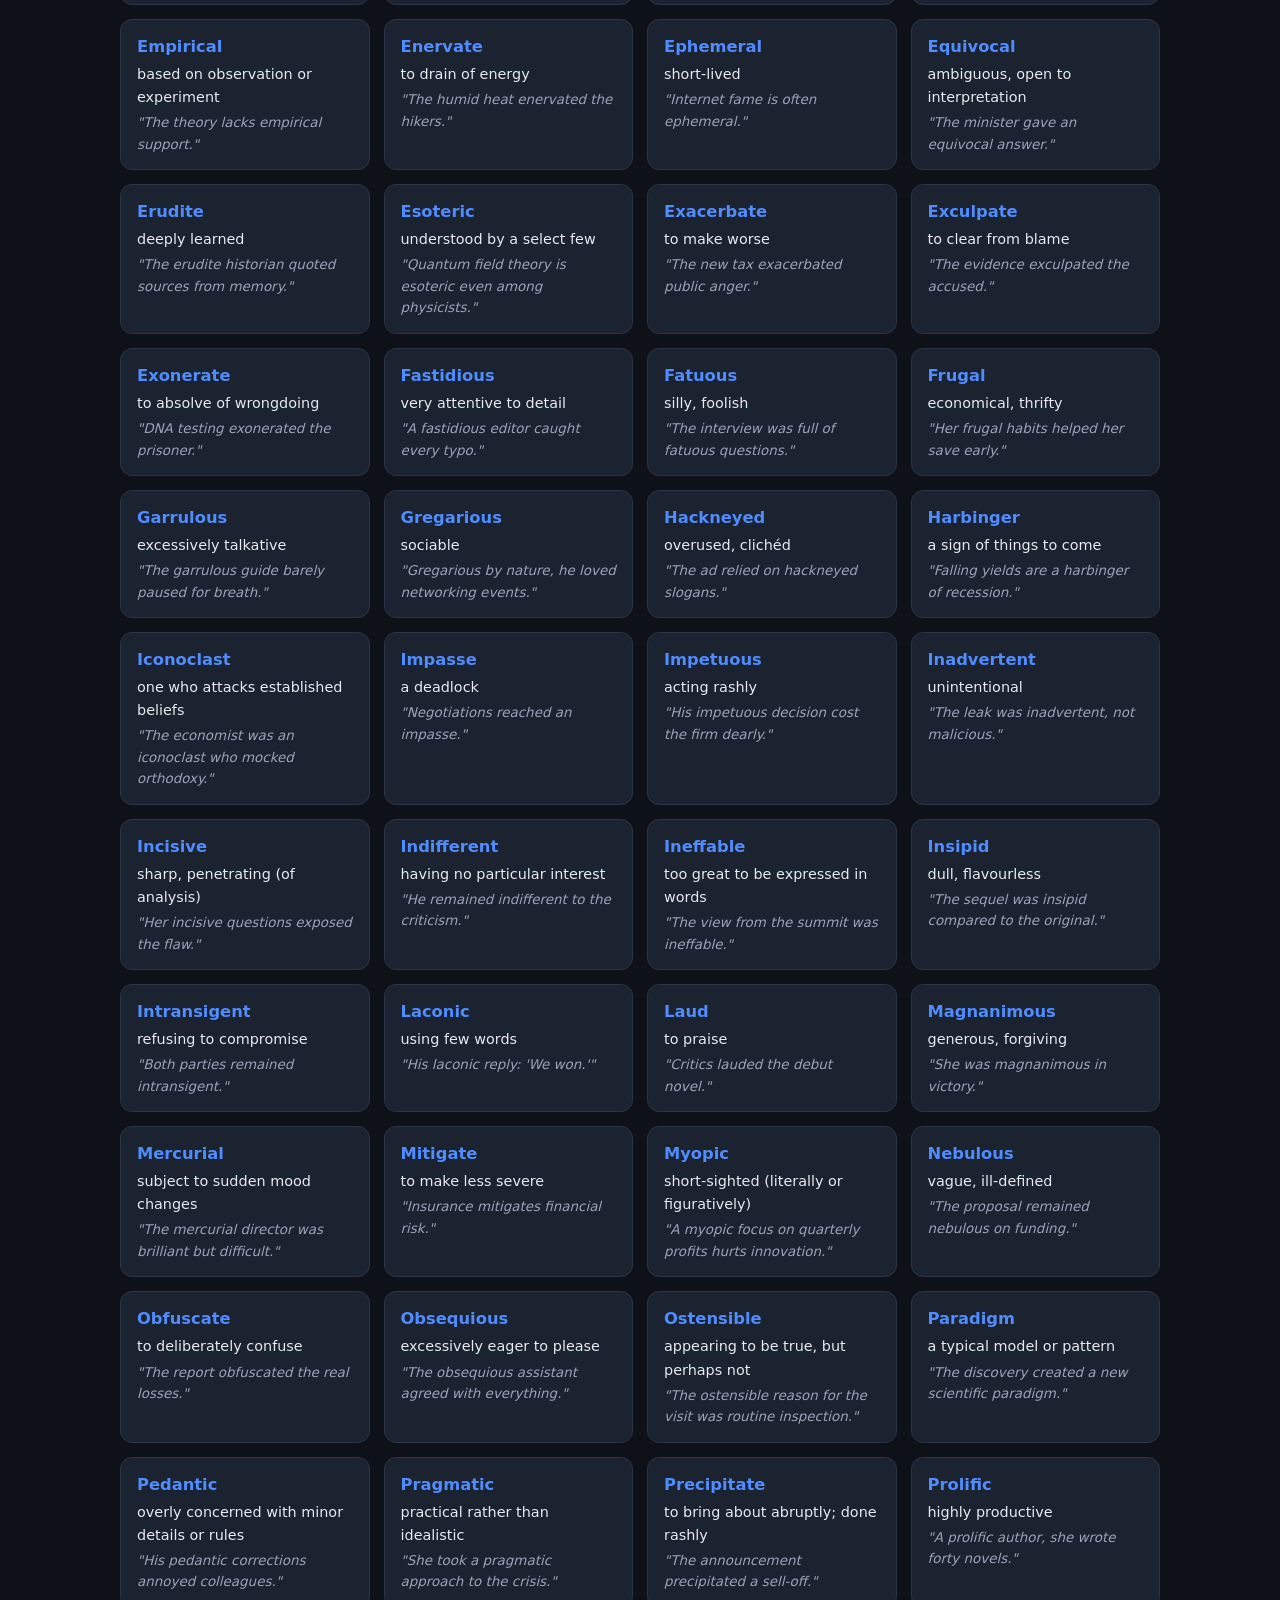
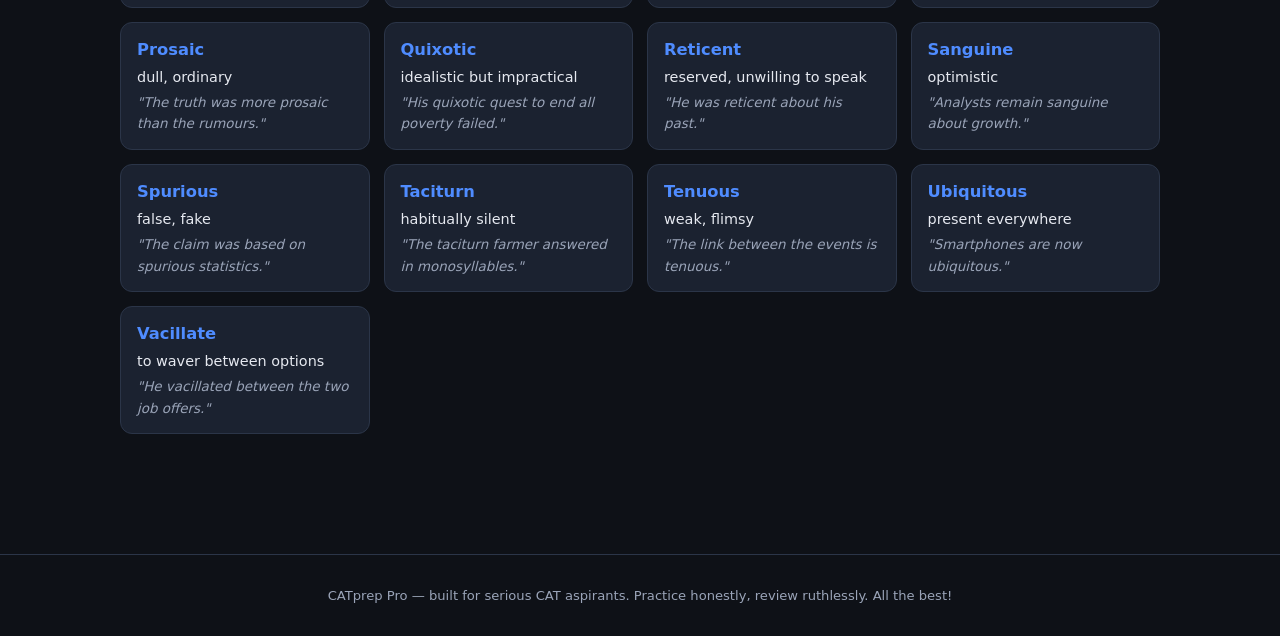
<file: cat-prep/varc.html>
<!DOCTYPE html>
<html lang="en">
<head>
  <meta charset="UTF-8">
  <meta name="viewport" content="width=device-width, initial-scale=1.0">
  <title>VARC — Vocabulary & Strategies — CATprep Pro</title>
  <link rel="stylesheet" href="css/style.css">
</head>
<body>
  <div class="wrap">
    <div class="hero" style="padding-top:26px;">
      <h1>VARC <em>Command Centre</em></h1>
      <p>Battle-tested strategies for Reading Comprehension and Verbal Ability, plus the 100 words that show up again and again in CAT passages and options.</p>
    </div>

    <h2 class="section-title">Strategies that actually move your percentile</h2>

    <details class="topic" open>
      <summary>Reading Comprehension — the 70% of VARC</summary>
      <div class="body"><ul>
        <li><strong>Read the passage first, fully, once.</strong> Question-first reading fails in CAT because most questions are inference-based, not fact-lookup. Read for structure: What is the author's point? How does each paragraph serve it?</li>
        <li><strong>Map the passage in one line per paragraph.</strong> Mentally tag each para: claim / evidence / counterargument / concession / conclusion. CAT questions are about this skeleton, not the details.</li>
        <li><strong>The author's opinion is gold.</strong> Underline (mentally) every evaluative word — "unfortunately", "remarkably", "critics argue... but". Tone and main-idea questions are decided by these.</li>
        <li><strong>Eliminate, don't select.</strong> Wrong options are wrong for findable reasons: too extreme (always/never/only), out of scope, distorted (right words, wrong relationship), or half-true. The right answer often feels bland — correct answers are defensible, not exciting.</li>
        <li><strong>Choose passages, not questions.</strong> In the first minute, skim all 4 passage openings and pick your best 3. A familiar topic + clear writing beats a short but dense passage.</li>
        <li><strong>Time budget:</strong> ~10 min per RC set (4 min reading, 6 min questions). If a question takes >90 seconds, mark and move.</li>
        <li><strong>Daily habit:</strong> one editorial (The Hindu / Indian Express / Aeon / Economist) every day, summarised in 3 sentences from memory. This single habit is worth more than any tricks.</li>
      </ul></div>
    </details>

    <details class="topic">
      <summary>Para Jumbles (TITA — no negative marking, always attempt)</summary>
      <div class="body"><ul>
        <li><strong>Find the opener:</strong> a sentence that introduces the topic without pronouns ("he", "this", "such") or connectives ("however", "therefore") pointing backwards.</li>
        <li><strong>Lock mandatory pairs:</strong> noun → pronoun, idea → example ("for instance"), claim → contrast ("but/however/yet"), cause → effect ("as a result", "thus").</li>
        <li><strong>Chronology and generality:</strong> general statements precede specific ones; earlier events precede later ones.</li>
        <li><strong>Verify by reading your final order aloud in your head</strong> — flow breaks are easier to hear than to see.</li>
        <li>Since these are TITA, attempt all of them — a 25% blind hit-rate costs nothing.</li>
      </ul></div>
    </details>

    <details class="topic">
      <summary>Para Summary questions</summary>
      <div class="body"><ul>
        <li>The right summary covers the <strong>whole</strong> passage, not just its most vivid sentence.</li>
        <li>Kill options that: add new information, pick one example as the main point, use extreme language absent in the passage, or reverse the author's stance.</li>
        <li>Write your own one-line summary <em>before</em> reading the options — then match. This immunises you against cleverly-worded traps.</li>
      </ul></div>
    </details>

    <details class="topic">
      <summary>Odd One Out</summary>
      <div class="body"><ul>
        <li>First find the theme connecting any three sentences confidently — the odd one is defined by the majority chain, not by "feel".</li>
        <li>The odd sentence usually shares <strong>keywords</strong> with the paragraph but breaks its <strong>logical chain</strong> (different time period, different subject, or a claim the paragraph never builds on).</li>
        <li>Test: can the remaining four be ordered into a coherent paragraph? If not, you removed the wrong one.</li>
      </ul></div>
    </details>

    <details class="topic">
      <summary>Vocabulary strategy — how to actually retain words</summary>
      <div class="body"><ul>
        <li>Learn words in <strong>context</strong> (the usage sentence), never as word-meaning pairs. CAT tests words inside passages and options, not in isolation.</li>
        <li>Batch of 10 words/day → self-quiz the previous 3 days' batches before starting a new one (spaced repetition).</li>
        <li>Group by <strong>charge</strong>: praise words (laud, magnanimous, sanguine) vs attack words (castigate, denigrate, diatribe) vs neutral-tone words (candid, pragmatic, empirical). Tone questions become trivial.</li>
        <li>Use each new word once in your own sentence — production beats recognition.</li>
      </ul></div>
    </details>

    <h2 class="section-title">The 100 most important CAT words <small>meaning + usage — 10 a day for 10 days</small></h2>
    <div style="margin-bottom:14px;">
      <input type="text" id="vocab-search" placeholder="Search words or meanings…" style="max-width:340px;">
    </div>
    <div class="grid cols-3" id="vocab-grid"></div>
  </div>

  <script src="js/data/vocab.js"></script>
  <script src="js/app.js"></script>
  <script>
    function renderVocab(filter) {
      const f = (filter || "").toLowerCase();
      document.getElementById("vocab-grid").innerHTML = VOCAB
        .filter(([w, m]) => !f || w.toLowerCase().includes(f) || m.toLowerCase().includes(f))
        .map(
          ([w, m, u]) => `<div class="card vocab-card">
            <div class="word">${w}</div>
            <div class="meaning">${m}</div>
            <div class="usage">"${u}"</div>
          </div>`
        )
        .join("") || '<p style="color:var(--text-dim)">No words match.</p>';
    }
    document.addEventListener("DOMContentLoaded", () => {
      renderVocab("");
      document.getElementById("vocab-search").addEventListener("input", (e) => renderVocab(e.target.value));
    });
  </script>
</body>
</html>
</file>
<file: cat-prep/css/style.css>
/* CATprep Pro — shared styles */
:root {
  --bg: #0e1117;
  --bg-soft: #161b24;
  --card: #1b2230;
  --card-hover: #212a3b;
  --border: #2b3548;
  --text: #e6e9f0;
  --text-dim: #9aa4b8;
  --accent: #4f8cff;
  --accent-soft: rgba(79, 140, 255, 0.14);
  --green: #34c98e;
  --red: #ef6161;
  --amber: #f0b34e;
  --purple: #a78bfa;
  --radius: 12px;
  --font: "Segoe UI", system-ui, -apple-system, Roboto, Helvetica, Arial, sans-serif;
}

* { box-sizing: border-box; }

body {
  margin: 0;
  font-family: var(--font);
  background: var(--bg);
  color: var(--text);
  line-height: 1.6;
}

a { color: var(--accent); text-decoration: none; }
a:hover { text-decoration: underline; }

/* ---------- Nav ---------- */
.nav {
  position: sticky;
  top: 0;
  z-index: 50;
  display: flex;
  align-items: center;
  gap: 4px;
  padding: 10px 20px;
  background: rgba(14, 17, 23, 0.92);
  backdrop-filter: blur(8px);
  border-bottom: 1px solid var(--border);
  flex-wrap: wrap;
}
.nav .brand {
  font-weight: 700;
  font-size: 1.05rem;
  color: var(--text);
  margin-right: 18px;
  white-space: nowrap;
}
.nav .brand span { color: var(--accent); }
.nav a.navlink {
  color: var(--text-dim);
  padding: 6px 12px;
  border-radius: 8px;
  font-size: 0.92rem;
  white-space: nowrap;
}
.nav a.navlink:hover { color: var(--text); background: var(--card); text-decoration: none; }
.nav a.navlink.active { color: var(--accent); background: var(--accent-soft); }

/* ---------- Layout ---------- */
.wrap { max-width: 1080px; margin: 0 auto; padding: 28px 20px 80px; }
.wrap-narrow { max-width: 820px; }

.hero { text-align: center; padding: 46px 16px 30px; }
.hero h1 { font-size: 2.3rem; margin: 0 0 10px; }
.hero h1 em { color: var(--accent); font-style: normal; }
.hero p { color: var(--text-dim); max-width: 640px; margin: 0 auto; }

h2.section-title { font-size: 1.35rem; margin: 34px 0 14px; }
h2.section-title small { color: var(--text-dim); font-weight: 400; font-size: 0.85rem; margin-left: 8px; }

/* ---------- Cards ---------- */
.grid { display: grid; gap: 14px; }
.grid.cols-2 { grid-template-columns: repeat(auto-fit, minmax(300px, 1fr)); }
.grid.cols-3 { grid-template-columns: repeat(auto-fit, minmax(240px, 1fr)); }
.grid.cols-4 { grid-template-columns: repeat(auto-fit, minmax(190px, 1fr)); }

.card {
  background: var(--card);
  border: 1px solid var(--border);
  border-radius: var(--radius);
  padding: 18px;
}
a.card { color: var(--text); display: block; }
a.card:hover { background: var(--card-hover); text-decoration: none; }
.card h3 { margin: 0 0 6px; font-size: 1.05rem; }
.card p { margin: 0; color: var(--text-dim); font-size: 0.9rem; }
.card .icon { font-size: 1.5rem; margin-bottom: 8px; display: block; }

.badge {
  display: inline-block;
  padding: 2px 10px;
  border-radius: 999px;
  font-size: 0.75rem;
  font-weight: 600;
  background: var(--accent-soft);
  color: var(--accent);
  margin-bottom: 8px;
}
.badge.green { background: rgba(52, 201, 142, 0.14); color: var(--green); }
.badge.amber { background: rgba(240, 179, 78, 0.14); color: var(--amber); }
.badge.purple { background: rgba(167, 139, 250, 0.14); color: var(--purple); }
.badge.red { background: rgba(239, 97, 97, 0.14); color: var(--red); }

/* ---------- Buttons & inputs ---------- */
.btn {
  display: inline-block;
  border: none;
  border-radius: 9px;
  background: var(--accent);
  color: #fff;
  font-family: var(--font);
  font-size: 0.95rem;
  font-weight: 600;
  padding: 10px 20px;
  cursor: pointer;
}
.btn:hover { filter: brightness(1.1); }
.btn:disabled { opacity: 0.5; cursor: not-allowed; }
.btn.secondary { background: var(--card); border: 1px solid var(--border); color: var(--text); }
.btn.secondary:hover { background: var(--card-hover); }
.btn.green { background: var(--green); color: #08281c; }
.btn.red { background: var(--red); }
.btn.small { padding: 6px 12px; font-size: 0.85rem; }

textarea, input[type="text"], input[type="number"], input[type="password"], input[type="date"], select {
  width: 100%;
  background: var(--bg-soft);
  border: 1px solid var(--border);
  border-radius: 9px;
  color: var(--text);
  font-family: var(--font);
  font-size: 0.95rem;
  padding: 10px 12px;
}
textarea { min-height: 110px; resize: vertical; }
textarea:focus, input:focus, select:focus { outline: 2px solid var(--accent); outline-offset: -1px; }
label.field-label { display: block; font-size: 0.85rem; color: var(--text-dim); margin: 14px 0 6px; font-weight: 600; }

/* ---------- Tables ---------- */
.table-scroll { overflow-x: auto; }
table.data {
  width: 100%;
  border-collapse: collapse;
  font-size: 0.92rem;
}
table.data th, table.data td {
  text-align: left;
  padding: 9px 12px;
  border-bottom: 1px solid var(--border);
  vertical-align: top;
}
table.data th { color: var(--text-dim); font-weight: 600; font-size: 0.82rem; text-transform: uppercase; letter-spacing: 0.04em; }

/* ---------- Formula / content blocks ---------- */
details.topic {
  background: var(--card);
  border: 1px solid var(--border);
  border-radius: var(--radius);
  margin-bottom: 12px;
  overflow: hidden;
}
details.topic summary {
  cursor: pointer;
  padding: 15px 18px;
  font-weight: 600;
  font-size: 1.02rem;
  list-style: none;
}
details.topic summary::-webkit-details-marker { display: none; }
details.topic summary::after { content: "▸"; float: right; color: var(--text-dim); transition: transform 0.15s; }
details.topic[open] summary::after { transform: rotate(90deg); }
details.topic .body { padding: 0 18px 16px; color: var(--text); }
details.topic .body ul { margin: 6px 0; padding-left: 22px; }
details.topic .body li { margin: 5px 0; }
.formula {
  background: var(--bg-soft);
  border: 1px solid var(--border);
  border-radius: 8px;
  padding: 3px 8px;
  font-family: "Cambria Math", Georgia, serif;
  display: inline-block;
  margin: 2px 0;
}

/* ---------- Mock player ---------- */
.mock-top {
  display: flex;
  justify-content: space-between;
  align-items: center;
  gap: 10px;
  flex-wrap: wrap;
  padding: 12px 0;
  border-bottom: 1px solid var(--border);
  margin-bottom: 18px;
}
.timer {
  font-size: 1.25rem;
  font-weight: 700;
  font-variant-numeric: tabular-nums;
  background: var(--card);
  border: 1px solid var(--border);
  border-radius: 9px;
  padding: 6px 16px;
}
.timer.low { color: var(--red); border-color: var(--red); }

.mock-layout { display: grid; grid-template-columns: 1fr 230px; gap: 20px; }
@media (max-width: 800px) { .mock-layout { grid-template-columns: 1fr; } }

.passage-box {
  background: var(--bg-soft);
  border: 1px solid var(--border);
  border-radius: var(--radius);
  padding: 16px 18px;
  font-size: 0.93rem;
  margin-bottom: 16px;
  white-space: pre-wrap;
  max-height: 340px;
  overflow-y: auto;
}
.q-text { font-size: 1.02rem; margin-bottom: 16px; white-space: pre-wrap; }
.option {
  display: flex;
  gap: 10px;
  align-items: flex-start;
  background: var(--card);
  border: 1px solid var(--border);
  border-radius: 9px;
  padding: 11px 14px;
  margin-bottom: 9px;
  cursor: pointer;
}
.option:hover { background: var(--card-hover); }
.option.selected { border-color: var(--accent); background: var(--accent-soft); }
.option.correct { border-color: var(--green); background: rgba(52, 201, 142, 0.12); }
.option.wrong { border-color: var(--red); background: rgba(239, 97, 97, 0.12); }
.option input { margin-top: 4px; }

.palette { display: grid; grid-template-columns: repeat(auto-fill, minmax(38px, 1fr)); gap: 7px; }
.pal-btn {
  aspect-ratio: 1;
  border-radius: 8px;
  border: 1px solid var(--border);
  background: var(--card);
  color: var(--text);
  font-weight: 600;
  cursor: pointer;
  font-size: 0.85rem;
}
.pal-btn.current { outline: 2px solid var(--accent); }
.pal-btn.answered { background: var(--green); color: #08281c; border-color: var(--green); }
.pal-btn.marked { background: var(--purple); color: #1d1440; border-color: var(--purple); }

.solution-box {
  background: var(--bg-soft);
  border-left: 3px solid var(--green);
  border-radius: 0 9px 9px 0;
  padding: 12px 16px;
  margin-top: 14px;
  font-size: 0.92rem;
  white-space: pre-wrap;
}

/* ---------- AI output ---------- */
.ai-output {
  background: var(--bg-soft);
  border: 1px solid var(--border);
  border-radius: var(--radius);
  padding: 18px;
  margin-top: 16px;
  font-size: 0.95rem;
  white-space: pre-wrap;
  word-wrap: break-word;
}
.ai-output:empty { display: none; }
.ai-output strong { color: var(--accent); }

.notice {
  background: var(--accent-soft);
  border: 1px solid rgba(79, 140, 255, 0.35);
  border-radius: 9px;
  padding: 12px 16px;
  font-size: 0.88rem;
  color: var(--text);
  margin: 14px 0;
}
.notice.warn { background: rgba(240, 179, 78, 0.1); border-color: rgba(240, 179, 78, 0.4); }

.img-preview { max-width: 100%; max-height: 260px; border-radius: 9px; border: 1px solid var(--border); margin-top: 10px; display: none; }

.spinner {
  display: inline-block;
  width: 16px; height: 16px;
  border: 2px solid rgba(255,255,255,0.3);
  border-top-color: #fff;
  border-radius: 50%;
  animation: spin 0.8s linear infinite;
  vertical-align: -3px;
  margin-right: 8px;
}
@keyframes spin { to { transform: rotate(360deg); } }

.mic-active { background: var(--red) !important; }

/* vocab */
.vocab-card { padding: 14px 16px; }
.vocab-card .word { font-weight: 700; font-size: 1.02rem; color: var(--accent); }
.vocab-card .meaning { font-size: 0.9rem; margin: 3px 0; }
.vocab-card .usage { font-size: 0.84rem; color: var(--text-dim); font-style: italic; }

footer.site { text-align: center; color: var(--text-dim); font-size: 0.82rem; padding: 30px 16px; border-top: 1px solid var(--border); margin-top: 40px; }
</file>
